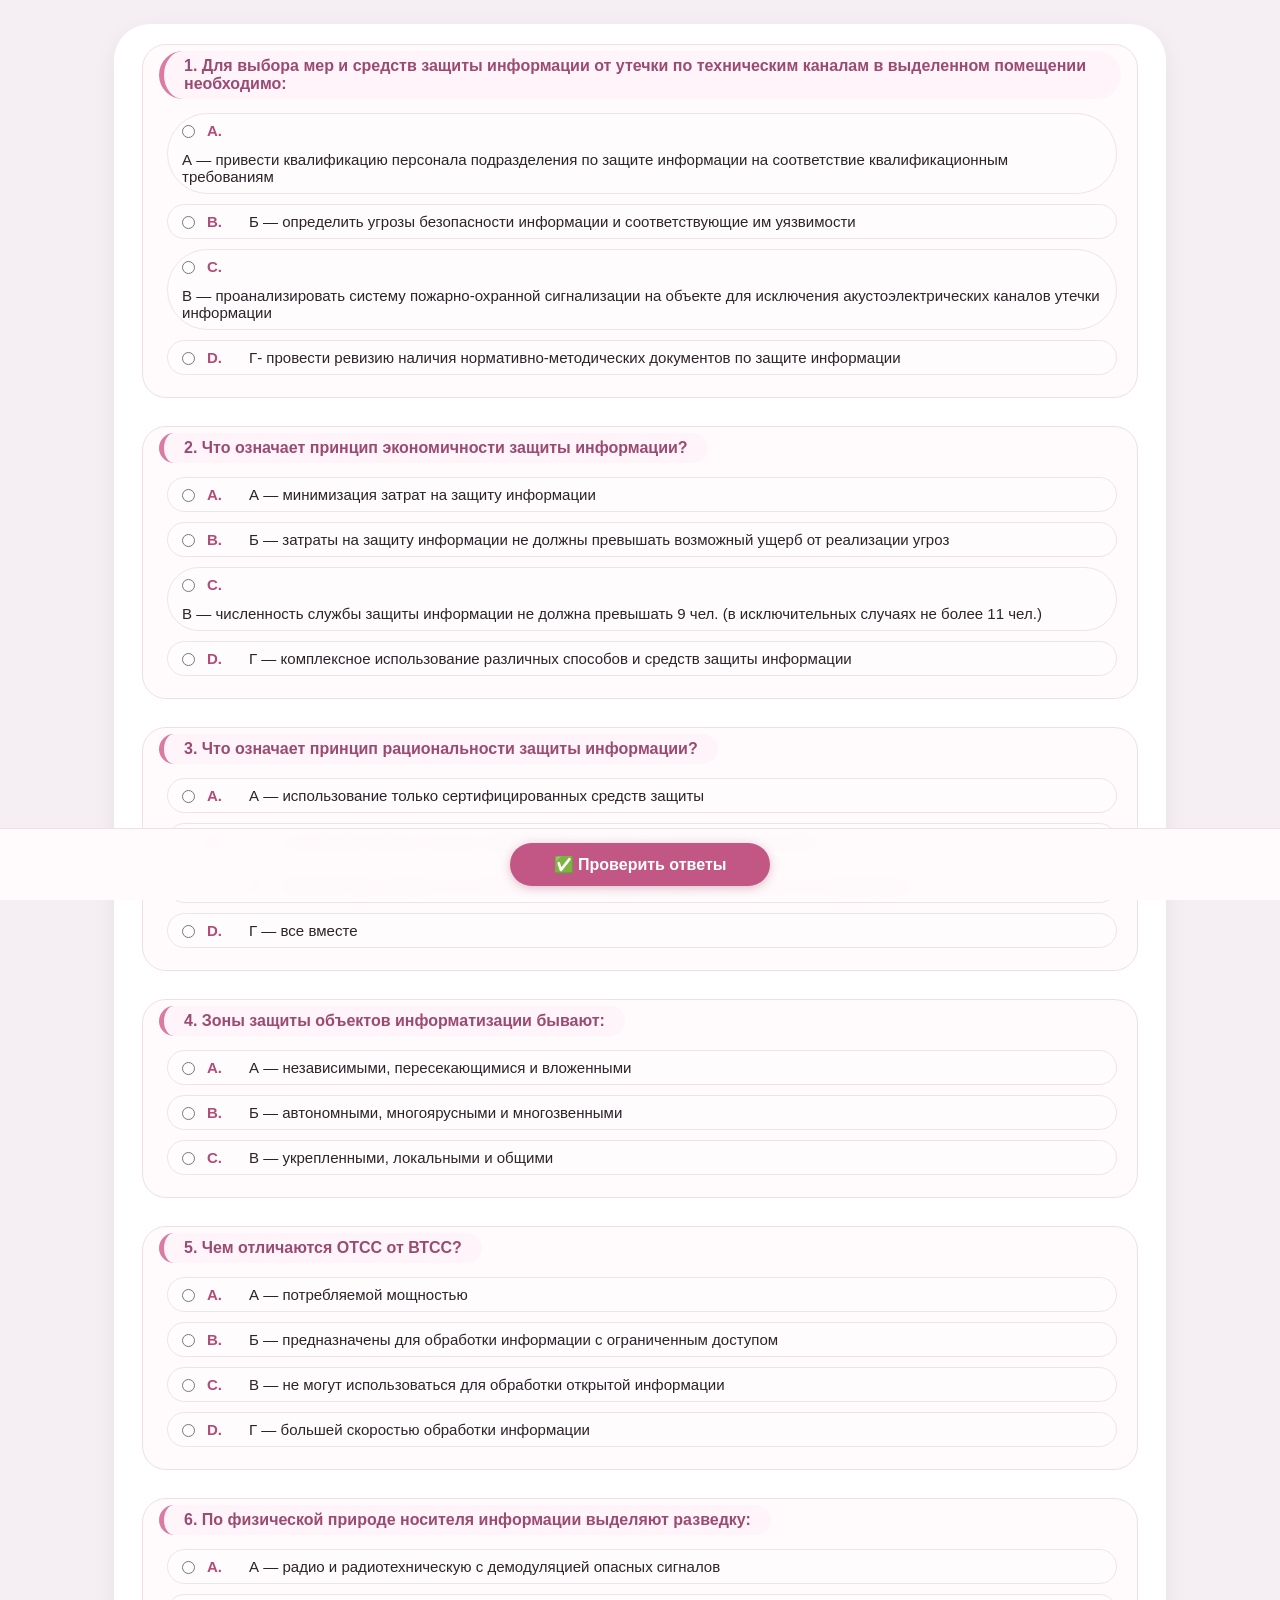
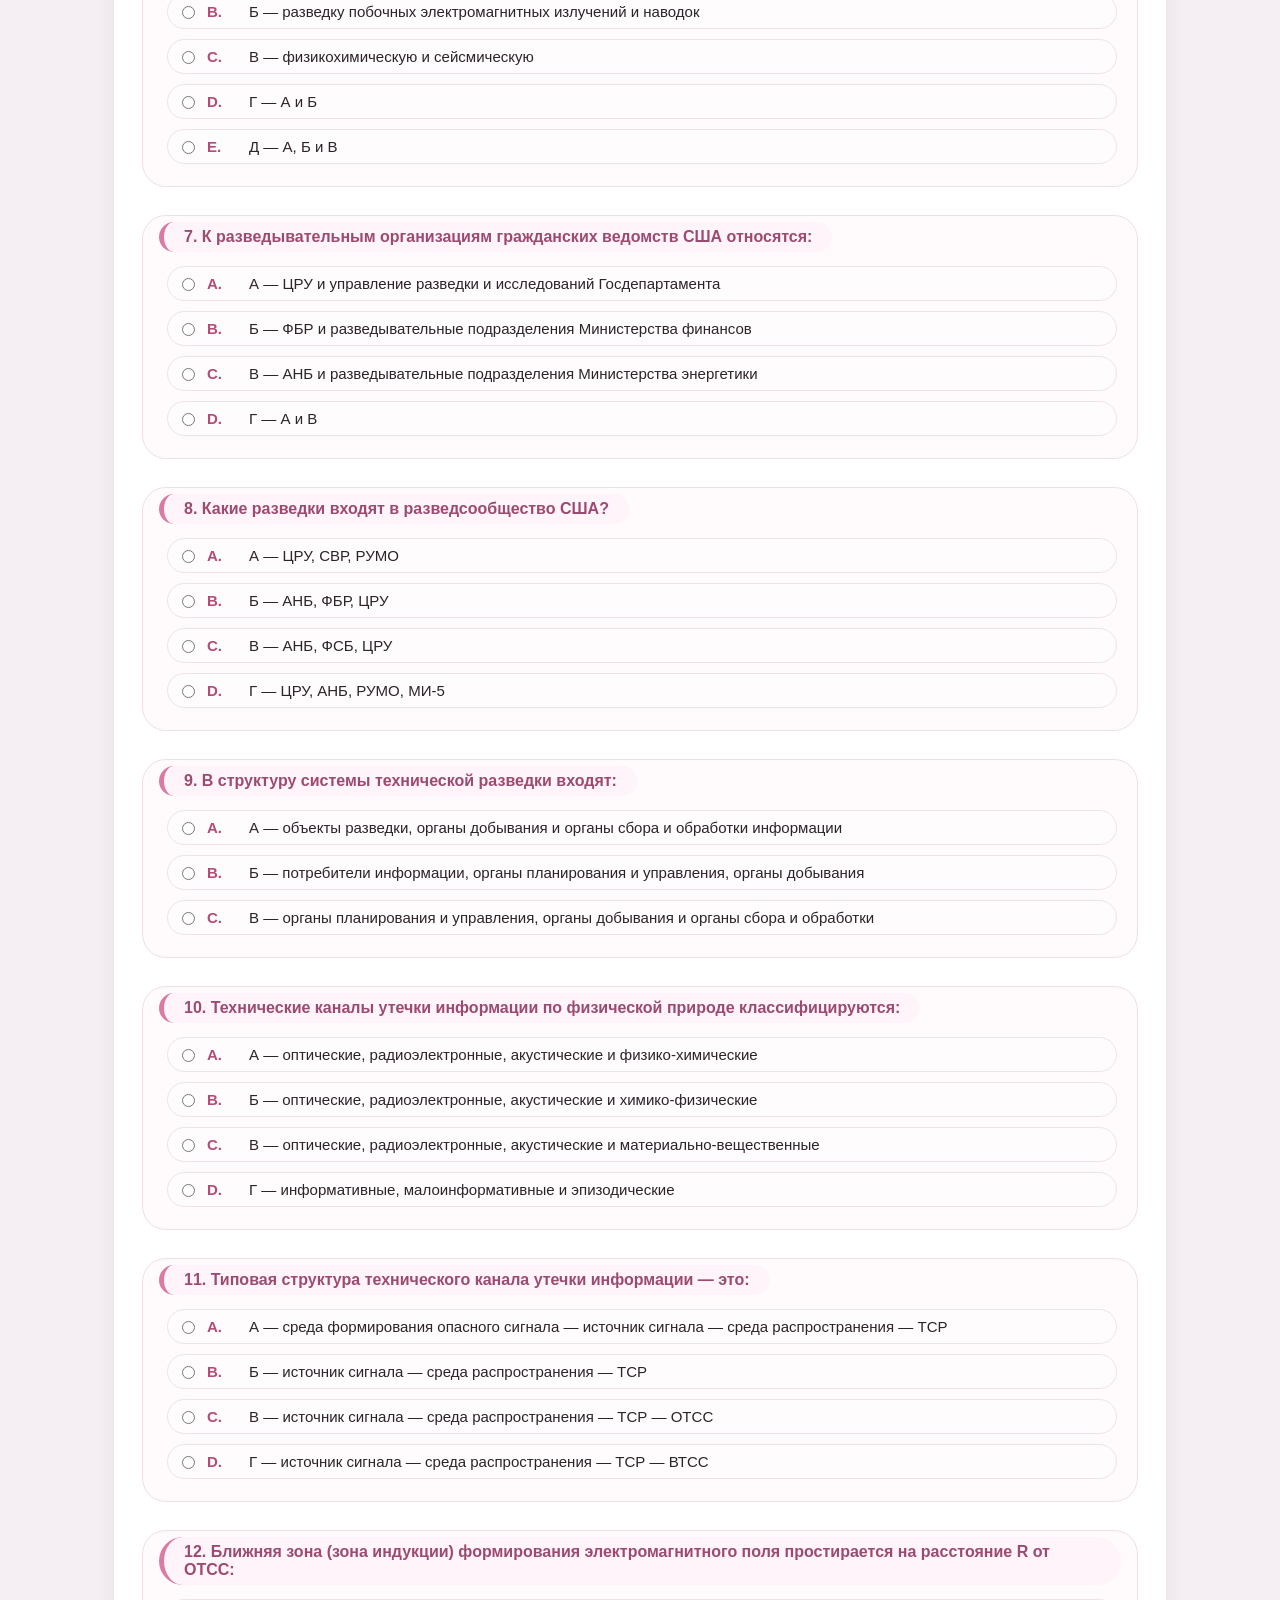
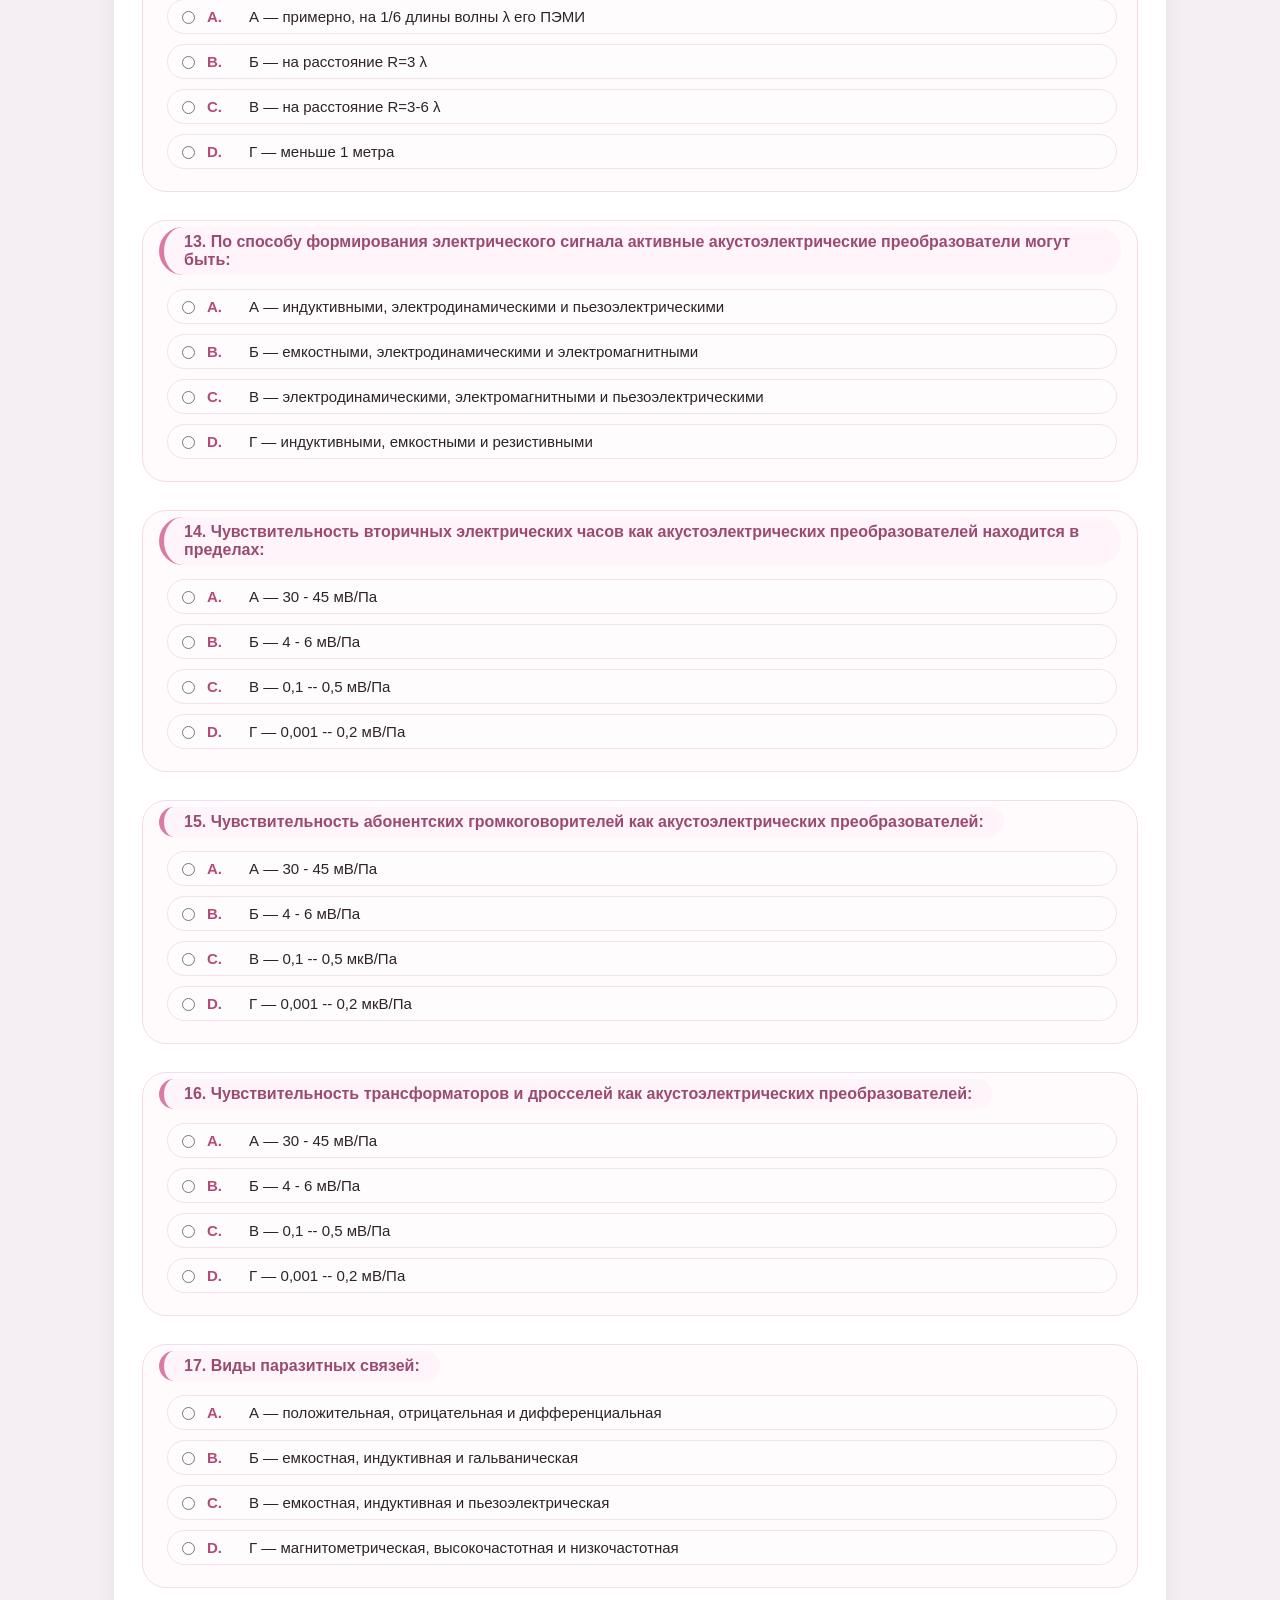
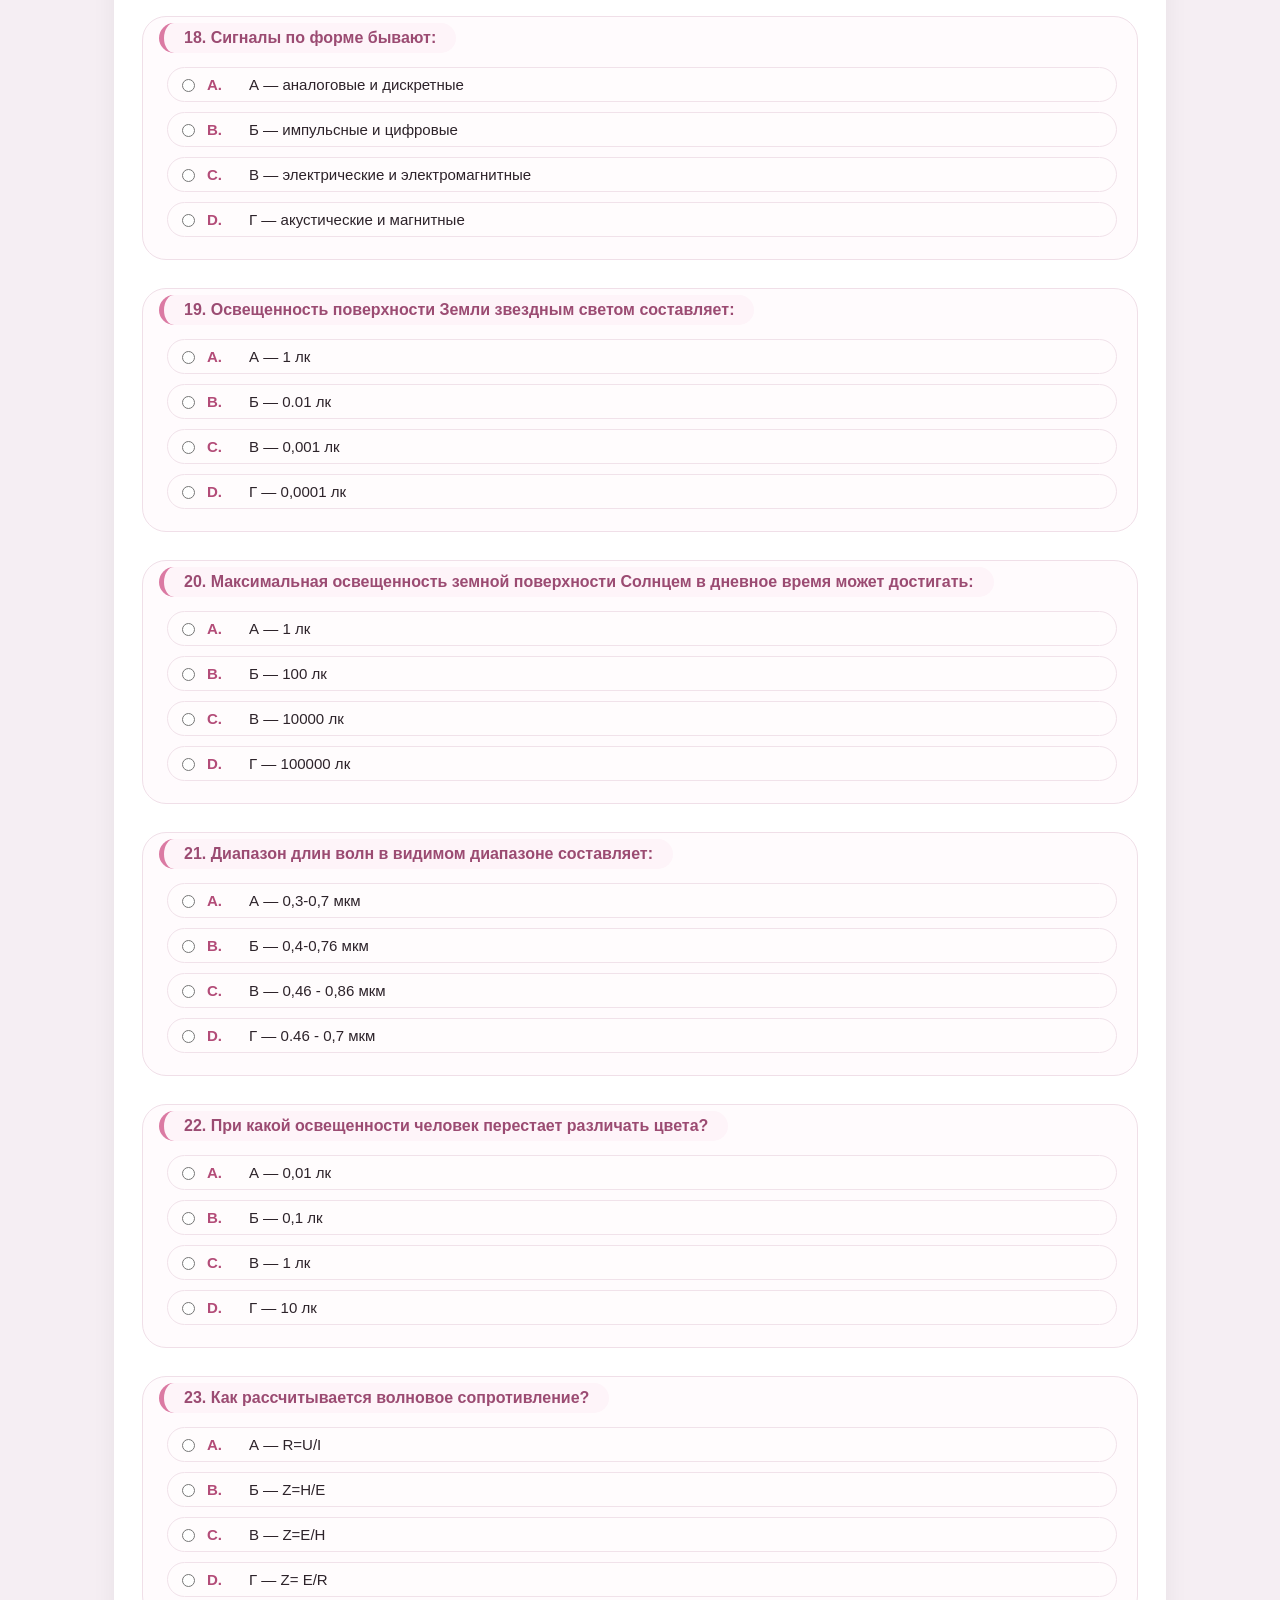
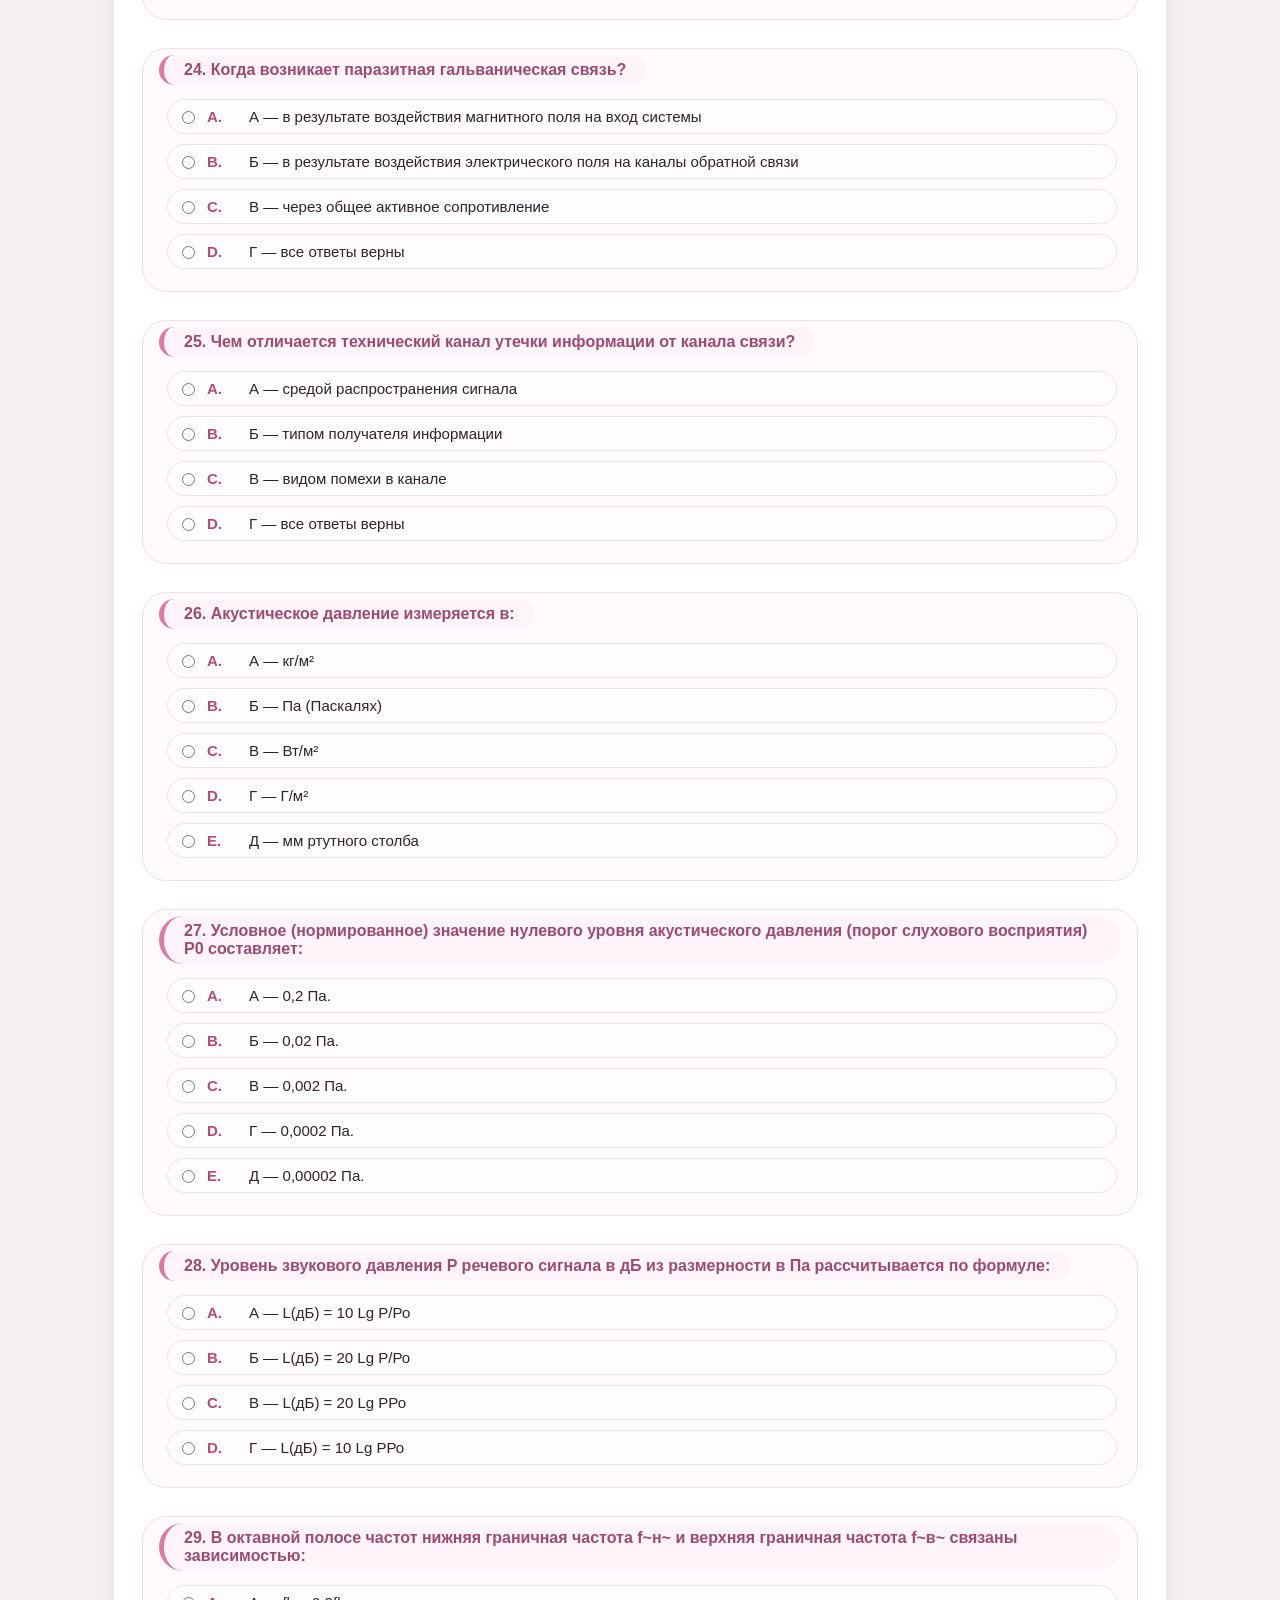
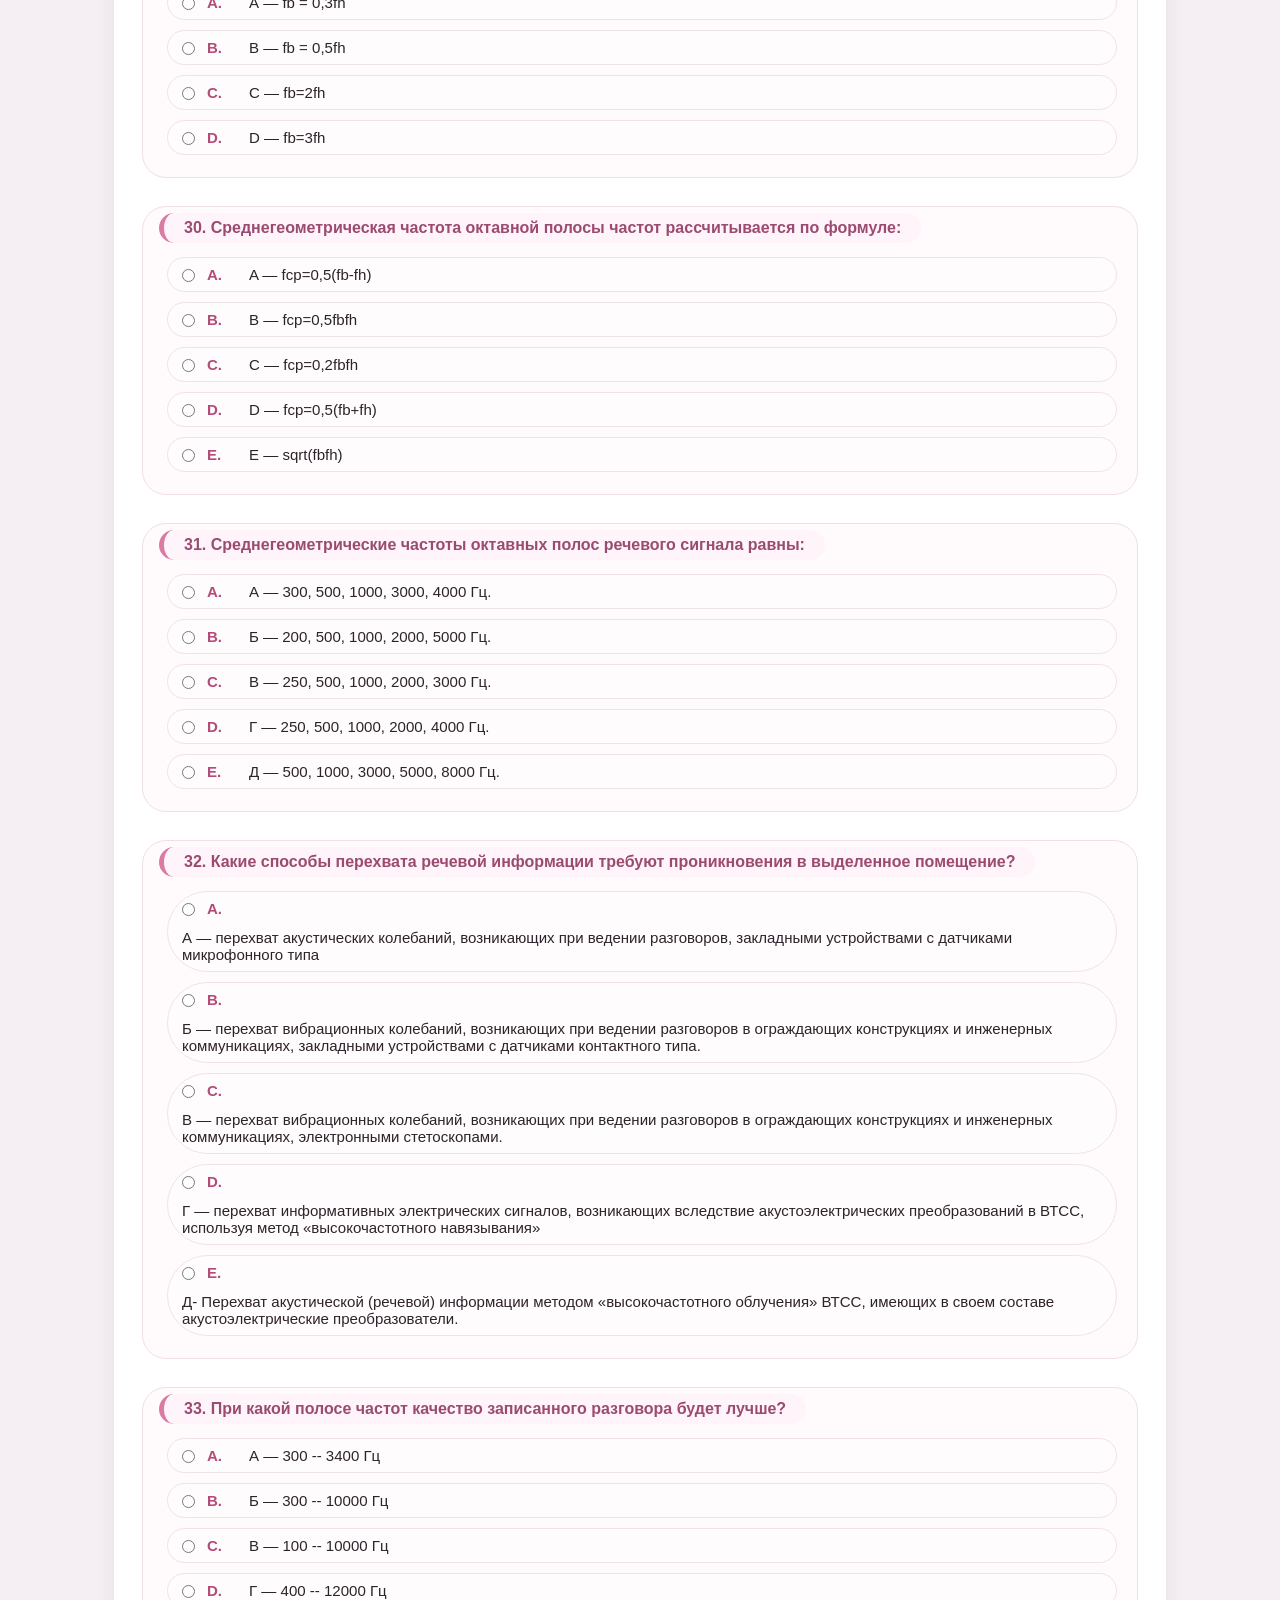
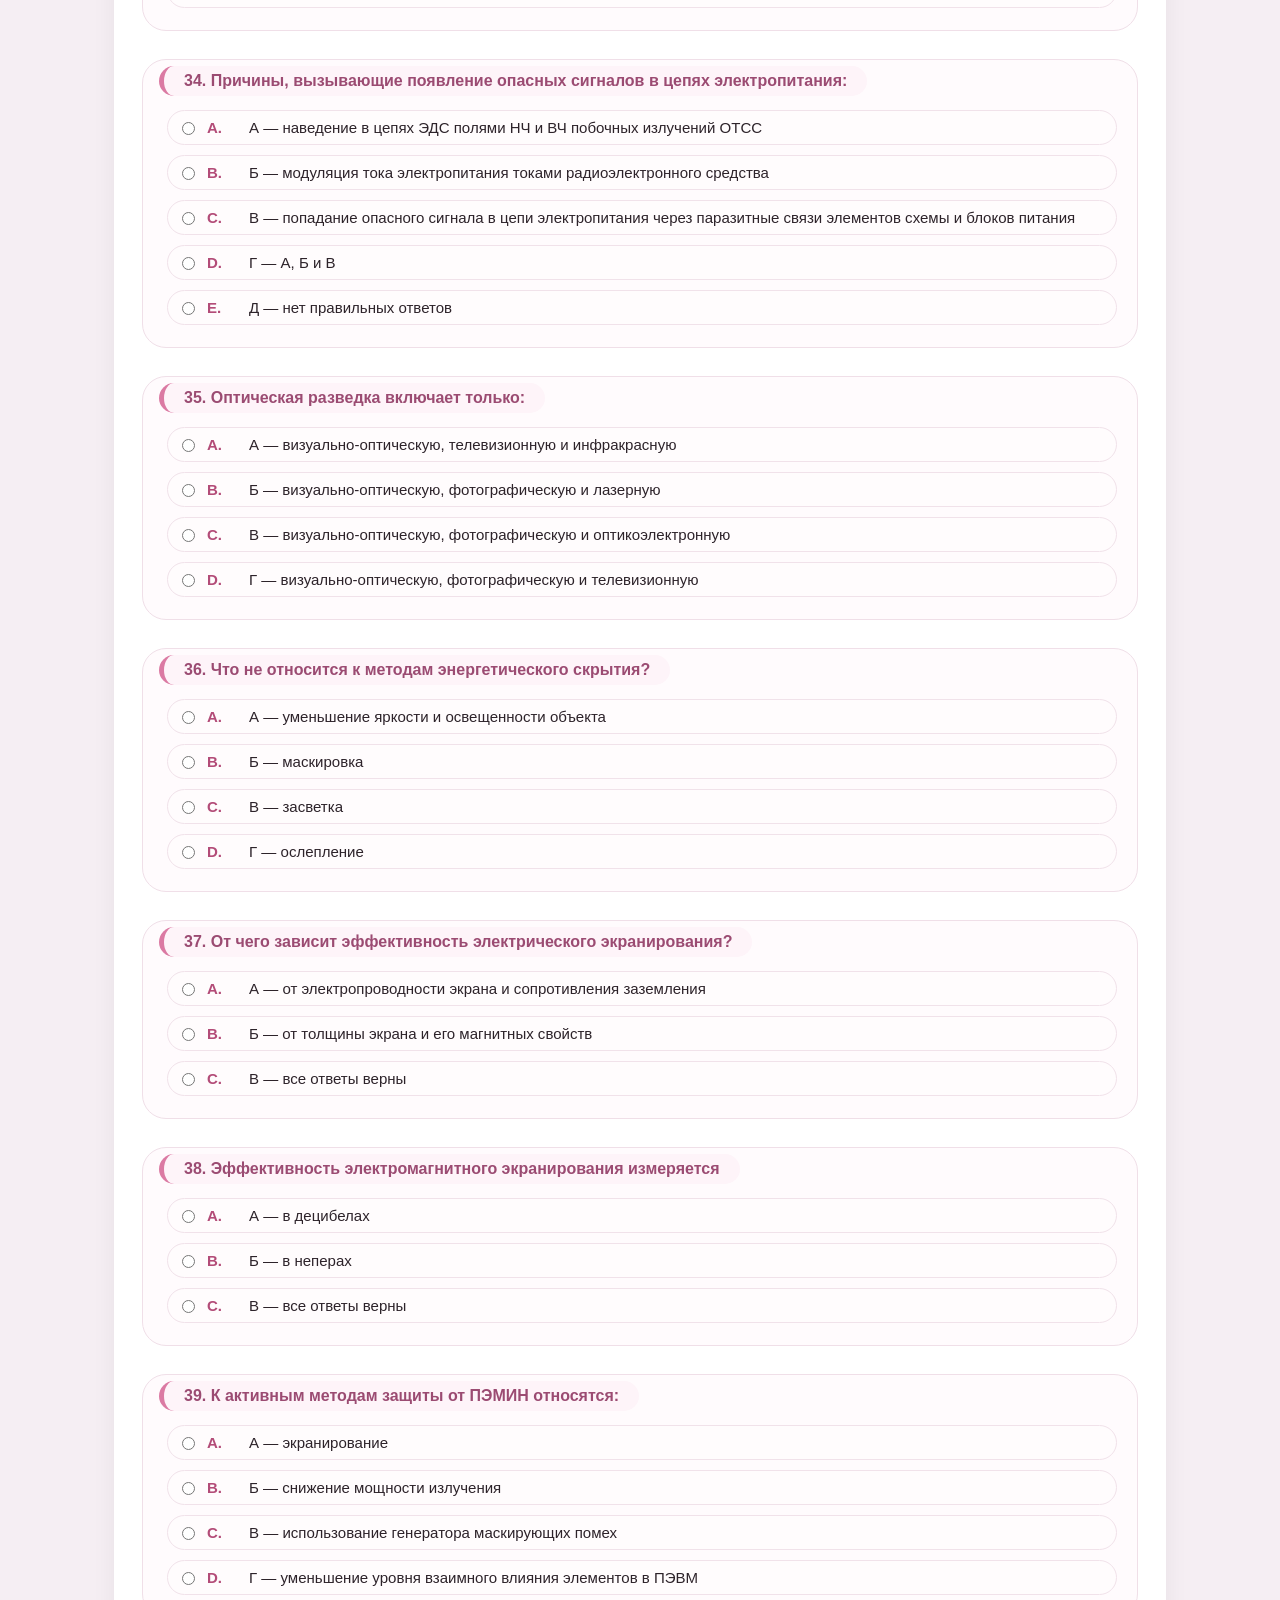
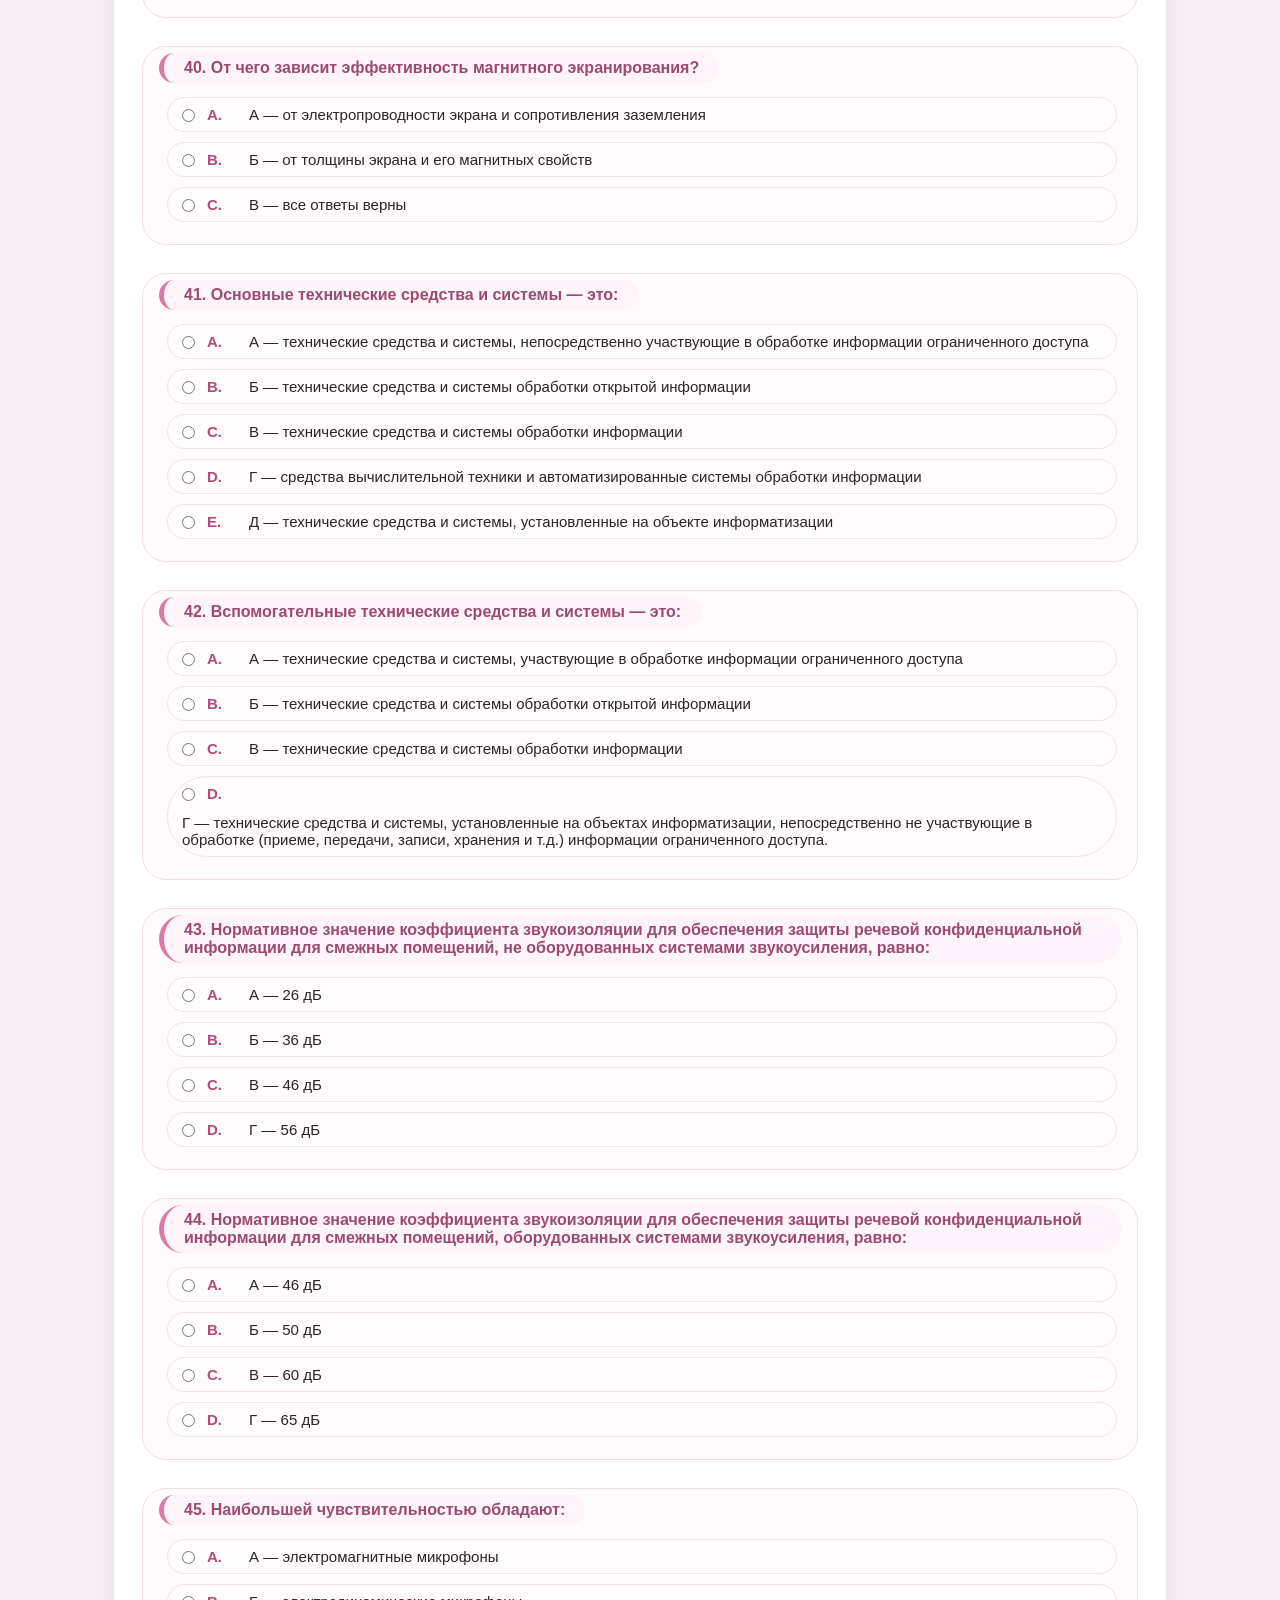
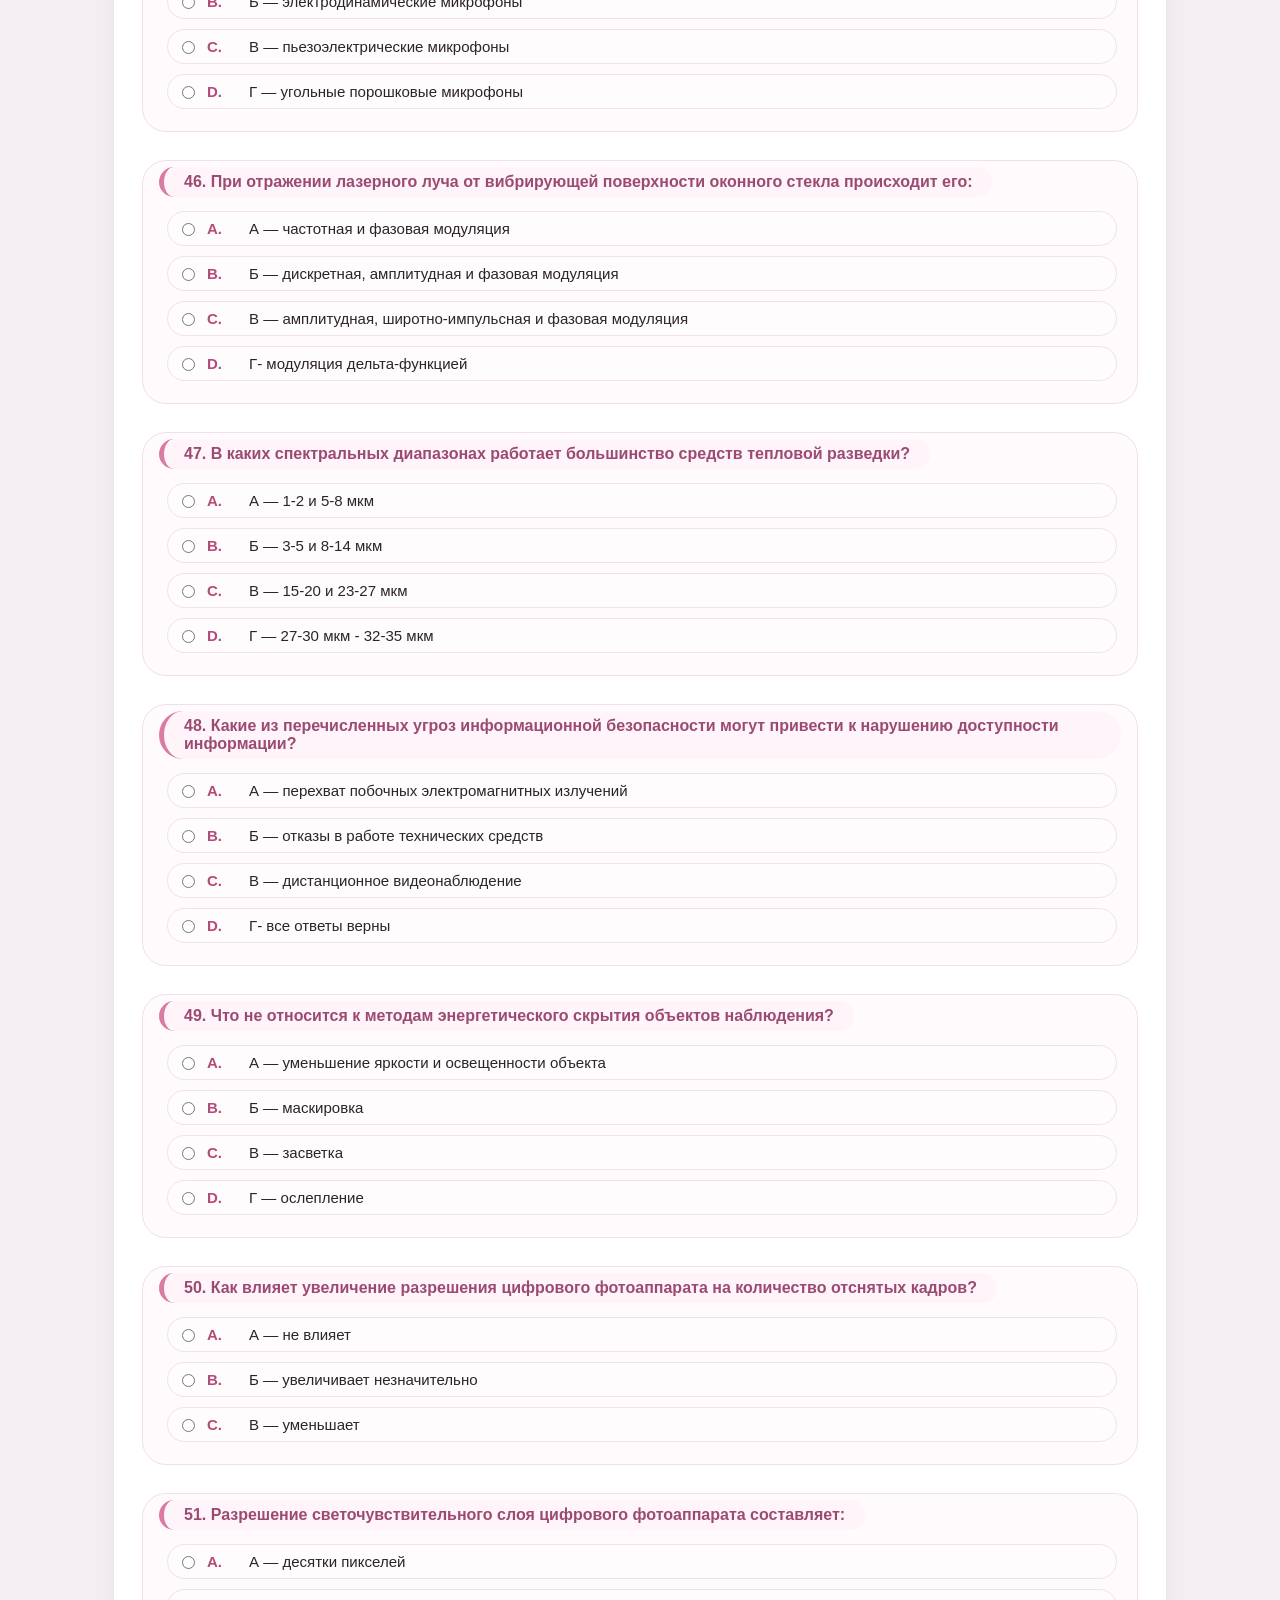
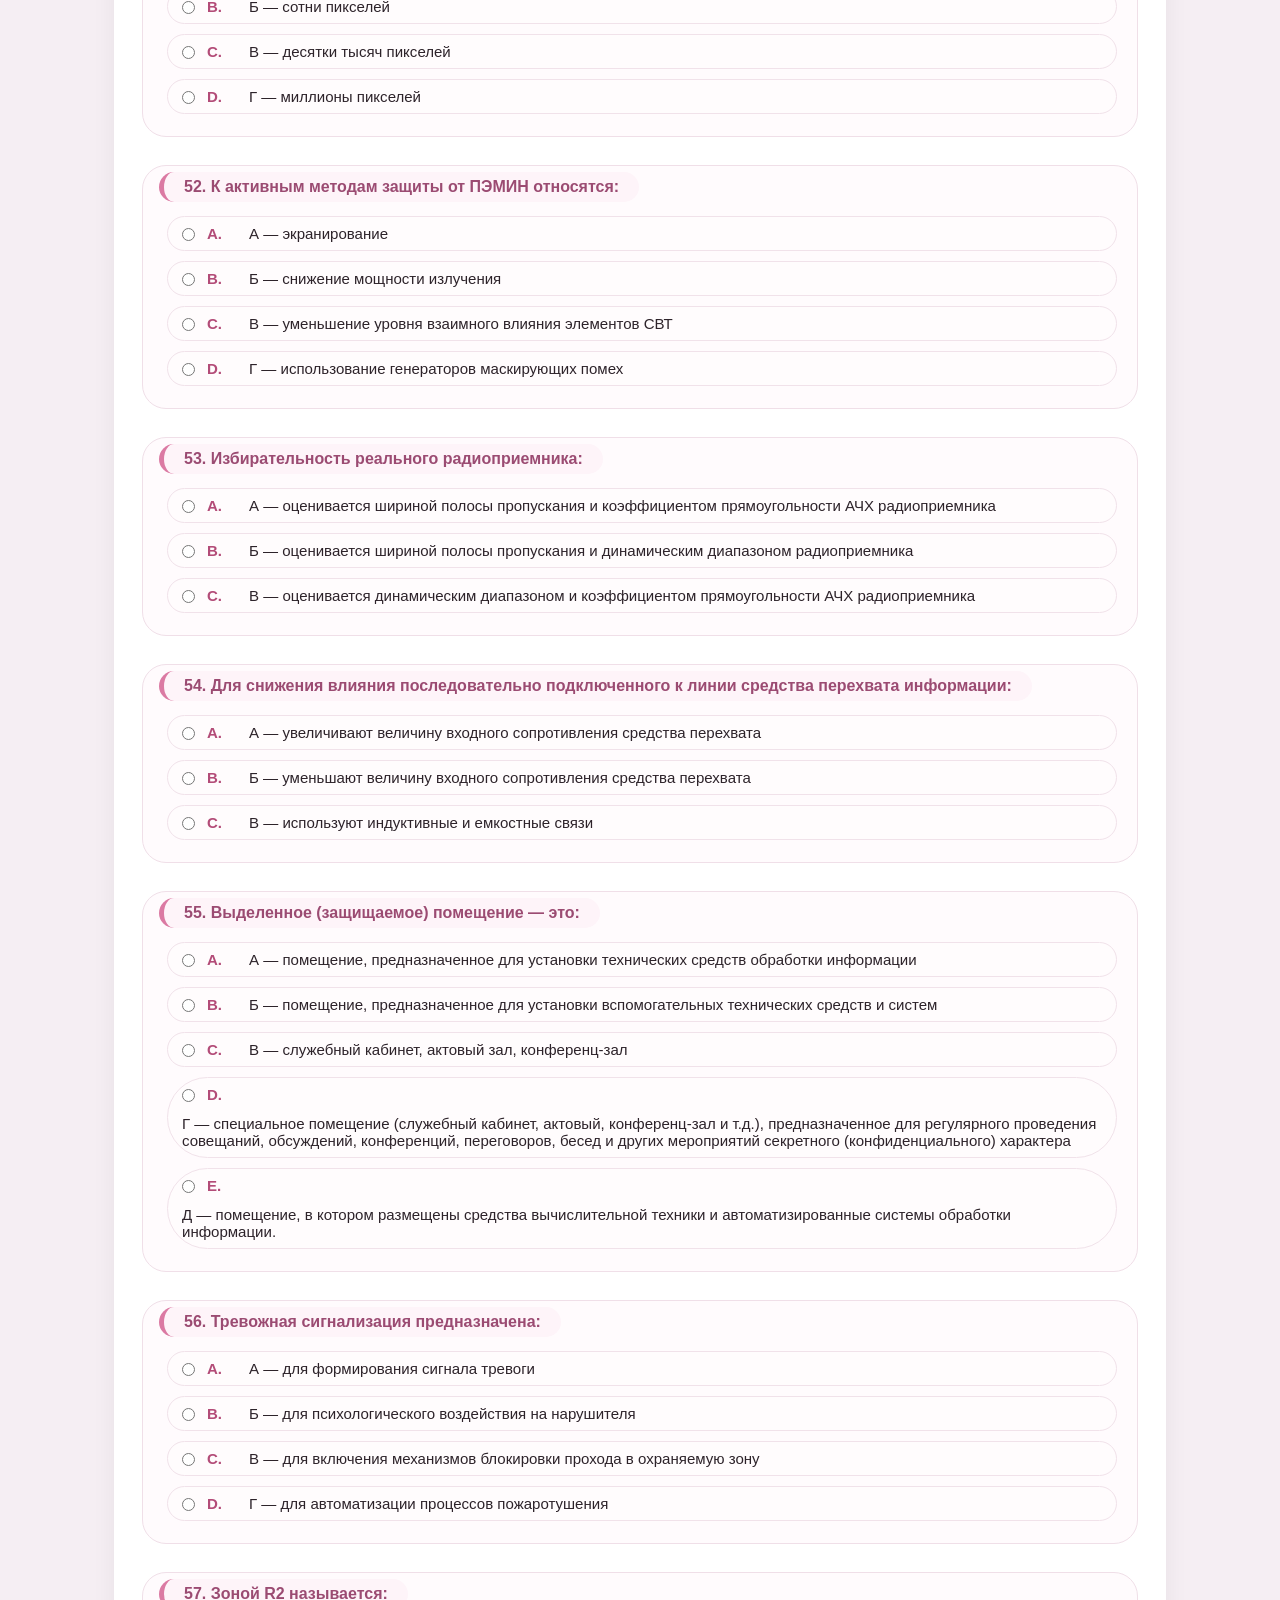
<file: index.html>
<!DOCTYPE html>
<html lang="ru">
<head>
    <meta charset="UTF-8">
    <meta name="viewport" content="width=device-width, initial-scale=1.0, user-scalable=yes">
    <title>Тест: Защита информации от утечки по техническим каналам</title>
    <style>
        * { margin: 0; padding: 0; box-sizing: border-box; }
        body {
            background: #f5eef3;
            font-family: 'Segoe UI', Roboto, sans-serif;
            color: #2d232a;
            padding-bottom: 90px;
        }
        .test-container { max-width: 1100px; margin: 0 auto; padding: 24px 24px 20px; }
        .questions-wrapper {
            background: #ffffff;
            border-radius: 36px;
            box-shadow: 0 8px 24px rgba(0,0,0,0.06);
            padding: 20px 28px;
        }
        .question-card {
            background: #fffbfd;
            border-radius: 24px;
            margin-bottom: 28px;
            padding: 6px 0 12px 0;
            border: 1px solid #f0dfe8;
        }
        .q-title {
            font-weight: 700;
            font-size: 1rem;
            color: #9b4b72;
            background: #fef4f9;
            padding: 6px 20px;
            border-radius: 32px;
            margin-bottom: 14px;
            margin-left: 16px;
            margin-right: 16px;
            display: inline-block;
            border-left: 5px solid #db7aa3;
        }
        .options-list { list-style: none; padding-left: 24px; padding-right: 20px; }
        .options-list li { margin-bottom: 10px; }
        .option-label {
            display: flex;
            align-items: flex-start;
            gap: 12px;
            cursor: pointer;
            padding: 8px 14px;
            border-radius: 48px;
            transition: background 0.15s;
            font-size: 0.94rem;
            background: #fffcfd;
            border: 1px solid #f1e2ea;
            flex-wrap: wrap;
        }
        .option-label:hover { background: #fceef5; }
        input[type="radio"] { margin-top: 3px; flex-shrink: 0; accent-color: #c25785; }
        .opt-letter { font-weight: 600; color: #b34c78; min-width: 30px; }
        .option-img {
            display: inline-block;
            margin-top: 8px;
            margin-left: 42px;
            border-radius: 12px;
            background: #fefafc;
            padding: 8px;
            border: 1px solid #eedbe5;
        }
        .option-img img { display: block; max-width: 50%; height: auto; border-radius: 8px; }
        .correct-opt { background: #d4efdf !important; border-left: 5px solid #2a7f5e !important; }
        .wrong-opt { background: #ffe3ea !important; border-left: 5px solid #d1456b !important; }
        .hint-message {
            font-size: 0.78rem;
            color: #2c6e4f;
            margin-top: 6px;
            margin-left: 48px;
            background: #eaf9f0;
            display: inline-block;
            padding: 4px 16px;
            border-radius: 30px;
        }
        .result-panel {
            background: #faf0f5;
            border-radius: 32px;
            padding: 16px 28px;
            margin-top: 20px;
            text-align: center;
            border-left: 6px solid #c25785;
        }
        .result-score { font-size: 1.8rem; font-weight: 800; color: #a13e66; }
        .bottom-bar {
            position: fixed;
            bottom: 0;
            left: 0;
            right: 0;
            background: rgba(255,250,252,0.96);
            backdrop-filter: blur(8px);
            border-top: 1px solid #f0dfe8;
            padding: 14px 20px;
            display: flex;
            justify-content: center;
            z-index: 100;
        }
        .check-btn {
            background: #c25785;
            border: none;
            padding: 12px 36px;
            font-size: 1rem;
            font-weight: 700;
            color: white;
            border-radius: 60px;
            cursor: pointer;
            width: 260px;
            transition: 0.2s;
            font-family: inherit;
            box-shadow: 0 2px 10px rgba(155,50,90,0.3);
        }
        .check-btn:hover { background: #a54470; transform: scale(1.02); }
    </style>
</head>
<body>
<div class="test-container">
    <div class="questions-wrapper" id="questionsRoot"></div>
    <div id="resultArea" class="result-panel" style="display: none;"></div>
</div>
<div class="bottom-bar">
    <button class="check-btn" id="checkBtn">✅ Проверить ответы</button>
</div>

<script>
// ==============================================================
// ВСЕ 130 ВОПРОСОВ ИЗ ВАШЕГО ФАЙЛА (ПОЛНОСТЬЮ, БЕЗ ПРОПУСКОВ)
// ==============================================================

const QUESTIONS = [
{text:"Для выбора мер и средств защиты информации от утечки по техническим каналам в выделенном помещении необходимо:",options:["А — привести квалификацию персонала подразделения по защите информации на соответствие квалификационным требованиям","Б — определить угрозы безопасности информации и соответствующие им уязвимости","В — проанализировать систему пожарно-охранной сигнализации на объекте для исключения акустоэлектрических каналов утечки информации","Г- провести ревизию наличия нормативно-методических документов по защите информации"],correct:1},
{text:"Что означает принцип экономичности защиты информации?",options:["А — минимизация затрат на защиту информации","Б — затраты на защиту информации не должны превышать возможный ущерб от реализации угроз","В — численность службы защиты информации не должна превышать 9 чел. (в исключительных случаях не более 11 чел.)","Г — комплексное использование различных способов и средств защиты информации"],correct:1},
{text:"Что означает принцип рациональности защиты информации?",options:["А — использование только сертифицированных средств защиты","Б — системный подход к защите информации от утечки по техническим каналам","В — минимизацию ресурсов на обеспечение необходимого уровня безопасности информации","Г — все вместе"],correct:2},
{text:"Зоны защиты объектов информатизации бывают:",options:["А — независимыми, пересекающимися и вложенными","Б — автономными, многоярусными и многозвенными","В — укрепленными, локальными и общими"],correct:0},
{text:"Чем отличаются ОТСС от ВТСС?",options:["А — потребляемой мощностью","Б — предназначены для обработки информации с ограниченным доступом","В — не могут использоваться для обработки открытой информации","Г — большей скоростью обработки информации"],correct:1},
{text:"По физической природе носителя информации выделяют разведку:",options:["А — радио и радиотехническую с демодуляцией опасных сигналов","Б — разведку побочных электромагнитных излучений и наводок","В — физикохимическую и сейсмическую","Г — А и Б","Д — А, Б и В"],correct:1},
{text:"К разведывательным организациям гражданских ведомств США относятся:",options:["А — ЦРУ и управление разведки и исследований Госдепартамента","Б — ФБР и разведывательные подразделения Министерства финансов","В — АНБ и разведывательные подразделения Министерства энергетики","Г — А и В"],correct:1},
{text:"Какие разведки входят в разведсообщество США?",options:["А — ЦРУ, СВР, РУМО","Б — АНБ, ФБР, ЦРУ","В — АНБ, ФСБ, ЦРУ","Г — ЦРУ, АНБ, РУМО, МИ-5"],correct:1},
{text:"В структуру системы технической разведки входят:",options:["А — объекты разведки, органы добывания и органы сбора и обработки информации","Б — потребители информации, органы планирования и управления, органы добывания","В — органы планирования и управления, органы добывания и органы сбора и обработки"],correct:2},
{text:"Технические каналы утечки информации по физической природе классифицируются:",options:["А — оптические, радиоэлектронные, акустические и физико-химические","Б — оптические, радиоэлектронные, акустические и химико-физические","В — оптические, радиоэлектронные, акустические и материально-вещественные","Г — информативные, малоинформативные и эпизодические"],correct:2},
{text:"Типовая структура технического канала утечки информации — это:",options:["А — среда формирования опасного сигнала — источник сигнала — среда распространения — ТСР","Б — источник сигнала — среда распространения — ТСР","В — источник сигнала — среда распространения — ТСР — ОТСС","Г — источник сигнала — среда распространения — ТСР — ВТСС"],correct:1},
{text:"Ближняя зона (зона индукции) формирования электромагнитного поля простирается на расстояние R от ОТСС:",options:["А — примерно, на 1/6 длины волны λ его ПЭМИ","Б — на расстояние R=3 λ","В — на расстояние R=3-6 λ","Г — меньше 1 метра"],correct:0},
{text:"По способу формирования электрического сигнала активные акустоэлектрические преобразователи могут быть:",options:["А — индуктивными, электродинамическими и пьезоэлектрическими","Б — емкостными, электродинамическими и электромагнитными","В — электродинамическими, электромагнитными и пьезоэлектрическими","Г — индуктивными, емкостными и резистивными"],correct:2},
{text:"Чувствительность вторичных электрических часов как акустоэлектрических преобразователей находится в пределах:",options:["А — 30 - 45 мВ/Па","Б — 4 - 6 мВ/Па","В — 0,1 -- 0,5 мВ/Па","Г — 0,001 -- 0,2 мВ/Па"],correct:2},
{text:"Чувствительность абонентских громкоговорителей как акустоэлектрических преобразователей:",options:["А — 30 - 45 мВ/Па","Б — 4 - 6 мВ/Па","В — 0,1 -- 0,5 мкВ/Па","Г — 0,001 -- 0,2 мкВ/Па"],correct:0},
{text:"Чувствительность трансформаторов и дросселей как акустоэлектрических преобразователей:",options:["А — 30 - 45 мВ/Па","Б — 4 - 6 мВ/Па","В — 0,1 -- 0,5 мВ/Па","Г — 0,001 -- 0,2 мВ/Па"],correct:3},
{text:"Виды паразитных связей:",options:["А — положительная, отрицательная и дифференциальная","Б — емкостная, индуктивная и гальваническая","В — емкостная, индуктивная и пьезоэлектрическая","Г — магнитометрическая, высокочастотная и низкочастотная"],correct:1},
{text:"Сигналы по форме бывают:",options:["А — аналоговые и дискретные","Б — импульсные и цифровые","В — электрические и электромагнитные","Г — акустические и магнитные"],correct:0},
{text:"Освещенность поверхности Земли звездным светом составляет:",options:["А — 1 лк","Б — 0.01 лк","В — 0,001 лк","Г — 0,0001 лк"],correct:2},
{text:"Максимальная освещенность земной поверхности Солнцем в дневное время может достигать:",options:["А — 1 лк","Б — 100 лк","В — 10000 лк","Г — 100000 лк"],correct:3},
{text:"Диапазон длин волн в видимом диапазоне составляет:",options:["А — 0,3-0,7 мкм","Б — 0,4-0,76 мкм","В — 0,46 - 0,86 мкм","Г — 0.46 - 0,7 мкм"],correct:1},
{text:"При какой освещенности человек перестает различать цвета?",options:["А — 0,01 лк","Б — 0,1 лк","В — 1 лк","Г — 10 лк"],correct:3},
{text:"Как рассчитывается волновое сопротивление?",options:["А — R=U/I","Б — Z=H/E","В — Z=E/H","Г — Z= E/R"],correct:2},
{text:"Когда возникает паразитная гальваническая связь?",options:["А — в результате воздействия магнитного поля на вход системы","Б — в результате воздействия электрического поля на каналы обратной связи","В — через общее активное сопротивление","Г — все ответы верны"],correct:2},
{text:"Чем отличается технический канал утечки информации от канала связи?",options:["А — средой распространения сигнала","Б — типом получателя информации","В — видом помехи в канале","Г — все ответы верны"],correct:1},
{text:"Акустическое давление измеряется в:",options:["А — кг/м²","Б — Па (Паскалях)","В — Вт/м²","Г — Г/м²","Д — мм ртутного столба"],correct:1},
{text:"Условное (нормированное) значение нулевого уровня акустического давления (порог слухового восприятия) P0 составляет:",options:["А — 0,2 Па.","Б — 0,02 Па.","В — 0,002 Па.","Г — 0,0002 Па.","Д — 0,00002 Па."],correct:4},
{text:"Уровень звукового давления P речевого сигнала в дБ из размерности в Па рассчитывается по формуле:",options:["А — L(дБ) = 10 Lg Р/Ро","Б — L(дБ) = 20 Lg Р/Ро","В — L(дБ) = 20 Lg РРо","Г — L(дБ) = 10 Lg РРо"],correct:1},
{text:"В октавной полосе частот нижняя граничная частота f~н~ и верхняя граничная частота f~в~ связаны зависимостью:",options:["А — fb = 0,3fh","B — fb = 0,5fh","C — fb=2fh","D — fb=3fh"],correct:2},
{text:"Среднегеометрическая частота октавной полосы частот рассчитывается по формуле:",options:["A — fcp=0,5(fb-fh)","B — fcp=0,5fbfh","C — fcp=0,2fbfh","D — fcp=0,5(fb+fh)","E — sqrt(fbfh)"],correct:4},
{text:"Среднегеометрические частоты октавных полос речевого сигнала равны:",options:["А — 300, 500, 1000, 3000, 4000 Гц.","Б — 200, 500, 1000, 2000, 5000 Гц.","В — 250, 500, 1000, 2000, 3000 Гц.","Г — 250, 500, 1000, 2000, 4000 Гц.","Д — 500, 1000, 3000, 5000, 8000 Гц."],correct:3},
{text:"Какие способы перехвата речевой информации требуют проникновения в выделенное помещение?",options:["А — перехват акустических колебаний, возникающих при ведении разговоров, закладными устройствами с датчиками микрофонного типа","Б — перехват вибрационных колебаний, возникающих при ведении разговоров в ограждающих конструкциях и инженерных коммуникациях, закладными устройствами с датчиками контактного типа.","В — перехват вибрационных колебаний, возникающих при ведении разговоров в ограждающих конструкциях и инженерных коммуникациях, электронными стетоскопами.","Г — перехват информативных электрических сигналов, возникающих вследствие акустоэлектрических преобразований в ВТСС, используя метод «высокочастотного навязывания»","Д- Перехват акустической (речевой) информации методом «высокочастотного облучения» ВТСС, имеющих в своем составе акустоэлектрические преобразователи."],correct:0},
{text:"При какой полосе частот качество записанного разговора будет лучше?",options:["А — 300 -- 3400 Гц","Б — 300 -- 10000 Гц","В — 100 -- 10000 Гц","Г — 400 -- 12000 Гц"],correct:2},
{text:"Причины, вызывающие появление опасных сигналов в цепях электропитания:",options:["А — наведение в цепях ЭДС полями НЧ и ВЧ побочных излучений ОТСС","Б — модуляция тока электропитания токами радиоэлектронного средства","В — попадание опасного сигнала в цепи электропитания через паразитные связи элементов схемы и блоков питания","Г — А, Б и В","Д — нет правильных ответов"],correct:3},
{text:"Оптическая разведка включает только:",options:["А — визуально-оптическую, телевизионную и инфракрасную","Б — визуально-оптическую, фотографическую и лазерную","В — визуально-оптическую, фотографическую и оптикоэлектронную","Г — визуально-оптическую, фотографическую и телевизионную"],correct:2},
{text:"Что не относится к методам энергетического скрытия?",options:["А — уменьшение яркости и освещенности объекта","Б — маскировка","В — засветка","Г — ослепление"],correct:1},
{text:"От чего зависит эффективность электрического экранирования?",options:["А — от электропроводности экрана и сопротивления заземления","Б — от толщины экрана и его магнитных свойств","В — все ответы верны"],correct:0},
{text:"Эффективность электромагнитного экранирования измеряется",options:["А — в децибелах","Б — в неперах","В — все ответы верны"],correct:2},
{text:"К активным методам защиты от ПЭМИН относятся:",options:["А — экранирование","Б — снижение мощности излучения","В — использование генератора маскирующих помех","Г — уменьшение уровня взаимного влияния элементов в ПЭВМ"],correct:2},
{text:"От чего зависит эффективность магнитного экранирования?",options:["А — от электропроводности экрана и сопротивления заземления","Б — от толщины экрана и его магнитных свойств","В — все ответы верны"],correct:1},
{text:"Основные технические средства и системы — это:",options:["А — технические средства и системы, непосредственно участвующие в обработке информации ограниченного доступа","Б — технические средства и системы обработки открытой информации","В — технические средства и системы обработки информации","Г — средства вычислительной техники и автоматизированные системы обработки информации","Д — технические средства и системы, установленные на объекте информатизации"],correct:0},
{text:"Вспомогательные технические средства и системы — это:",options:["А — технические средства и системы, участвующие в обработке информации ограниченного доступа","Б — технические средства и системы обработки открытой информации","В — технические средства и системы обработки информации","Г — технические средства и системы, установленные на объектах информатизации, непосредственно не участвующие в обработке (приеме, передачи, записи, хранения и т.д.) информации ограниченного доступа."],correct:3},
{text:"Нормативное значение коэффициента звукоизоляции для обеспечения защиты речевой конфиденциальной информации для смежных помещений, не оборудованных системами звукоусиления, равно:",options:["А — 26 дБ","Б — 36 дБ","В — 46 дБ","Г — 56 дБ"],correct:2},
{text:"Нормативное значение коэффициента звукоизоляции для обеспечения защиты речевой конфиденциальной информации для смежных помещений, оборудованных системами звукоусиления, равно:",options:["А — 46 дБ","Б — 50 дБ","В — 60 дБ","Г — 65 дБ"],correct:2},
{text:"Наибольшей чувствительностью обладают:",options:["А — электромагнитные микрофоны","Б — электродинамические микрофоны","В — пьезоэлектрические микрофоны","Г — угольные порошковые микрофоны"],correct:3},
{text:"При отражении лазерного луча от вибрирующей поверхности оконного стекла происходит его:",options:["А — частотная и фазовая модуляция","Б — дискретная, амплитудная и фазовая модуляция","В — амплитудная, широтно-импульсная и фазовая модуляция","Г- модуляция дельта-функцией"],correct:0},
{text:"В каких спектральных диапазонах работает большинство средств тепловой разведки?",options:["А — 1-2 и 5-8 мкм","Б — 3-5 и 8-14 мкм","В — 15-20 и 23-27 мкм","Г — 27-30 мкм - 32-35 мкм"],correct:1},
{text:"Какие из перечисленных угроз информационной безопасности могут привести к нарушению доступности информации?",options:["А — перехват побочных электромагнитных излучений","Б — отказы в работе технических средств","В — дистанционное видеонаблюдение","Г- все ответы верны"],correct:1},
{text:"Что не относится к методам энергетического скрытия объектов наблюдения?",options:["А — уменьшение яркости и освещенности объекта","Б — маскировка","В — засветка","Г — ослепление"],correct:1},
{text:"Как влияет увеличение разрешения цифрового фотоаппарата на количество отснятых кадров?",options:["А — не влияет","Б — увеличивает незначительно","В — уменьшает"],correct:2},
{text:"Разрешение светочувствительного слоя цифрового фотоаппарата составляет:",options:["А — десятки пикселей","Б — сотни пикселей","В — десятки тысяч пикселей","Г — миллионы пикселей"],correct:3},
{text:"К активным методам защиты от ПЭМИН относятся:",options:["А — экранирование","Б — снижение мощности излучения","В — уменьшение уровня взаимного влияния элементов СВТ","Г — использование генераторов маскирующих помех"],correct:3},
{text:"Избирательность реального радиоприемника:",options:["А — оценивается шириной полосы пропускания и коэффициентом прямоугольности АЧХ радиоприемника","Б — оценивается шириной полосы пропускания и динамическим диапазоном радиоприемника","В — оценивается динамическим диапазоном и коэффициентом прямоугольности АЧХ радиоприемника"],correct:0},
{text:"Для снижения влияния последовательно подключенного к линии средства перехвата информации:",options:["А — увеличивают величину входного сопротивления средства перехвата","Б — уменьшают величину входного сопротивления средства перехвата","В — используют индуктивные и емкостные связи"],correct:1},
{text:"Выделенное (защищаемое) помещение — это:",options:["А — помещение, предназначенное для установки технических средств обработки информации","Б — помещение, предназначенное для установки вспомогательных технических средств и систем","В — служебный кабинет, актовый зал, конференц-зал","Г — специальное помещение (служебный кабинет, актовый, конференц-зал и т.д.), предназначенное для регулярного проведения совещаний, обсуждений, конференций, переговоров, бесед и других мероприятий секретного (конфиденциального) характера","Д — помещение, в котором размещены средства вычислительной техники и автоматизированные системы обработки информации."],correct:3},
{text:"Тревожная сигнализация предназначена:",options:["А — для формирования сигнала тревоги","Б — для психологического воздействия на нарушителя","В — для включения механизмов блокировки прохода в охраняемую зону","Г — для автоматизации процессов пожаротушения"],correct:1},
{text:"Зоной R2 называется:",options:["А — минимальное расстояние от ОТСС до границы контролируемой зоны объекта защиты","Б — пространство вокруг ОТСС, на границе и за пределами которого напряженность электрической или магнитной составляющей электромагнитного поля информативного сигнала превышает допустимое (нормированное) значение","В — пространство вокруг ОТСС, на границе и за пределами которого уровень наведенного от ОТСС информативного сигнала в сосредоточенных антеннах, имеющих выход за пределы контролируемой зоны объекта, не превышает нормированного значения","Г — пространство вокруг ОТСС, на границе и за пределами которого напряженность электрической или магнитной составляющей электромагнитного поля информативного сигнала не превышает допустимого (нормированного) значения.","Д — пространство вокруг ОТСС, на границе и за пределами которого уровень наведенного от ОТСС информативного сигнала в распределенных антеннах, имеющих выход за пределы контролируемой зоны объекта, не превышает нормированного значения."],correct:3},
{text:"Зоной r1 называется:",options:["А — пространство вокруг ОТСС, на границе и за пределами которого напряженность электромагнитного поля не превышает допустимого (нормированного)значения","Б — пространство вокруг ОТСС, на границе и за пределами которого уровень наведенного от ОТСС информативного сигнала в сосредоточенных антеннах не превышает допустимого (нормированного) значения","В — пространство вокруг ОТСС, на границе и за пределами которого уровень наведенного от ОТСС информативного сигнала в распределенных антеннах не превышает допустимого (нормированного)значения","Г — пространство вокруг ОТСС, на границе и за пределами которого напряженность электрической или магнитной составляющей электромагнитного поля информативного сигнала не превышает допустимого (нормированного) значения."],correct:1},
{text:"Зоной r1* называется:",options:["А — пространство вокруг ОТСС, на границе и за пределами которого напряженность электромагнитного поля не превышает допустимого (нормированного)значения","Б — пространство вокруг ОТСС, на границе и за пределами которого уровень наведенного от ОТСС информативного сигнала в сосредоточенных антеннах не превышает допустимого (нормированного)значения","В — пространство вокруг ОТСС, на границе и за пределами которого уровень наведенного от ОТСС информативного сигнала в распределенных антеннах не превышает допустимого (нормированного) значения","Г — минимальное расстояние от ОТСС до случайной антенны"],correct:2},
{text:"Чувствительность контактных микрофонов (вибропреобразователей) составляет:",options:["А — 0,1 -- 1,0 мкВ/Па","Б — 5 -- 10 мкВ/Па","В -- 30 -- 50 мкВ/Па","Г -- 50 -- 100 мкВ/Па"],correct:3},
{text:"Чувствительность микрофонов акустической разведки составляет:",options:["А — 0,1 -- 1,0 мВ/Па","Б — 5 -- 10 мВ/Па","В -- 30 -- 60 мВ/Па","Г -- 50 -- 100 мкВ/Па"],correct:2},
{text:"Что входит в организационную составляющую технической защиты информации?",options:["А — подбор и расстановка персонала","Б — регламентация деятельности сотрудников и технических средств защиты","В — выявление технических каналов утечки информации"],correct:1},
{text:"Какое другое название у измерителя спектра вторичных полей?",options:["А — частотомер","Б — анализатор спектра","В — детектор нелинейных переходов","Г — вторичный спектроанализатор"],correct:2},
{text:"Назначение прибора ST-031 «Пиранья»:",options:["А — для уничтожения радиозакладок в цепях электропитания","Б — для создания акустических тест-сигналов","В — для проверки эффективности электромагнитного экранирования","Г — многофункциональный поисковый прибор"],correct:3},
{text:"Когда система защиты считается эффективной?",options:["А — функционирует непрерывно","Б — перекрывает заданный диапазон частот","В — обеспечивает выполнение требований и норм по защите","Г — имеет минимальную стоимость по критерию «эффективность-стоимость»"],correct:2},
{text:"Диапазон частот, излучаемых нелинейными локаторами:",options:["А — сотни кГц","Б — десятки МГц","В — от сотен МГц до единиц ГГц","Г — 860 - 2500 Гц"],correct:2},
{text:"Дальность обнаружения полупроводникового элемента детектором нелинейных переходов «NR-µ» составляет:",options:["А — не менее 20 см","Б — не менее 30 см","В — не менее 40 см","Г — не менее 50 см"],correct:2},
{text:"Точность локализации электронных устройств негласного съема информации нелинейным локатором составляет:",options:["А — 5-10 см","Б — 20 -30 см","В — 50 -- 60 см"],correct:0},
{text:"Мощность непрерывного излучения большинства детекторов нелинейных переходов не более:",options:["А — 0,1 -- 1 Вт","Б — 3 -- 5 Вт","В — 10 -- 15Вт","Г — 100 Вт"],correct:1},
{text:"Пиковая мощность нелинейного локатора в импульсном режиме может достигать:",options:["А — нескольких мВт","Б — нескольких Вт","В — нескольких десятков Вт","Г — до 400 Вт"],correct:3},
{text:"Нормированное значение отношения сигнал/помеха для информации с грифом «секретно» составляет:",options:["А — 0,1","Б — 0,2","В — 0,3","Г — 0,5"],correct:2},
{text:"Лицензирование деятельности в области технической защиты информации и сертификацию средств защиты осуществляет:",options:["А — ФСБ РФ","Б — СВР РФ","В — ФСТЭК России","Г — МО РФ"],correct:2},
{text:"Виды отражений в оптическом диапазоне:",options:["А — ортогональное, диффузное, зеркальное","Б — прямолинейное, зеркальное","В — дисперсное, зеркальное, смешанное","Г — зеркальное, диффузное, смешанное"],correct:3},
{text:"Пропускная способность канала связи:",options:["А — тем больше, чем меньше полоса пропускания частот и выше отношение сигнал/шум на входе приемника канала связи","Б — тем меньше, чем меньше полоса пропускания частот и выше отношение сигнал/шум на входе приемника канала связи","В — тем больше, чем больше полоса пропускания частот и выше отношение сигнал/шум на входе приемника канала связи","Г — тем больше, чем меньше полоса пропускания частот и меньше отношение сигнал/шум на входе приемника канала связи"],correct:2},
{text:"По соотношению спектра помех и полезных сигналов помехи подразделяются на:",options:["А — прицельные и пространственные","Б — заградительные и линейные","В — заградительные и прицельные","Г — заградительные и пространственные"],correct:2},
{text:"Укажите правильно составленную схему электромагнитного технического канала утечки информации:",options:["А","Б","В","Г"],correct:0, hasImages:true, imgFolder:"77", imgNames:["A","B","C","D"]},
{text:"Укажите правильно составленную схему электрического технического канала утечки информации, вызванного наводками информативных побочных и (или) паразитных электромагнитных излучений ОТСС (ТСПИ) в случайных антеннах",options:["А","Б","В"],correct:2, hasImages:true, imgFolder:"78", imgNames:["A","B","C"]},
{text:"Случайной антенной являются:",options:["А — вспомогательные технические средства и системы (ВТСС), соединительные линии которых выходят за пределы контролируемой зоны.","Б — соединительные линии ВТСС, посторонние проводники, линии электропитания и цепи заземления, выходящие за пределы контролируемой зоны.","В — соединительные линии ВТСС и посторонние проводники, не выходящие за пределы контролируемой зоны.","Г — цепи заземления, не выходящие за пределы контролируемой зоны."],correct:1},
{text:"К случайной антенне со сосредоточенными параметрами относятся:",options:["А — соединительные линии вспомогательных технических средств и систем (ВТСС), которые не выходят за пределы контролируемой зоны.","Б — компактные технические средства, соединительные линии которых выходят за пределы контролируемой зоны.","В — датчики охранной и пожарной сигнализации локальной системы охранно-пожарной сигнализации, все элементы которой, включая приборы приемно-контрольные, располагаются в пределах контролируемой зоны.","Д — инженерные коммуникации, выходящие за пределы контролируемой зоны."],correct:1},
{text:"Информативный сигнал:",options:["А — физические поля, возникающие при обработке информации техническими средствами.","Б — побочные электромагнитные колебания, возникающие при работе СВТ.","В — паразитные электромагнитные излучения технических средств обработки информации.","Г — информация, переданная или полученная пользователем информационно-телекоммуникационной сети.","Д — сигнал, по параметрам которого может быть определена защищаемая информация."],correct:4},
{text:"К естественным техническим каналам утечки информации, обрабатываемой основными техническими средствами (ОТСС), относятся:",options:["А — электромагнитные и электрические технические каналы утечки информации.","Б — технические каналы утечки информации, создаваемые путем «высокочастотного облучения» ОТСС.","В — технические каналы утечки информации, создаваемые путем «высокочастотного облучения» ВТСС.","Г — технические каналы утечки информации, создаваемые путем внедрения в ОТСС электронных устройств перехвата информации (закладных устройств)."],correct:0},
{text:"К специально создаваемым техническим каналам утечки информации, обрабатываемой техническими средствами (ТСПИ), относятся:",options:["А — электромагнитные технические каналы утечки информации.","Б — электрические технические каналы утечки информации.","В — акустоэлектрические технические каналы утечки информации.","Г — технические каналы утечки информации, создаваемые путем внедрения в ОТСС электронных устройств перехвата информации (закладных устройств)."],correct:3},
{text:"Укажите правильно составленную схему специально создаваемого технического канала утечки информации, обрабатываемой ОТСС (ТСПИ):",options:["А","Б","В","Г"],correct:1, hasImages:true, imgFolder:"84", imgNames:["A","B","C","D"]},
{text:"Как расшифровывается термин «ПЭМИН»?",options:["A. Переменное электромагнитное излучение и наводки","Б. Побочные электромагнитные излучения и наводки","В. Постоянное электромагнитное измерение наводок","Г. Побочная электромагнитная индукция"],correct:1},
{text:"От чего зависит радиус зоны перехвата информативных ПЭМИ?",options:["A. От чувствительности приемника TCP","Б. От отношения опасный сигнал/помеха в точке приема","В. От уровня наведенного электрического сигнала","Г. А и Б","Д. Все варианты неверны"],correct:3},
{text:"Что обычно понимается под аппаратной закладкой?",options:["A. Вредоносное ПО, внедряемое в систему обработки данных","Б. Скрытый алгоритм шифрования данных","В. Внедренное средство маскировки радиосигналов на объекте информатизации","Г. Устройство перехвата информации, скрытно внедряемое на объекте информатизации"],correct:3},
{text:"От чего зависит уровень наводимых опасных сигналов ОТСС в линиях ВТСС?",options:["A. От уровня излучаемых информативных сигналов","Б. От длины совместного пробега и расстояний между линиями ОТСС и линиями ВТСС","В. От величины сопротивления заземления ОТСС и ВТСС","Г. A и B","Д. Все варианты верны"],correct:4},
{text:"Что означает понятие зоны R2 в контексте защиты информации?",options:["А. Радиус возможного перехвата информации по каналу ПЭМИ","Б. Радиус возможного перехвата информации в антеннах с распределенными параметрами","В. Радиус возможного перехвата информации в антеннах со сосредоточенными параметрами","Г. Б и В","Д. А и В"],correct:0},
{text:"Что представляет собой зона r1?",options:["A. Радиус зоны, где информация не может быть перехвачена в случайных антеннах","Б. Радиус зоны, где информация может быть перехвачена в случайных антеннах со средоточенными параметрами","В. Радиус зоны, где информация может быть перехвачена в случайных антеннах с распределенными параметрами","Г. Нет правильного ответа"],correct:1},
{text:"От чего существенно зависит угроза утечки информации от акустоэлектрического преобразователя?",options:["A. От его чувствительности","Б. От его полосы пропускания","В. От питающего напряжения ВТСС","Г. От А и Б","Д. Все варианты верны"],correct:3},
{text:"Как иначе называются акустоэлектромагнитные технические каналы утечки речевой информации?",options:["A. Акустические с преобразованием магнитного поля","Б. Акустопьезоэлектрические","В. Широтно-Импульсные","Г. Параметрические"],correct:3},
{text:"Какой диапазон частот является наиболее информативным для речевого сигнала?",options:["A. 100--500 Гц","Б. 300--3000 Гц","В. 5000--10000 Гц","Г. 20--20000 Гц"],correct:1},
{text:"Какой основной недостаток листовых металлических экранов?",options:["A. Невысокая эффективность экранирования","Б. Недостаточная прочность и долговечность","В. Высокая стоимость и сложность монтажа","Г. Подверженность коррозии"],correct:2},
{text:"Что используется в качестве токопроводящих пигментов в красках?",options:["A. Коллоидное серебро, графит, сажа","Б. Железные и алюминиевые стружки","В. Обогащенный кварцевый песок, сажа","Г. Размолотая металлическая фольга и полимерные волокна"],correct:0},
{text:"Какие параметры важны для металлических сеток?",options:["A. Толщина и габариты сетки","Б. Размеры ячейки (расстояние между проволоками, радиус проволоки, ее удельная проводимость)","В. Прозрачность сетки, её форма и материал изоляции сетки","Г. А и В"],correct:1},
{text:"Какой недостаток имеют токопроводящие краски?",options:["A. Высокая стоимость","Б. Сложность применения","В. Устойчивость к климатическим условиям","Г. Высокий износ по сравнению с металлическими экранами"],correct:3},
{text:"Какой метод экранирования является наиболее эффективным для защиты от низкочастотных магнитных полей?",options:["A. Электростатическое экранирование","Б. Электромагнитное экранирование","В. Использование многослойных экранов","D. Окрашивание поверхности токопроводящей краской"],correct:2},
{text:"Какое вещество не используется в составе токопроводящих красок?",options:["A. Графит","Б. Сажа","В. Целлюлоза","Г. Оксиды металлов"],correct:2},
{text:"Какой материал обладает наибольшей магнитной проницаемостью?",options:["A. Медь","Б. Железо","В. Алюминий"],correct:1},
{text:"Какими показателями оценивается эффективность защиты речевой информации?",options:["A. Коэффициентом звукоизоляции ограждающих конструкций и показателем словесной разборчивости речи","Б. Количеством октавных полос речевого сигнала и расстоянием до источника звука","В. А и Б","Г. Нет правильного ответа"],correct:0},
{text:"Когда достигается наилучший эффект противодействия подслушиванию?",options:["A. При использовании белого шума","Б. При использовании «розового шума»","В. При использовании низкочастотного шума","Г. При использовании ультразвукового излучения"],correct:1},
{text:"Что является одним из основных методов противодействия подслушиванию?",options:["A. Использование высокочастотной модуляции","Б. Использование низкочастотных колебаний","В. А и Б","Г. Нет правильного ответа"],correct:3},
{text:"Какие каналы утечки речевой информации существуют?",options:["A. Прямые воздушные и акустовибрационные","Б. Акустоэлектрические и акустоэлектромагнитные","В. Акустооптические и оптико-электронные","Г. А, Б и В","Д. В соответствии с ГОСТ принята другая классификация каналов утечки"],correct:3},
{text:"Что такое словесная разборчивость?",options:["A. Качество воспроизведения речи","Б. Количество слов в предложении","В. Частотный диапазон колебаний воспроизводимой речи","Г. Нет правильного ответа"],correct:0},
{text:"Какие методы применяются для акустической защиты помещений?",options:["A. Пассивные и активные","Б. Рациональные и эмпирические","В. Расчетные и практические","Г. Нет правильного ответа"],correct:0},
{text:"Что называется опасной зоной R2 в контексте защиты информации?",options:["A. Зона, где расположены технические средства разведки","Б. Зона с максимальной напряженностью электромагнитного поля","В. Пространство, на границе и за пределами которого напряженность электромагнитного поля не превышает нормированного значения","Г. Пространство, на границе и за пределами которого уровень звукового давления не превышает нормированного значения","Д. В и Г."],correct:2},
{text:"Что подразумевается под контролируемой зоной объекта?",options:["А. Территория внутри охраняемого периметра предприятия","Б. Участок, на границе которого напряженность э/м поля снижается до безопасного уровня","В. Территория, контролируемая по возможности размещения в ней ТСР","Г. Контроль использования зоны действия Wi-Fi сети"],correct:2},
{text:"К чему может привести самовозбуждение усилителей звука на частотах 100-500 кГц?",options:["A. К паразитной генерации УНЧ","Б. К перегреву канала усиления","B. К модуляции высокочастотного сигнала речью","Г. А и Б","Д. А и В"],correct:4},
{text:"Что представляет собой спектр сигнала?",options:["А. Множество амплитуд и начальных фаз гармонических колебаний кратных частот, сумма которых равна сигналу S(t).","Б. Пространственное распределение электромагнитного поля вокруг источника сигнала.","В. Временную последовательность э/м импульсов, передаваемых устройством.","Г. График зависимости мощности сигнала от времени передачи."],correct:0},
{text:"Как определяется опасная зона R2 перехвата информационного ПЭМИ?",options:["A. Расстояние, на котором сигнал полностью исчезает.","Б. Пространство, где напряженность электромагнитного поля превышает допустимое нормированное значение.","B. Зона, где приемник TCP блокируется помехами.","Г. Область, в которой невозможно размещение ТСР."],correct:1},
{text:"Как рассчитывается ближняя зона (зона индукции) формирования электромагнитного поля?",options:["A. Область, где сигнал усиливается в 10 раз.","Б. Зона, в которой электромагнитное поле ослабевает в 10 раз.","B. Пространство, примерно равное 6 λ длины волны его ПЭМИ.","Г. Расстояние от ОТСС, примерно равное 1/6 длины волны λ его ПЭМИ."],correct:3},
{text:"Какой из следующих методов защиты информации является активным?",options:["А. Электромагнитное экранирование","Б. Использование высокочастотных электрических фильтров","В. Вибро-акустическое зашумление","Г. Активное повышение звукоизоляции","Д. В и Г."],correct:2},
{text:"В каком диапазоне частот в основном циркулирует речевая информация?",options:["А. 20 Гц -- 20 кГц","Б. 150 Гц -- 8 кГц","Г. 500 Гц -- 1000 Гц","Д. 1 кГц -- 10 кГц"],correct:1},
{text:"Какие факторы влияют на качество оптического канала утечки информации?",options:["А. Уровень фоновых акустических шумов","Б. Параметры атмосферы","В. Интенсивность электромагнитного поля","Г. Применение светофильтров","Д. А и Б","Е. Б и Г"],correct:5},
{text:"Какой из методов защиты речевой информации является активным?",options:["А. Звукопоглощение","Б. Активное использование звукоизолирующих материалов","В. Звукоотражение","Г. Использование генераторов акустического шума","Д. Б и Г"],correct:3},
{text:"Какой показатель используется для оценки эффективности защиты речевой информации?",options:["А. Уровень шума в точке расположения ТСР","Б. Словесная разборчивость речи","В. Слоговая разборчивость речи","Г. Коэффициент звукоизоляции","Д. Б и Г"],correct:4},
{text:"Какой канал передачи данных используется при установке аппаратных кейлоггеров?",options:["А. Wi-Fi","Б. Bluetooth","В. Проводное соединение Ethernet","Г. Радиоканал","Д. Ближний диапазон ИК- канала"],correct:3},
{text:"Какой тип контроллера телефонной линии используется для несанкционированного подключения без физического разрыва проводов?",options:["А. Параллельный контроллер","Б. Последовательный контроллер","В. Индукционный контроллер","Г. Лазерный контроллер"],correct:2},
{text:"Структура сотовой сети GSM характеризуется разделением каналов по:",options:["А. Только по времени","Б. По времени и по частоте","В. По коду и по мощности сигнала","Г. По географическому расположению базовых станций"],correct:1},
{text:"Что является основным классификационным признаком ТКУИ?",options:["А. Время функционирования","Б. Физическая природа носителя информации","В. Информативность","Г. Структура канала"],correct:1},
{text:"Что такое ОТСС?",options:["А. Основные технические средства и системы","Б. Основные технологические системы и связи","В. Открытые телекоммуникационные сети связи","Г. Оборудование тестовых систем связи"],correct:0},
{text:"Что такое аппаратная закладка?",options:["А. Программа для шифрования данных","Б. Скрытно установленное устройство перехвата информации","В. Миниатюрное аппаратное средство для шифрования и передачи информации","Г. Аппаратный Модуль для усиления ВЧ -сигналов"],correct:1},
{text:"Что такое «паразитная генерация» в усилителях ОТСС и ВТСС?",options:["А. Случайное самовозбуждение усилителей от перепада температуры","Б. Случайное самовозбуждение усилителей за счет отрицательной обратной связи.","В. Случайное самовозбуждение усилителей из-за положительной обратной связи на высоких частотах","Г. Случайное самовозбуждение усилителей из-за положительной обратной связи на низких частотах"],correct:2},
{text:"Что характеризует «время реверберации»?",options:["А. Время распространения звука в твердой среде","Б. Время снижения уровня звука на 60 дБ","В. Время снижения уровня звука на 20 дБ","Г. Ничего не характеризует"],correct:1},
{text:"Какой параметр измеряется в милливольтах на паскаль?",options:["А. Чувствительность акустоэлектрических преобразователей","Б. Чувствительность акустооптических преобразователей","В. Уровень шума","Г. Чувствительность акустовибрационных преобразователей","Д. А и Г"],correct:4},
{text:"Что характеризует «формантная область» речевого сигнала?",options:["А. Частотный диапазон максимальной энергии речи","Б. Уровень шумов в помещении в результате реверберации","В. Область звука, которая не фиксируется средствами акустической разведки","Г. Частотную модуляцию речевого сигнала"],correct:0},
{text:"Что такое «магнитострикция»?",options:["А. Изменение размеров тела при изменении состояния его намагниченности","Б. Преобразование звука в магнитном вакууме","В. Модуляция звука магнитным полем","Г. Потеря намагниченности под воздействием температуры"],correct:0},
{text:"Какой канал утечки использует модуляцию ВЧ-сигнала речью?",options:["А. Параметрический","Б. Прямой воздушный","В. Акусто-вибрационный","D. Акустооптический"],correct:0},
{text:"Что такое магнитостатическое экранирование?",options:["А. Ослабление высокочастотных полей","Б. Шунтирование низкочастотных магнитных полей","В. Фильтрация магнитных сигналов в цепях питания","Г. Блокирование магнитных помех в проводах"],correct:1},
{text:"Какой размер ячейки экранирующей сетки необходим для эффективного экранирования?",options:["А. 0,7 длины волны излучения","Б. 0,5 длины волны излучения","В. 0,3 длины волны излучения","Г. 0,1 длины волны излучения"],correct:3}
];

// Рендер
const container = document.getElementById('questionsRoot');
function renderAll() {
    let html = '';
    for (let i = 0; i < QUESTIONS.length; i++) {
        const q = QUESTIONS[i];
        const num = i+1;
        html += `<div class="question-card" id="card${i}">
                    <div class="q-title">${num}. ${q.text}</div>
                    <ul class="options-list" id="opts${i}">`;
        for (let o = 0; o < q.options.length; o++) {
            const letter = String.fromCharCode(65+o);
            html += `<li><label class="option-label">
                        <input type="radio" name="q${i}" value="${o}">
                        <span class="opt-letter">${letter}.</span>
                        <span>${q.options[o]}</span>`;
            if (q.hasImages && q.imgNames && q.imgNames[o]) {
                html += `<div class="option-img"><img src="image/${q.imgFolder}${q.imgNames[o]}.png" alt="схема ${q.imgNames[o]}"></div>`;
            }
            html += `</label></li>`;
        }
        html += `</ul><div id="hint${i}" style="display:none;"></div></div>`;
    }
    container.innerHTML = html;
}

function checkAnswers() {
    let correctCount = 0;
    for (let i = 0; i < QUESTIONS.length; i++) {
        const selected = document.querySelector(`input[name="q${i}"]:checked`);
        const val = selected ? parseInt(selected.value) : -1;
        const isOk = (val === QUESTIONS[i].correct);
        if (isOk && val !== -1) correctCount++;
        const labels = document.querySelectorAll(`#opts${i} .option-label`);
        labels.forEach((label, idx) => {
            label.classList.remove('correct-opt', 'wrong-opt');
            if (idx === QUESTIONS[i].correct) label.classList.add('correct-opt');
            if (val === idx && idx !== QUESTIONS[i].correct) label.classList.add('wrong-opt');
        });
        const hint = document.getElementById(`hint${i}`);
        if (val !== QUESTIONS[i].correct && val !== -1) {
            const letter = String.fromCharCode(65 + QUESTIONS[i].correct);
            hint.style.display = 'block';
            hint.innerHTML = `<div class="hint-message">✓ Верный ответ: ${letter}. ${QUESTIONS[i].options[QUESTIONS[i].correct]}</div>`;
        } else hint.style.display = 'none';
    }
    return correctCount;
}

document.getElementById('checkBtn').addEventListener('click', () => {
    const total = QUESTIONS.length;
    const right = checkAnswers();
    const percent = Math.round(right/total*100);
    const resultDiv = document.getElementById('resultArea');
    resultDiv.style.display = 'block';
    let msg = percent >= 80 ? 'Отлично!' : (percent >= 60 ? 'Хорошо, но повторите.' : 'Рекомендуется изучить материал заново.');
    resultDiv.innerHTML = `<div class="result-score">${right} / ${total} (${percent}%)</div><div>${msg}</div>`;
    window.scrollTo({ top: document.body.scrollHeight, behavior: 'smooth' });
});

renderAll();
</script>
</body>
</html>
</file>
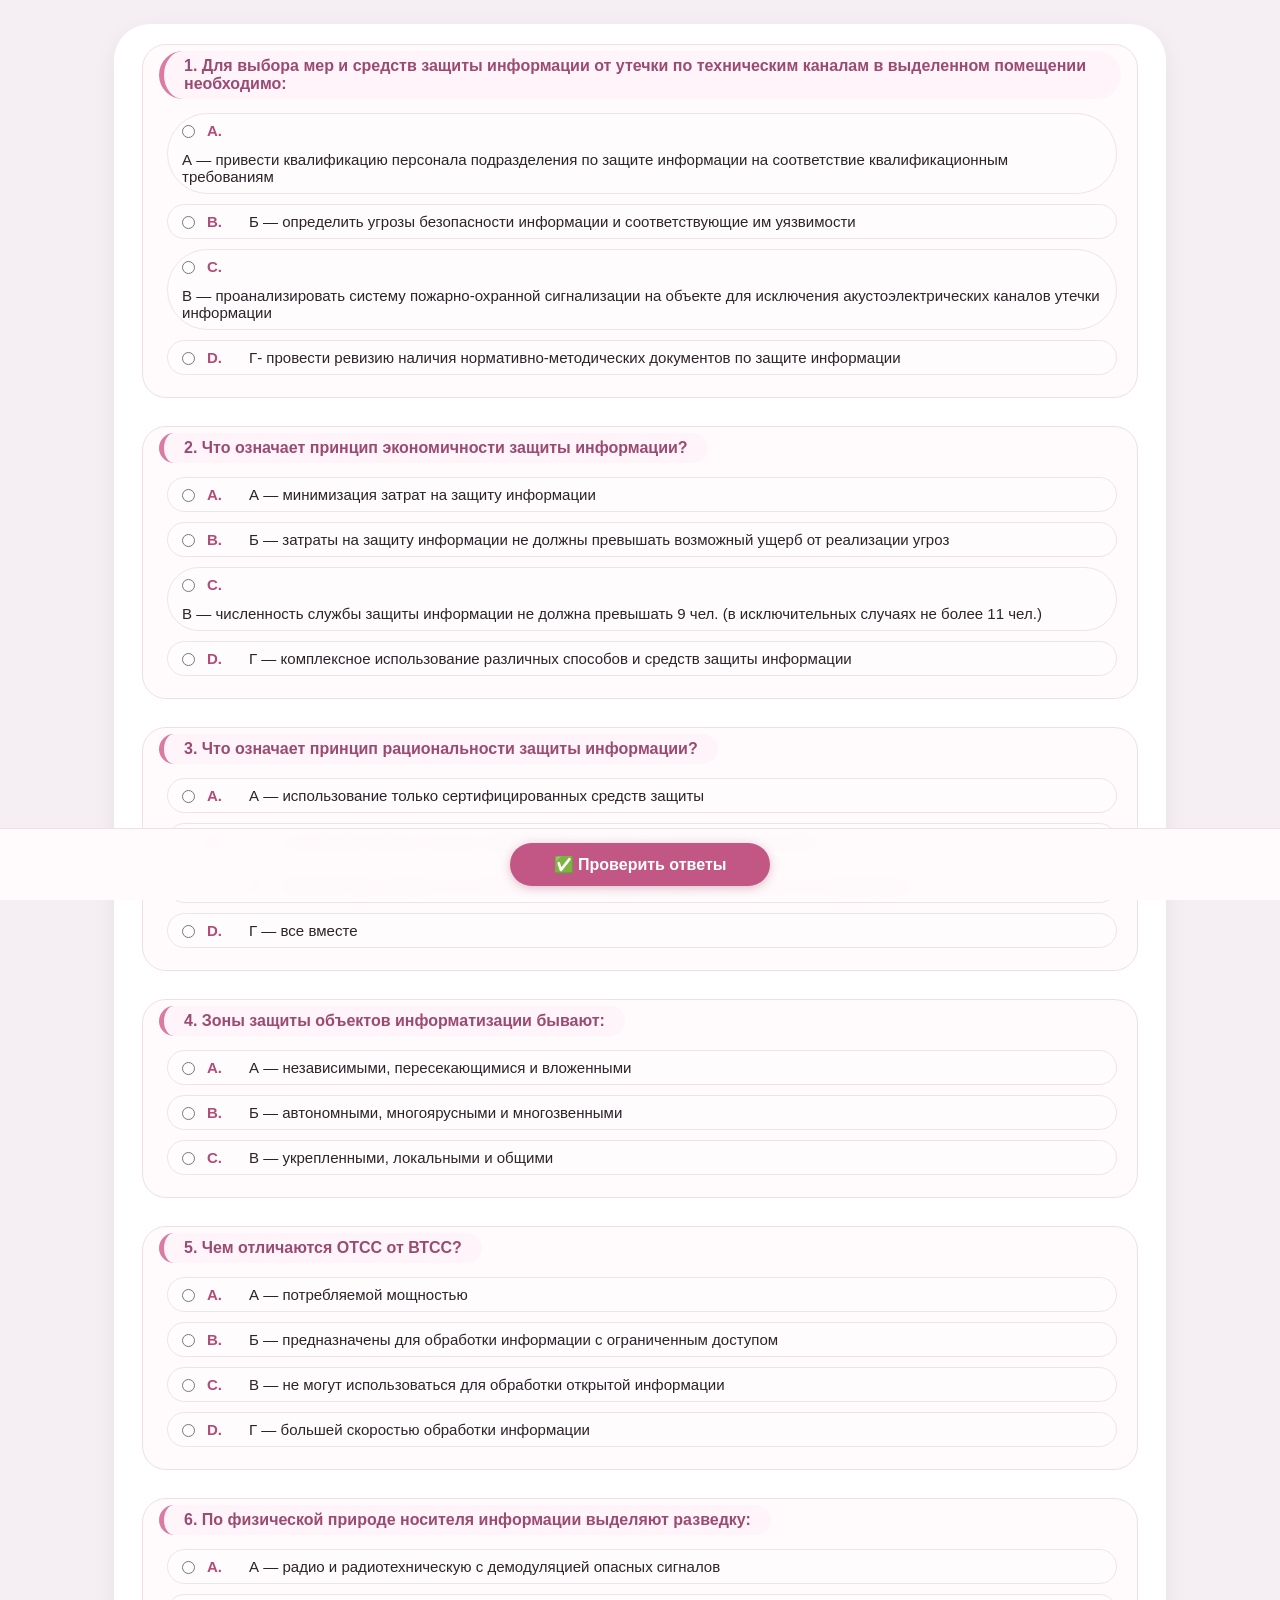
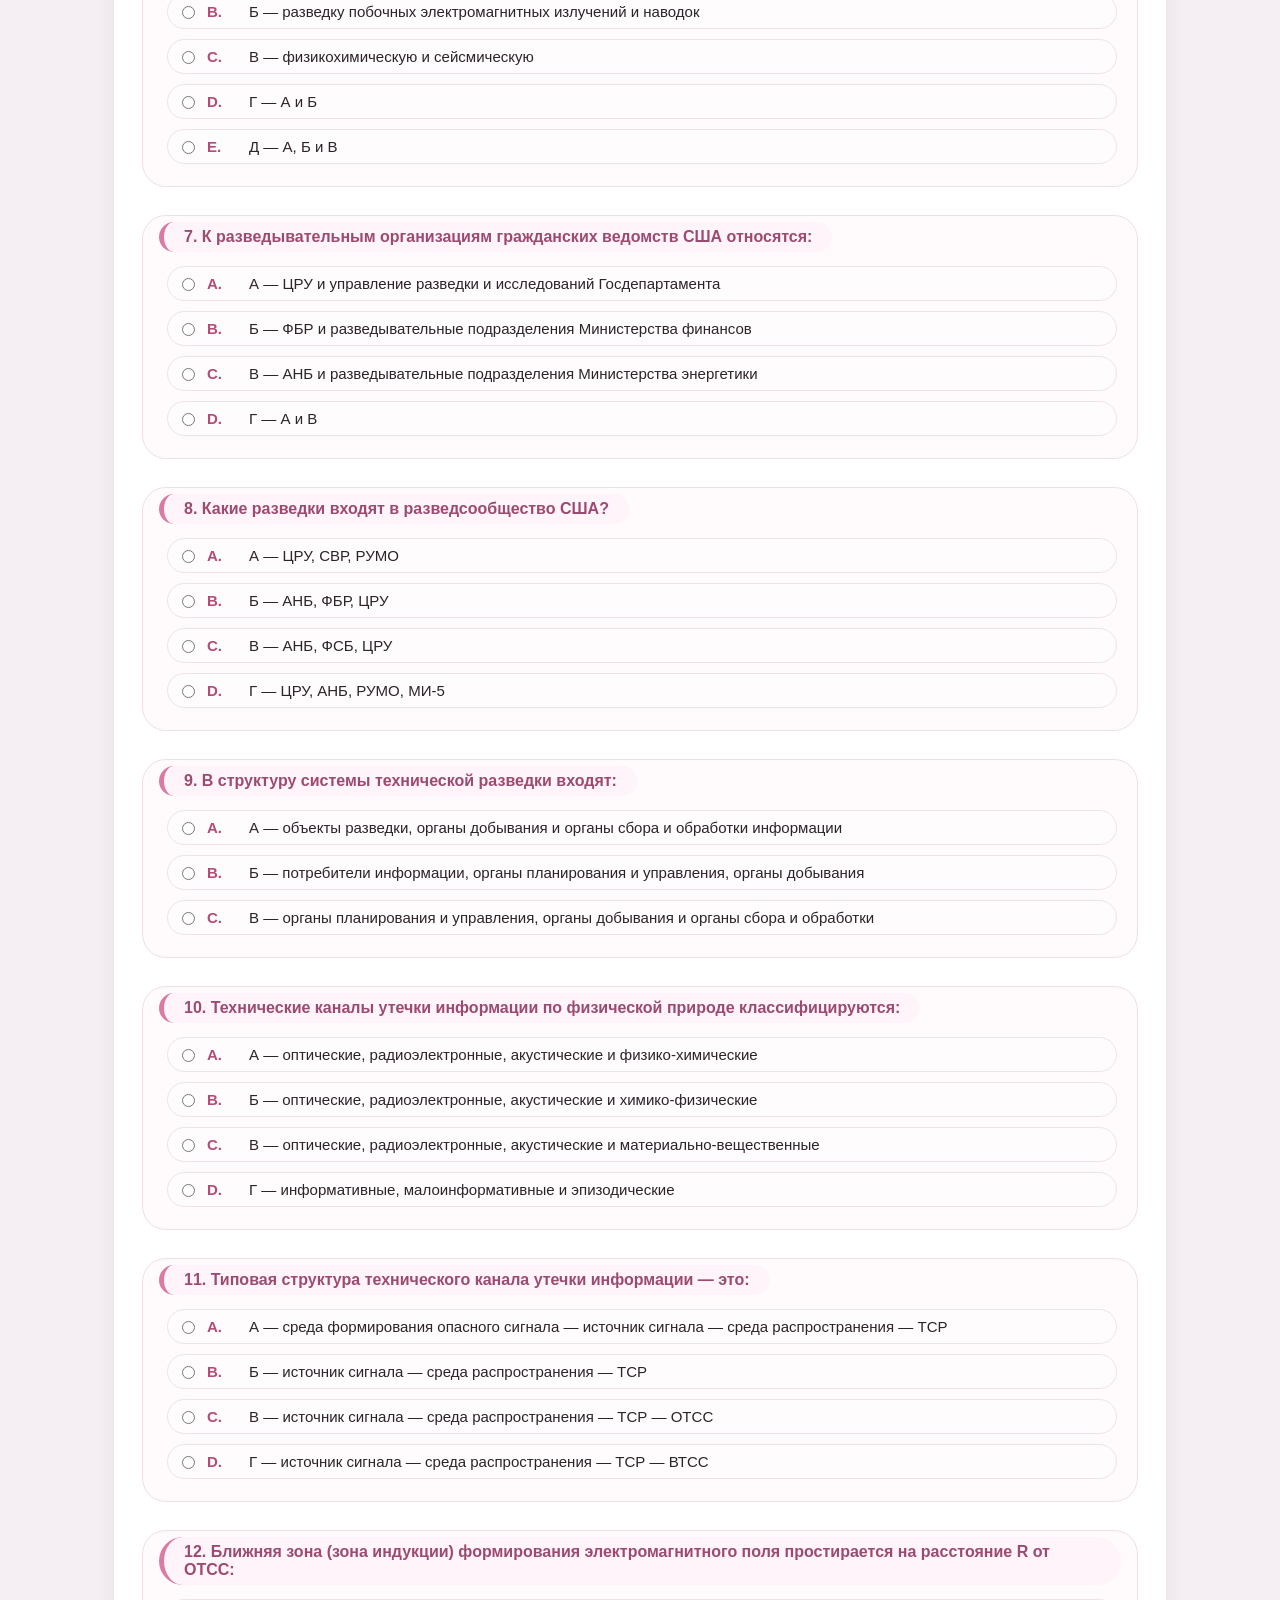
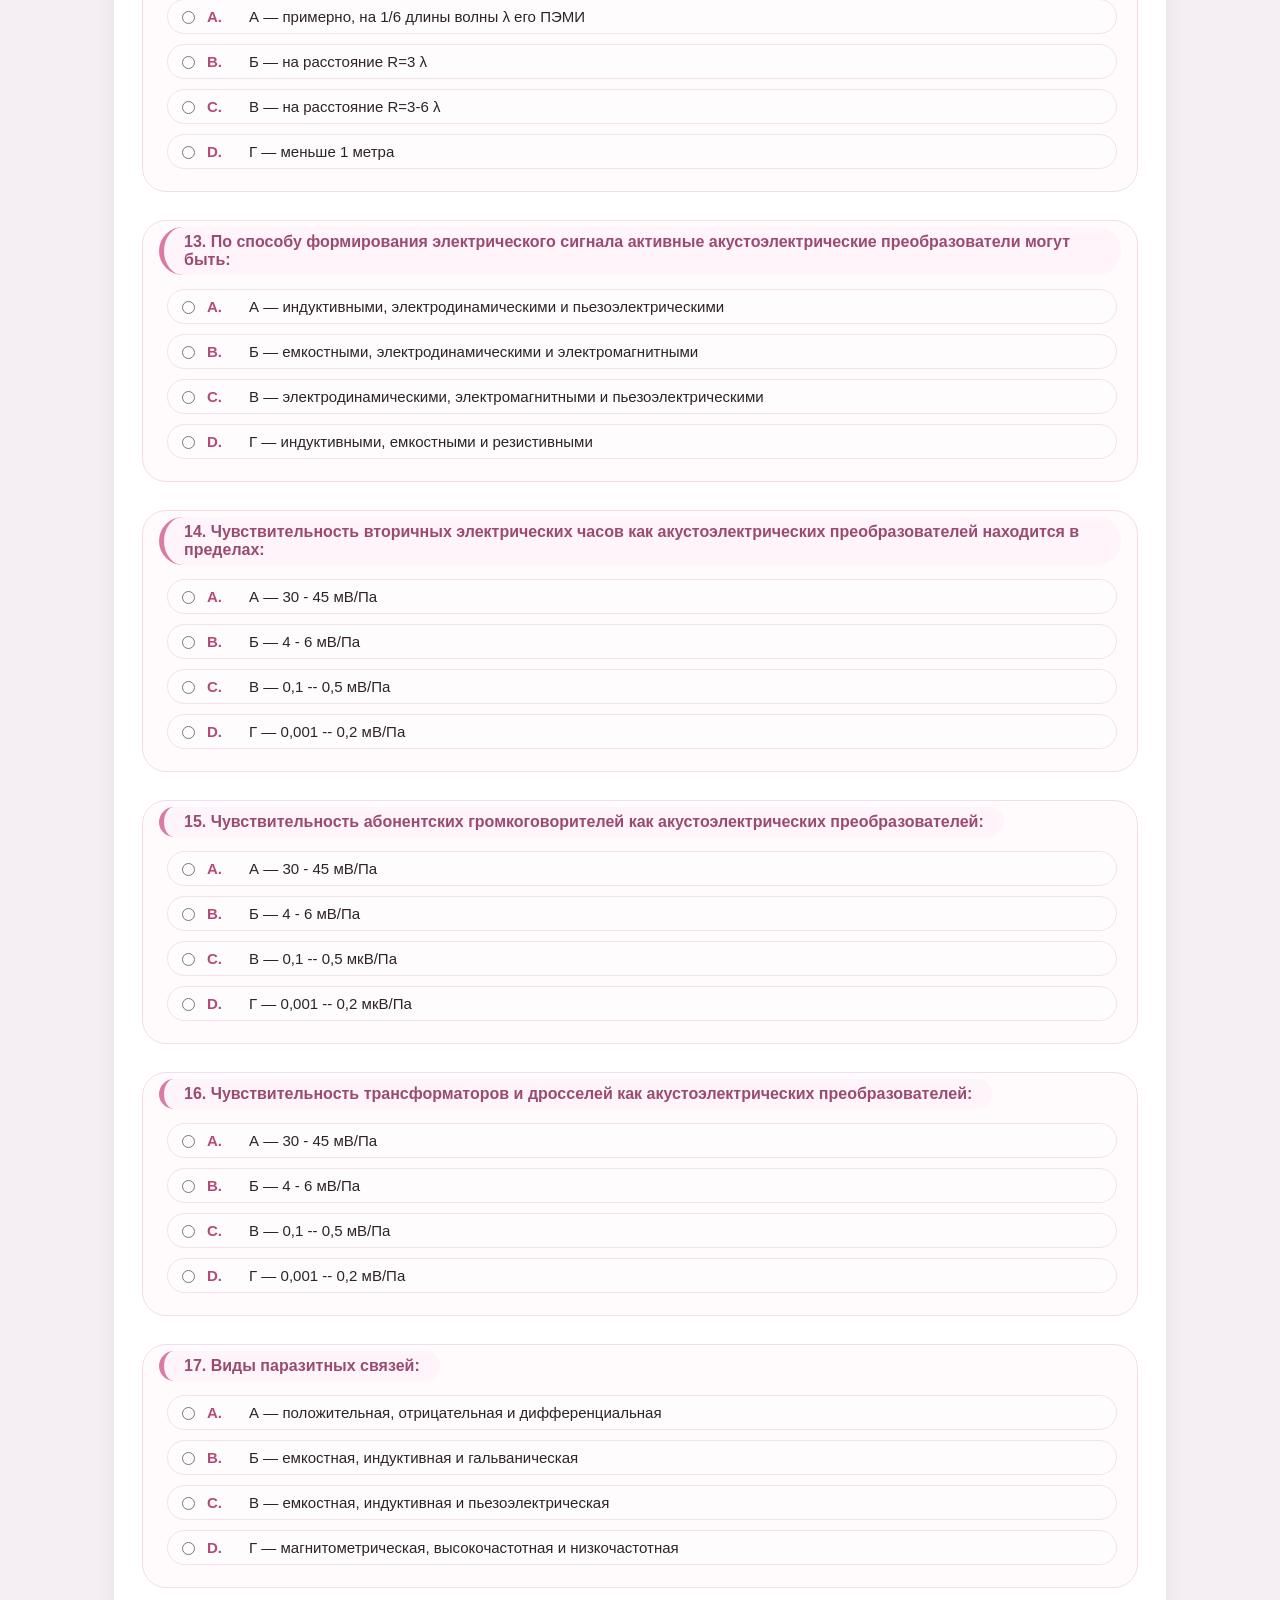
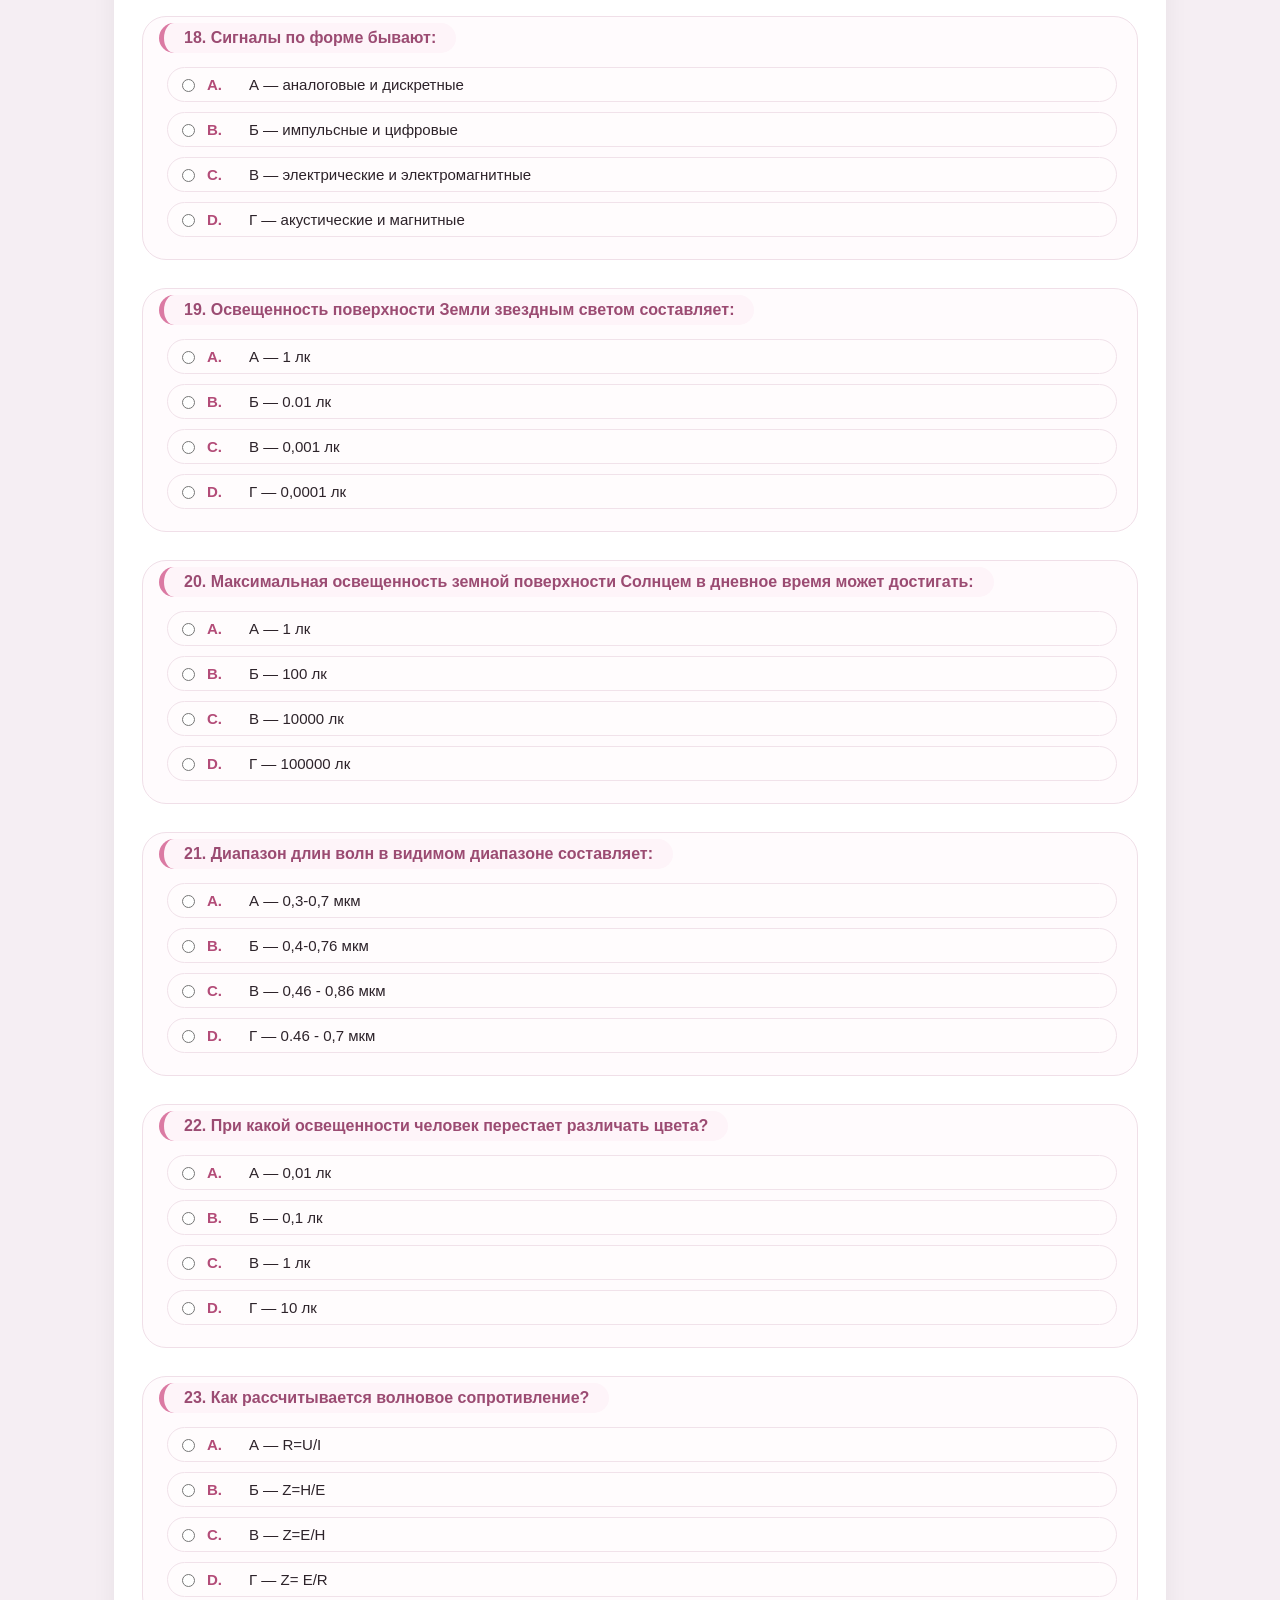
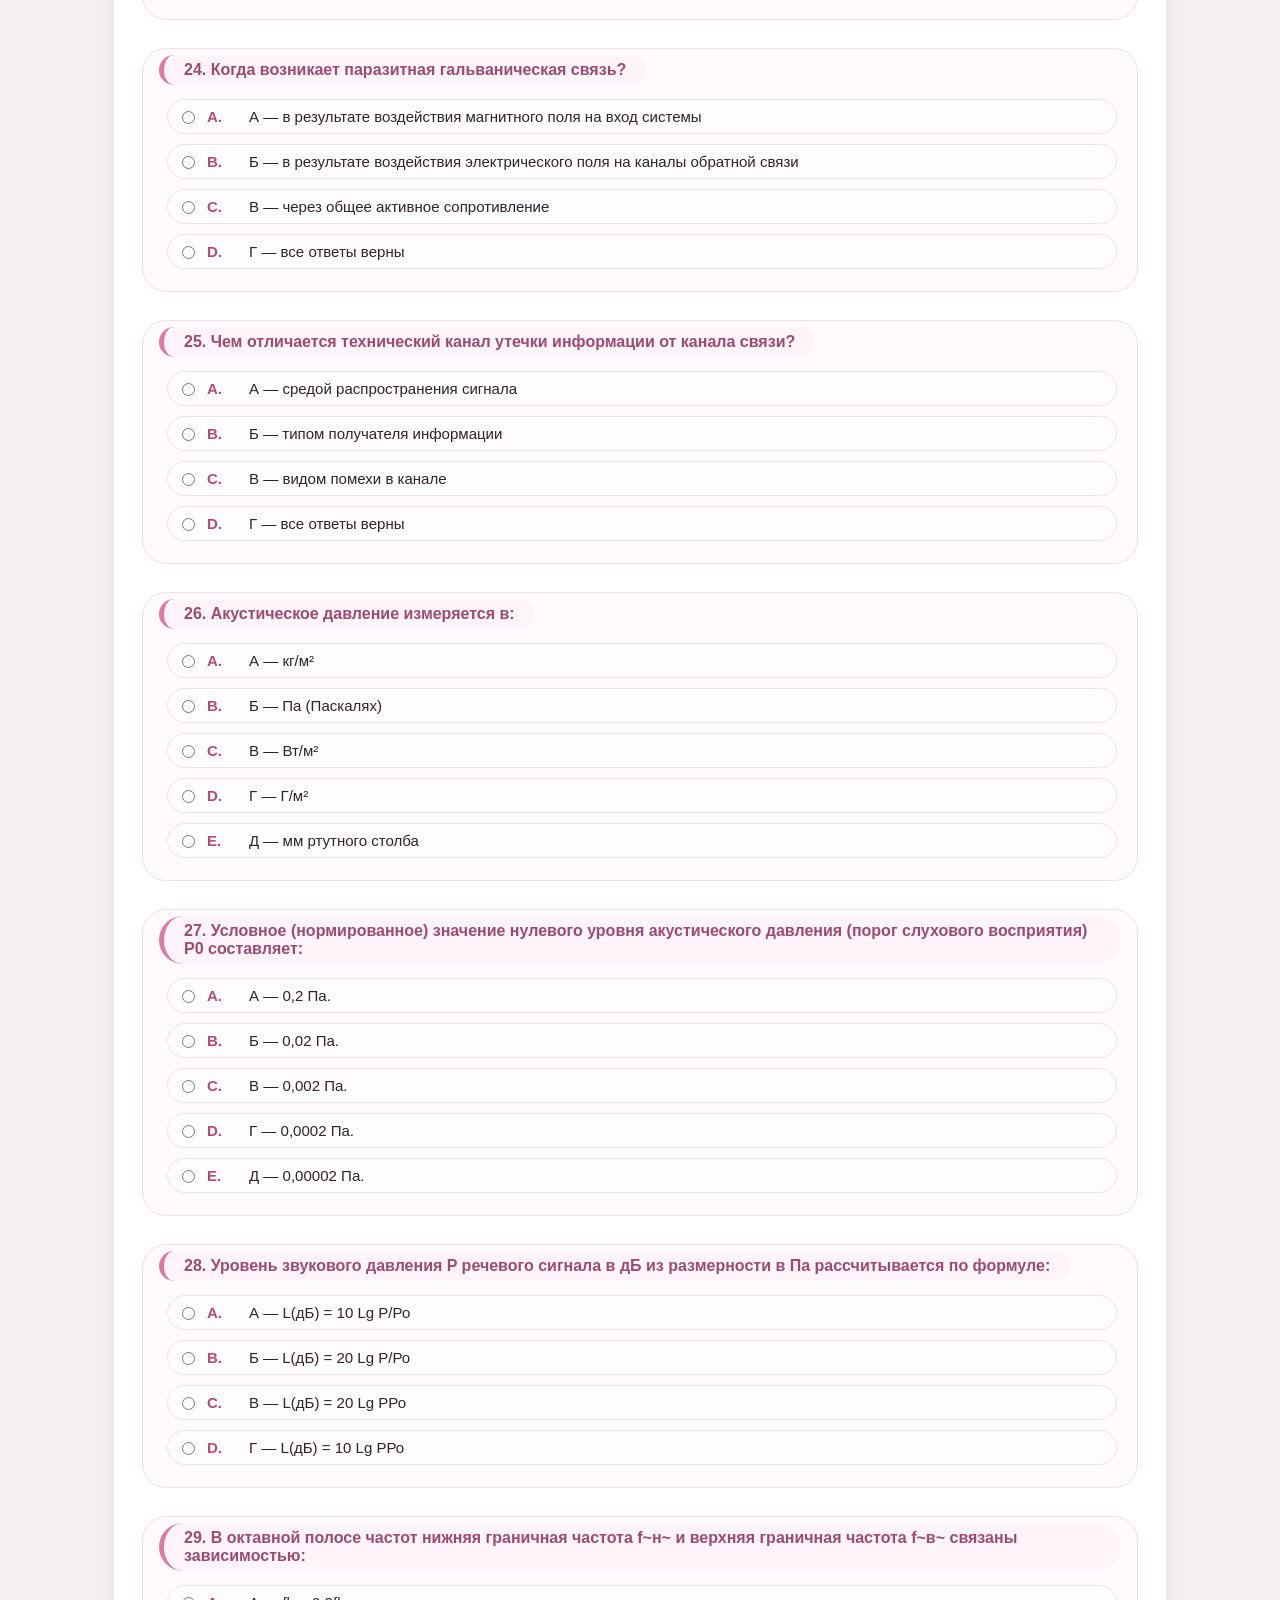
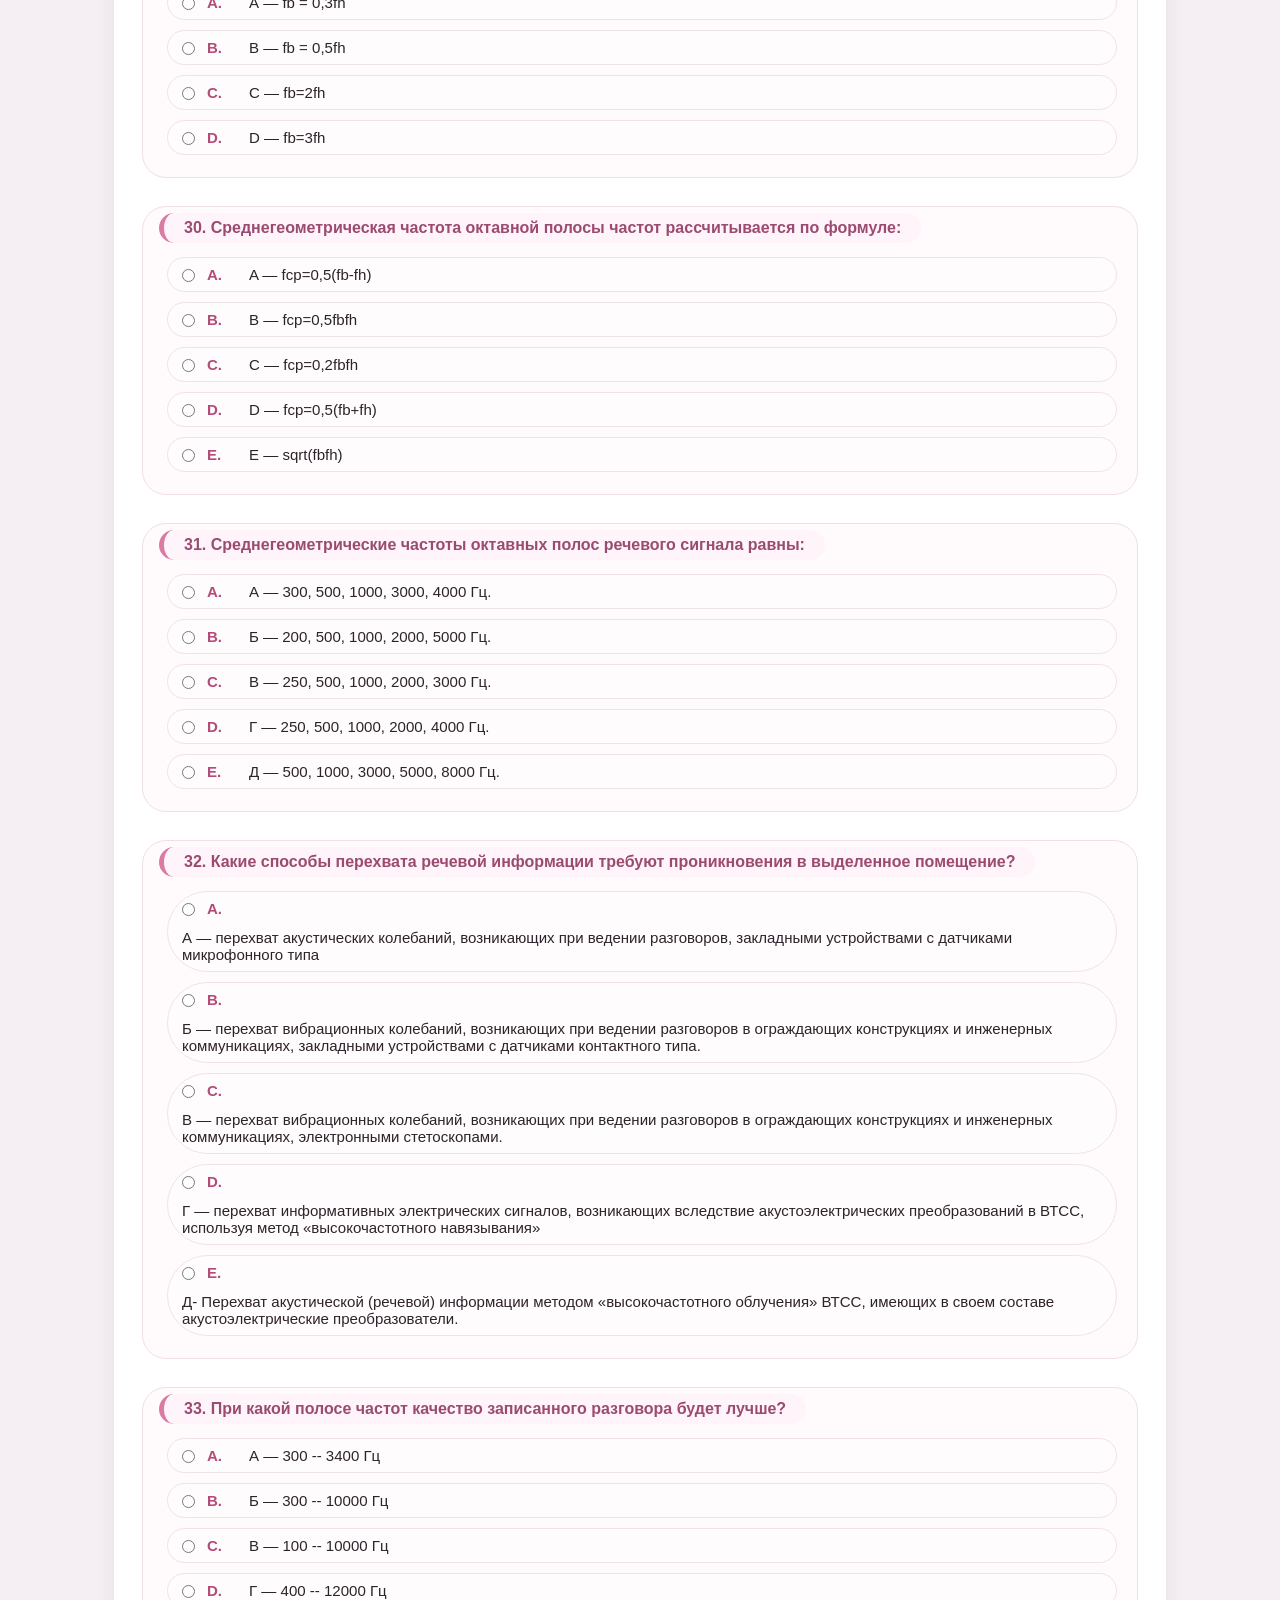
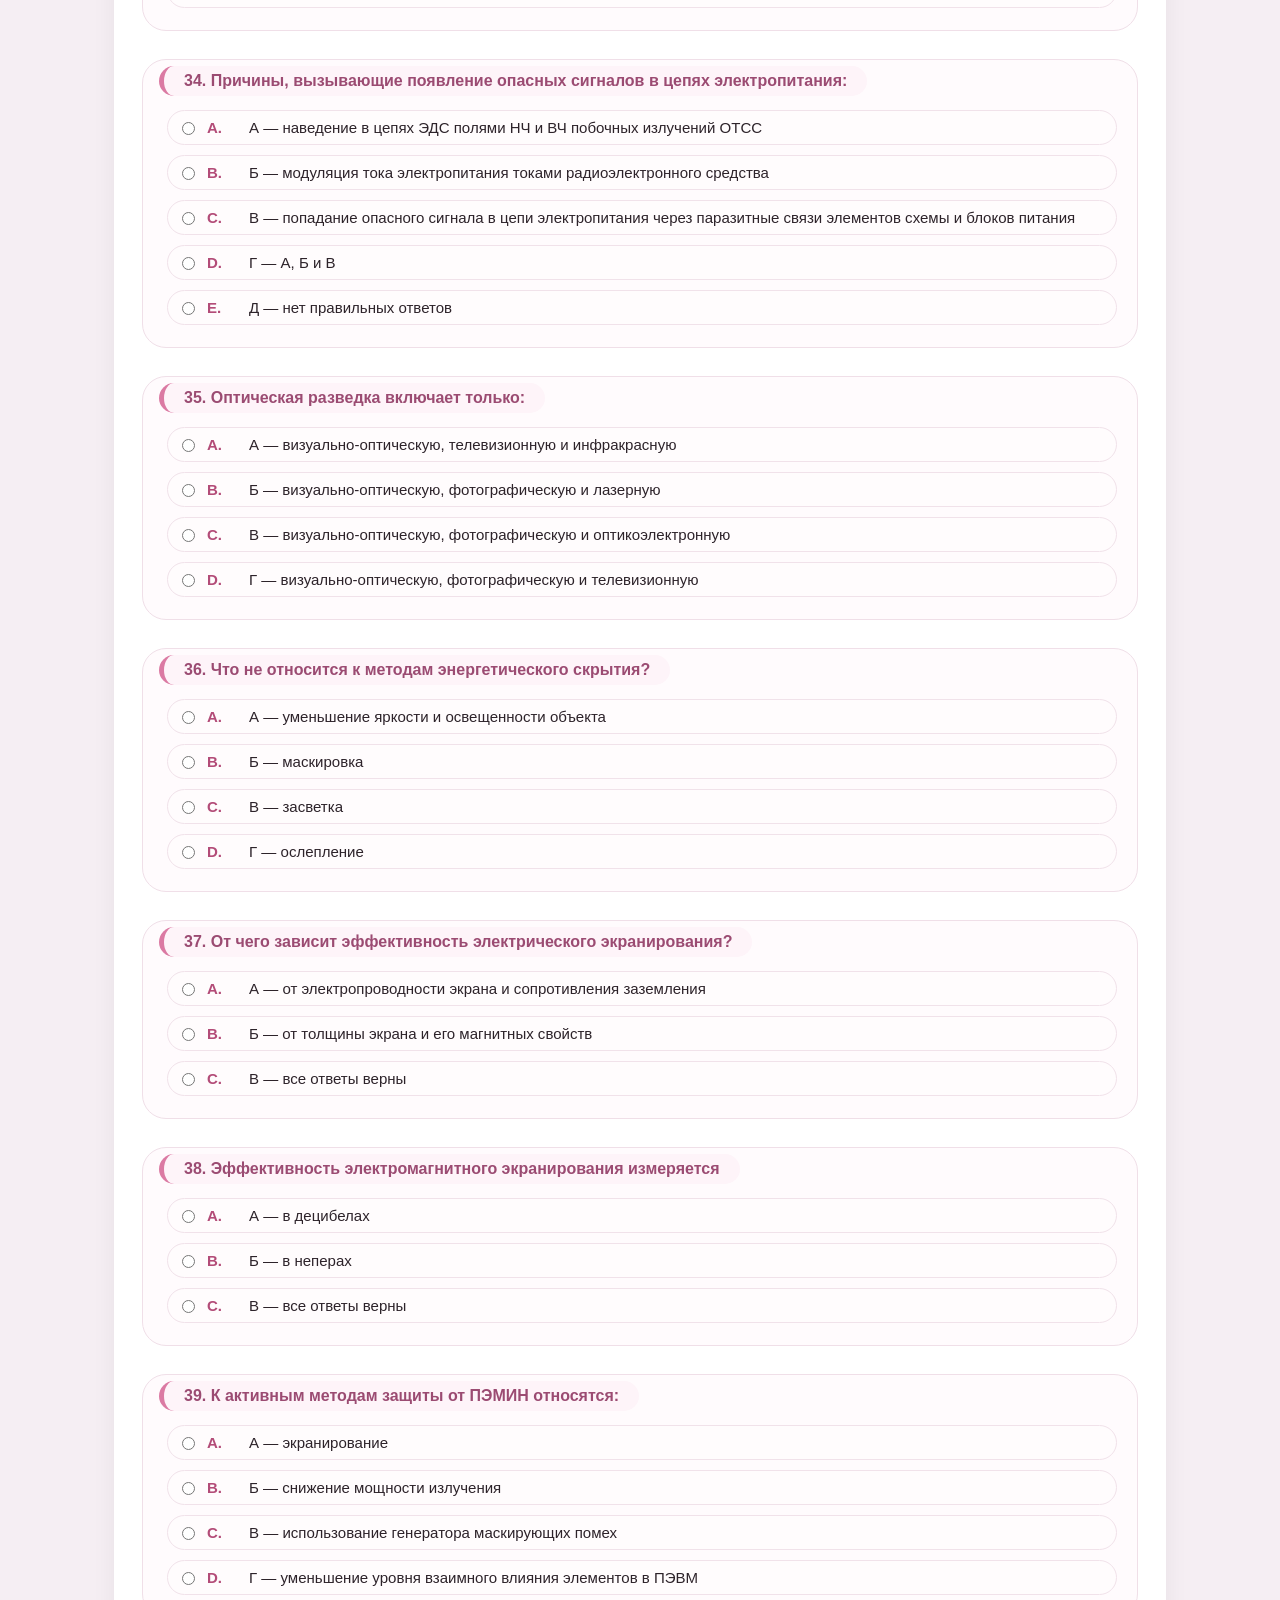
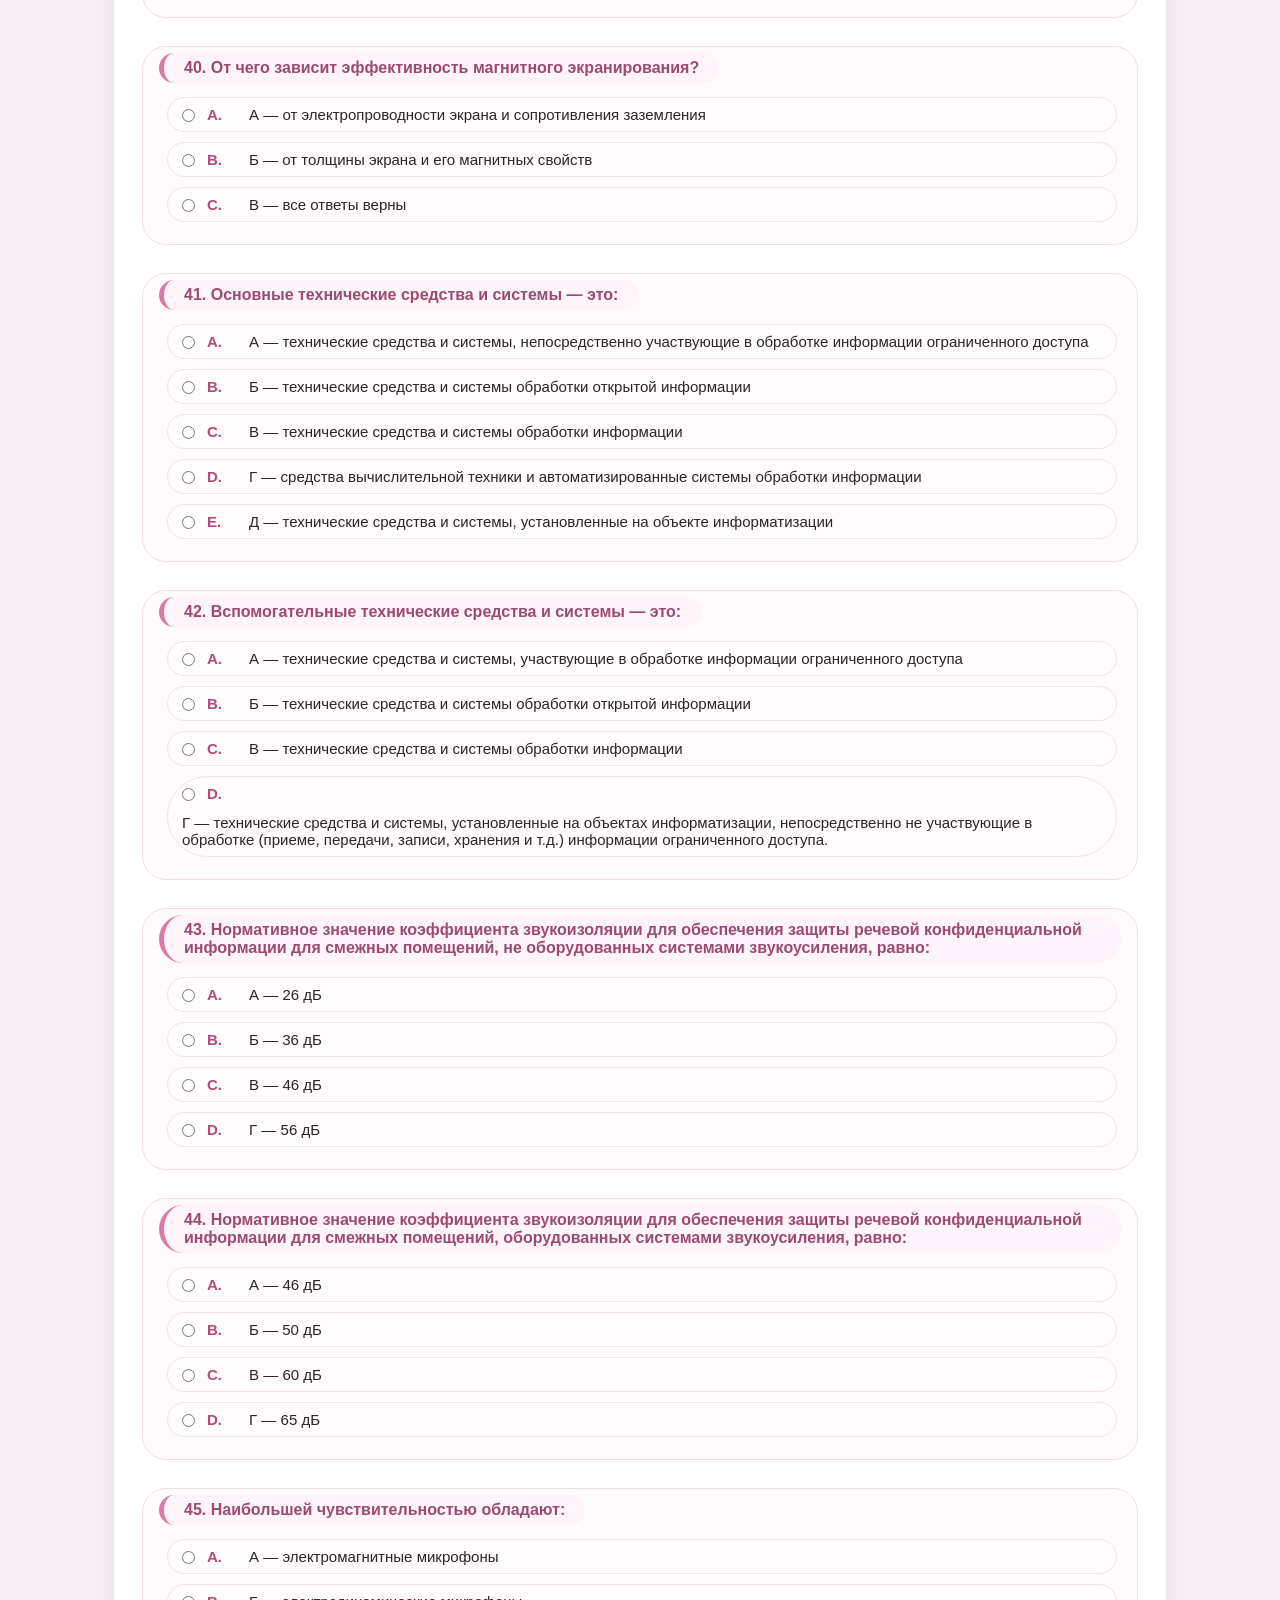
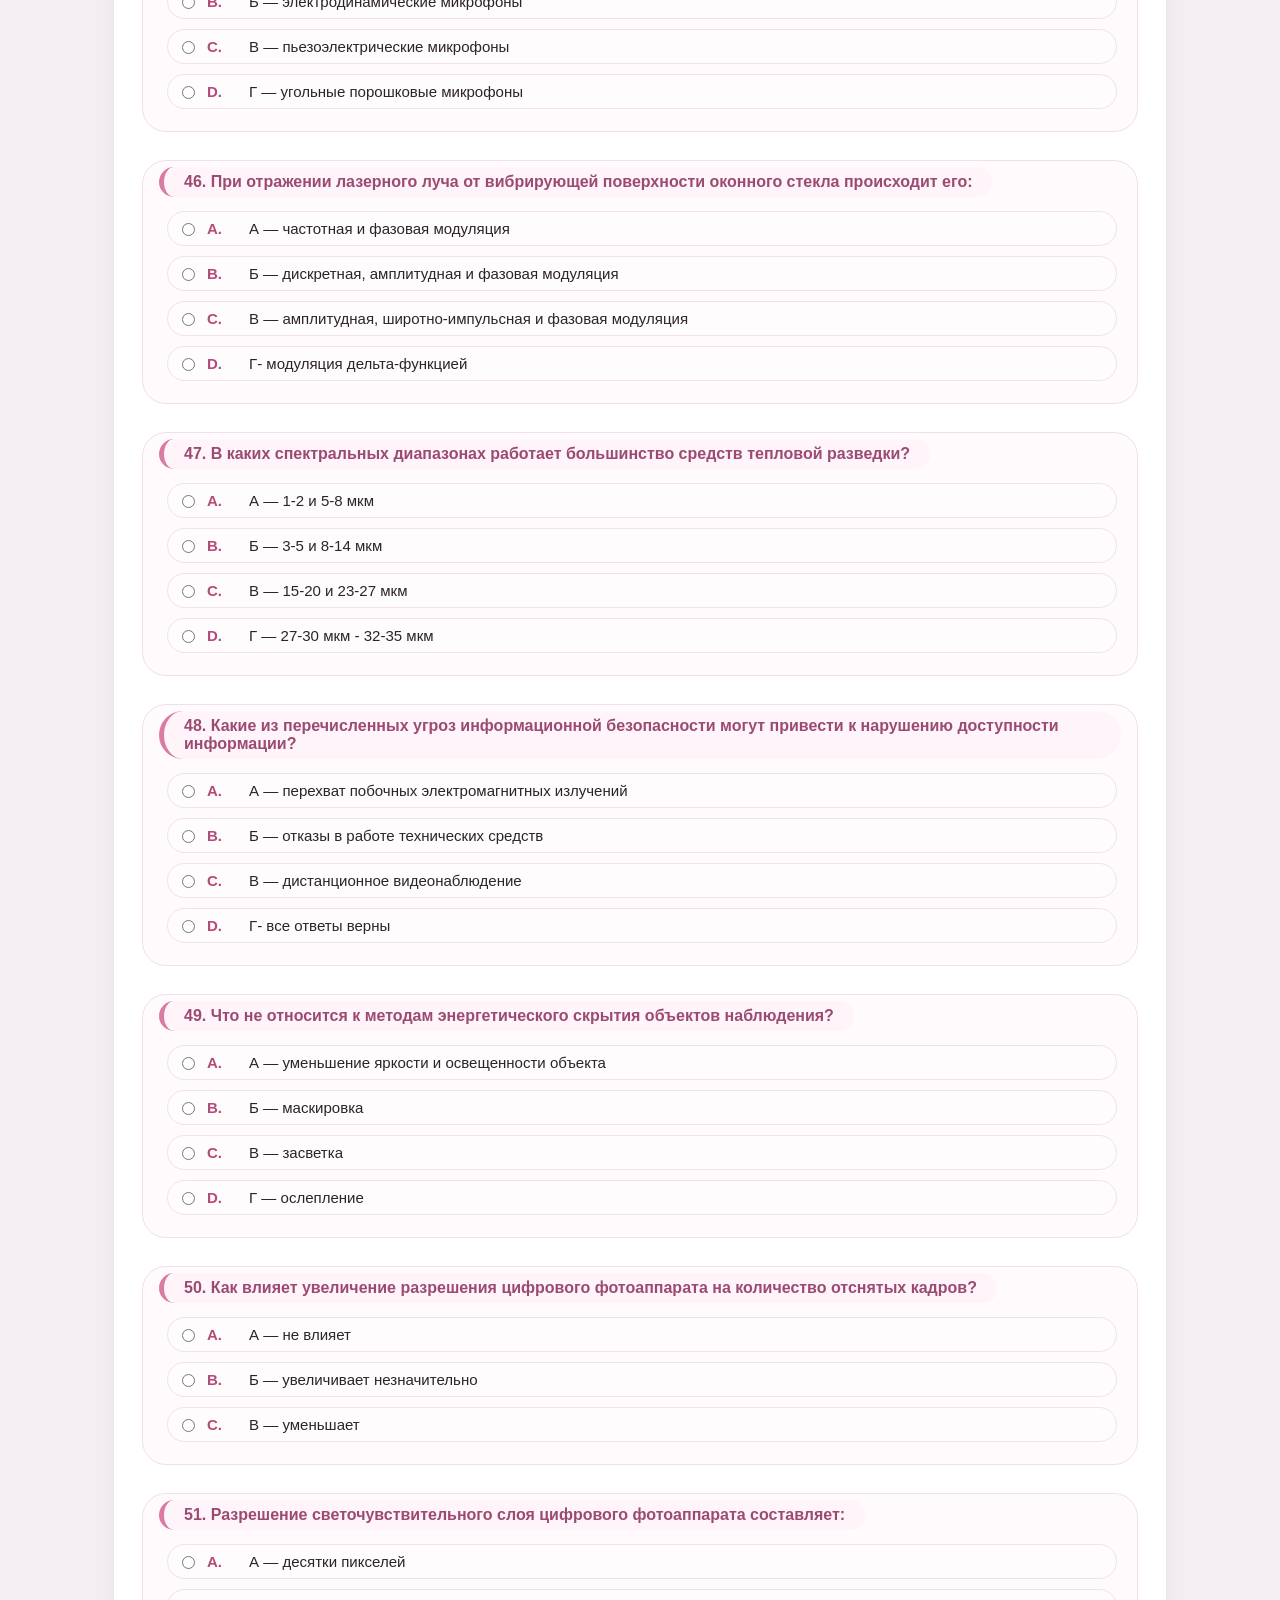
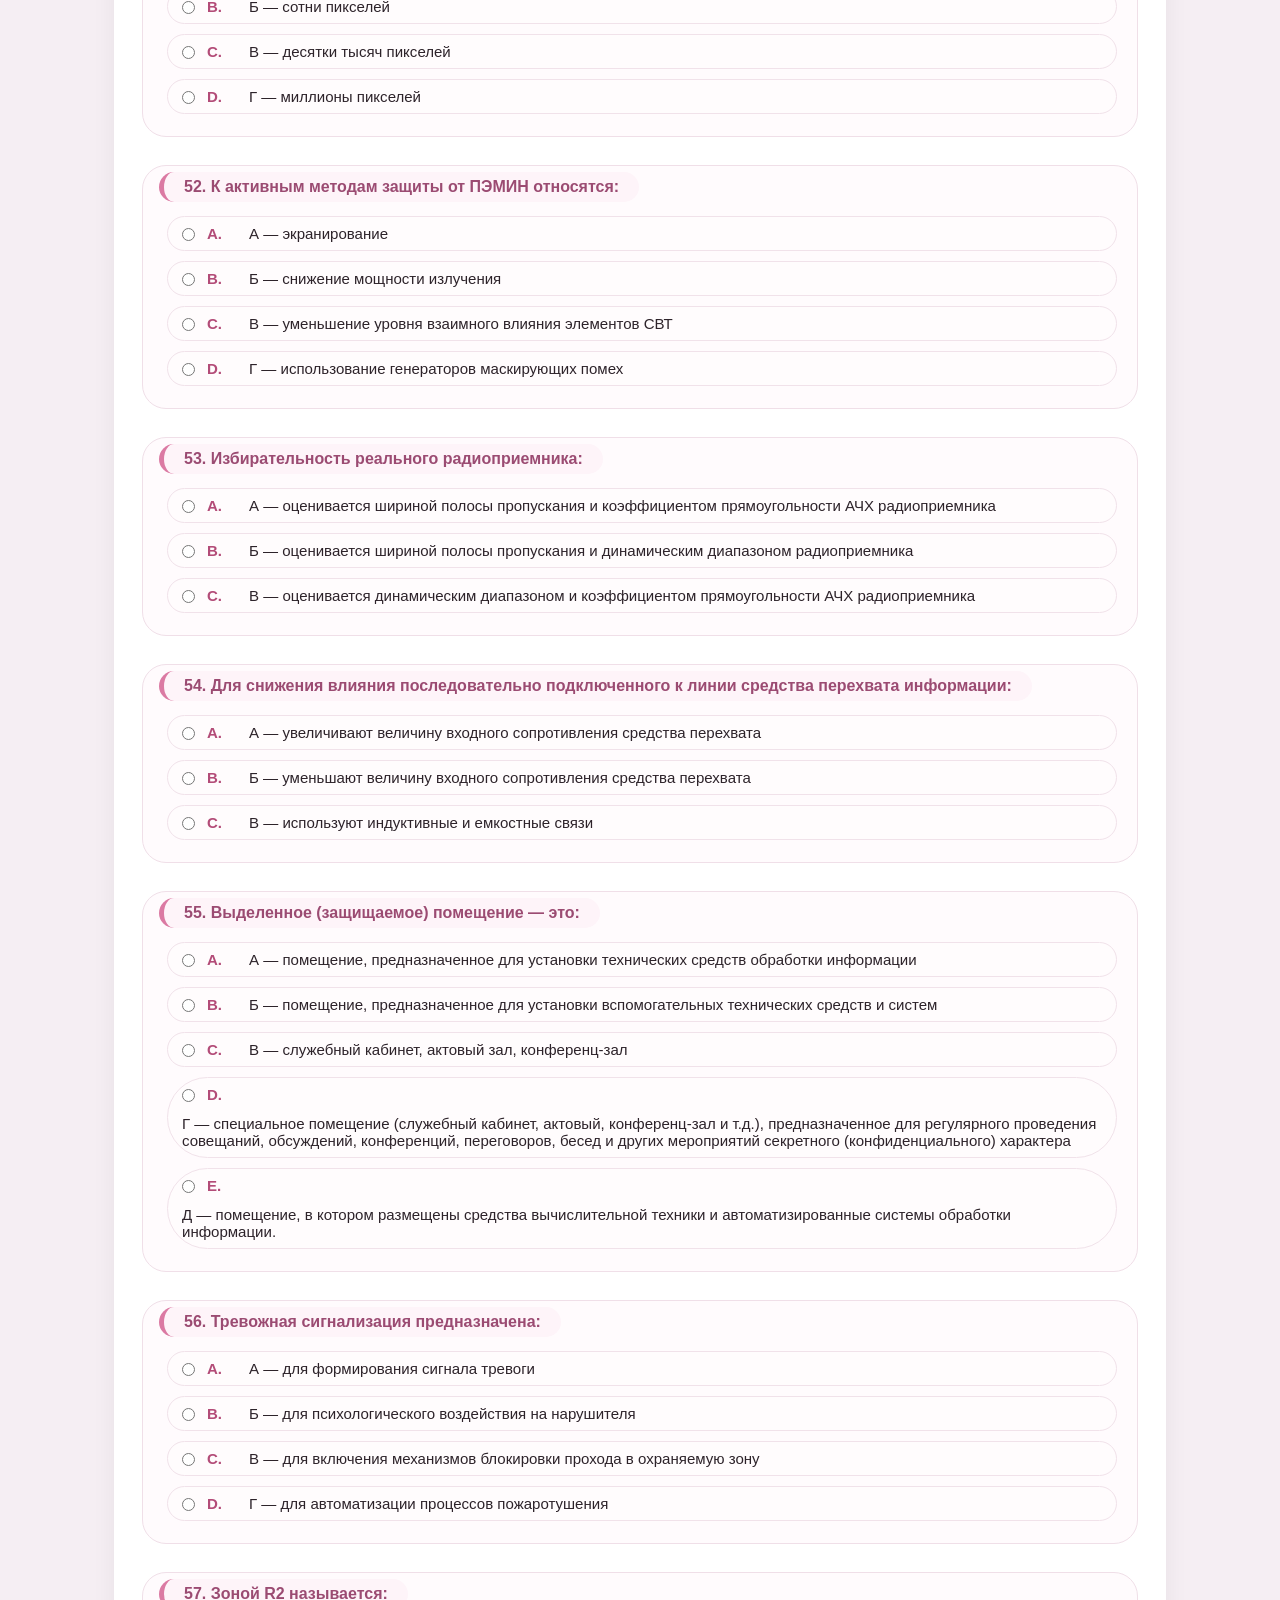
<file: f.html>
<!DOCTYPE html>
<html lang="ru">
<head>
    <meta charset="UTF-8">
    <meta name="viewport" content="width=device-width, initial-scale=1.0, user-scalable=yes">
    <title>Тест: Защита информации от утечки по техническим каналам</title>
    <style>
        * { margin: 0; padding: 0; box-sizing: border-box; }
        body {
            background: #f5eef3;
            font-family: 'Segoe UI', Roboto, sans-serif;
            color: #2d232a;
            padding-bottom: 90px;
        }
        .test-container { max-width: 1100px; margin: 0 auto; padding: 24px 24px 20px; }
        .questions-wrapper {
            background: #ffffff;
            border-radius: 36px;
            box-shadow: 0 8px 24px rgba(0,0,0,0.06);
            padding: 20px 28px;
        }
        .question-card {
            background: #fffbfd;
            border-radius: 24px;
            margin-bottom: 28px;
            padding: 6px 0 12px 0;
            border: 1px solid #f0dfe8;
        }
        .q-title {
            font-weight: 700;
            font-size: 1rem;
            color: #9b4b72;
            background: #fef4f9;
            padding: 6px 20px;
            border-radius: 32px;
            margin-bottom: 14px;
            margin-left: 16px;
            margin-right: 16px;
            display: inline-block;
            border-left: 5px solid #db7aa3;
        }
        .options-list { list-style: none; padding-left: 24px; padding-right: 20px; }
        .options-list li { margin-bottom: 10px; }
        .option-label {
            display: flex;
            align-items: flex-start;
            gap: 12px;
            cursor: pointer;
            padding: 8px 14px;
            border-radius: 48px;
            transition: background 0.15s;
            font-size: 0.94rem;
            background: #fffcfd;
            border: 1px solid #f1e2ea;
            flex-wrap: wrap;
        }
        .option-label:hover { background: #fceef5; }
        input[type="radio"] { margin-top: 3px; flex-shrink: 0; accent-color: #c25785; }
        .opt-letter { font-weight: 600; color: #b34c78; min-width: 30px; }
        .option-img {
            display: inline-block;
            margin-top: 8px;
            margin-left: 42px;
            border-radius: 12px;
            background: #fefafc;
            padding: 8px;
            border: 1px solid #eedbe5;
        }
        .option-img img { display: block; max-width: 50%; height: auto; border-radius: 8px; }
        .correct-opt { background: #d4efdf !important; border-left: 5px solid #2a7f5e !important; }
        .wrong-opt { background: #ffe3ea !important; border-left: 5px solid #d1456b !important; }
        .hint-message {
            font-size: 0.78rem;
            color: #2c6e4f;
            margin-top: 6px;
            margin-left: 48px;
            background: #eaf9f0;
            display: inline-block;
            padding: 4px 16px;
            border-radius: 30px;
        }
        .result-panel {
            background: #faf0f5;
            border-radius: 32px;
            padding: 16px 28px;
            margin-top: 20px;
            text-align: center;
            border-left: 6px solid #c25785;
        }
        .result-score { font-size: 1.8rem; font-weight: 800; color: #a13e66; }
        .bottom-bar {
            position: fixed;
            bottom: 0;
            left: 0;
            right: 0;
            background: rgba(255,250,252,0.96);
            backdrop-filter: blur(8px);
            border-top: 1px solid #f0dfe8;
            padding: 14px 20px;
            display: flex;
            justify-content: center;
            z-index: 100;
        }
        .check-btn {
            background: #c25785;
            border: none;
            padding: 12px 36px;
            font-size: 1rem;
            font-weight: 700;
            color: white;
            border-radius: 60px;
            cursor: pointer;
            width: 260px;
            transition: 0.2s;
            font-family: inherit;
            box-shadow: 0 2px 10px rgba(155,50,90,0.3);
        }
        .check-btn:hover { background: #a54470; transform: scale(1.02); }
    </style>
</head>
<body>
<div class="test-container">
    <div class="questions-wrapper" id="questionsRoot"></div>
    <div id="resultArea" class="result-panel" style="display: none;"></div>
</div>
<div class="bottom-bar">
    <button class="check-btn" id="checkBtn">✅ Проверить ответы</button>
</div>

<script>
// ==============================================================
// ВСЕ 130 ВОПРОСОВ ИЗ ВАШЕГО ФАЙЛА (ПОЛНОСТЬЮ, БЕЗ ПРОПУСКОВ)
// ==============================================================

const QUESTIONS = [
{text:"Для выбора мер и средств защиты информации от утечки по техническим каналам в выделенном помещении необходимо:",options:["А — привести квалификацию персонала подразделения по защите информации на соответствие квалификационным требованиям","Б — определить угрозы безопасности информации и соответствующие им уязвимости","В — проанализировать систему пожарно-охранной сигнализации на объекте для исключения акустоэлектрических каналов утечки информации","Г- провести ревизию наличия нормативно-методических документов по защите информации"],correct:1},
{text:"Что означает принцип экономичности защиты информации?",options:["А — минимизация затрат на защиту информации","Б — затраты на защиту информации не должны превышать возможный ущерб от реализации угроз","В — численность службы защиты информации не должна превышать 9 чел. (в исключительных случаях не более 11 чел.)","Г — комплексное использование различных способов и средств защиты информации"],correct:1},
{text:"Что означает принцип рациональности защиты информации?",options:["А — использование только сертифицированных средств защиты","Б — системный подход к защите информации от утечки по техническим каналам","В — минимизацию ресурсов на обеспечение необходимого уровня безопасности информации","Г — все вместе"],correct:2},
{text:"Зоны защиты объектов информатизации бывают:",options:["А — независимыми, пересекающимися и вложенными","Б — автономными, многоярусными и многозвенными","В — укрепленными, локальными и общими"],correct:0},
{text:"Чем отличаются ОТСС от ВТСС?",options:["А — потребляемой мощностью","Б — предназначены для обработки информации с ограниченным доступом","В — не могут использоваться для обработки открытой информации","Г — большей скоростью обработки информации"],correct:1},
{text:"По физической природе носителя информации выделяют разведку:",options:["А — радио и радиотехническую с демодуляцией опасных сигналов","Б — разведку побочных электромагнитных излучений и наводок","В — физикохимическую и сейсмическую","Г — А и Б","Д — А, Б и В"],correct:1},
{text:"К разведывательным организациям гражданских ведомств США относятся:",options:["А — ЦРУ и управление разведки и исследований Госдепартамента","Б — ФБР и разведывательные подразделения Министерства финансов","В — АНБ и разведывательные подразделения Министерства энергетики","Г — А и В"],correct:1},
{text:"Какие разведки входят в разведсообщество США?",options:["А — ЦРУ, СВР, РУМО","Б — АНБ, ФБР, ЦРУ","В — АНБ, ФСБ, ЦРУ","Г — ЦРУ, АНБ, РУМО, МИ-5"],correct:1},
{text:"В структуру системы технической разведки входят:",options:["А — объекты разведки, органы добывания и органы сбора и обработки информации","Б — потребители информации, органы планирования и управления, органы добывания","В — органы планирования и управления, органы добывания и органы сбора и обработки"],correct:2},
{text:"Технические каналы утечки информации по физической природе классифицируются:",options:["А — оптические, радиоэлектронные, акустические и физико-химические","Б — оптические, радиоэлектронные, акустические и химико-физические","В — оптические, радиоэлектронные, акустические и материально-вещественные","Г — информативные, малоинформативные и эпизодические"],correct:2},
{text:"Типовая структура технического канала утечки информации — это:",options:["А — среда формирования опасного сигнала — источник сигнала — среда распространения — ТСР","Б — источник сигнала — среда распространения — ТСР","В — источник сигнала — среда распространения — ТСР — ОТСС","Г — источник сигнала — среда распространения — ТСР — ВТСС"],correct:1},
{text:"Ближняя зона (зона индукции) формирования электромагнитного поля простирается на расстояние R от ОТСС:",options:["А — примерно, на 1/6 длины волны λ его ПЭМИ","Б — на расстояние R=3 λ","В — на расстояние R=3-6 λ","Г — меньше 1 метра"],correct:0},
{text:"По способу формирования электрического сигнала активные акустоэлектрические преобразователи могут быть:",options:["А — индуктивными, электродинамическими и пьезоэлектрическими","Б — емкостными, электродинамическими и электромагнитными","В — электродинамическими, электромагнитными и пьезоэлектрическими","Г — индуктивными, емкостными и резистивными"],correct:2},
{text:"Чувствительность вторичных электрических часов как акустоэлектрических преобразователей находится в пределах:",options:["А — 30 - 45 мВ/Па","Б — 4 - 6 мВ/Па","В — 0,1 -- 0,5 мВ/Па","Г — 0,001 -- 0,2 мВ/Па"],correct:2},
{text:"Чувствительность абонентских громкоговорителей как акустоэлектрических преобразователей:",options:["А — 30 - 45 мВ/Па","Б — 4 - 6 мВ/Па","В — 0,1 -- 0,5 мкВ/Па","Г — 0,001 -- 0,2 мкВ/Па"],correct:0},
{text:"Чувствительность трансформаторов и дросселей как акустоэлектрических преобразователей:",options:["А — 30 - 45 мВ/Па","Б — 4 - 6 мВ/Па","В — 0,1 -- 0,5 мВ/Па","Г — 0,001 -- 0,2 мВ/Па"],correct:3},
{text:"Виды паразитных связей:",options:["А — положительная, отрицательная и дифференциальная","Б — емкостная, индуктивная и гальваническая","В — емкостная, индуктивная и пьезоэлектрическая","Г — магнитометрическая, высокочастотная и низкочастотная"],correct:1},
{text:"Сигналы по форме бывают:",options:["А — аналоговые и дискретные","Б — импульсные и цифровые","В — электрические и электромагнитные","Г — акустические и магнитные"],correct:0},
{text:"Освещенность поверхности Земли звездным светом составляет:",options:["А — 1 лк","Б — 0.01 лк","В — 0,001 лк","Г — 0,0001 лк"],correct:2},
{text:"Максимальная освещенность земной поверхности Солнцем в дневное время может достигать:",options:["А — 1 лк","Б — 100 лк","В — 10000 лк","Г — 100000 лк"],correct:3},
{text:"Диапазон длин волн в видимом диапазоне составляет:",options:["А — 0,3-0,7 мкм","Б — 0,4-0,76 мкм","В — 0,46 - 0,86 мкм","Г — 0.46 - 0,7 мкм"],correct:1},
{text:"При какой освещенности человек перестает различать цвета?",options:["А — 0,01 лк","Б — 0,1 лк","В — 1 лк","Г — 10 лк"],correct:3},
{text:"Как рассчитывается волновое сопротивление?",options:["А — R=U/I","Б — Z=H/E","В — Z=E/H","Г — Z= E/R"],correct:2},
{text:"Когда возникает паразитная гальваническая связь?",options:["А — в результате воздействия магнитного поля на вход системы","Б — в результате воздействия электрического поля на каналы обратной связи","В — через общее активное сопротивление","Г — все ответы верны"],correct:2},
{text:"Чем отличается технический канал утечки информации от канала связи?",options:["А — средой распространения сигнала","Б — типом получателя информации","В — видом помехи в канале","Г — все ответы верны"],correct:1},
{text:"Акустическое давление измеряется в:",options:["А — кг/м²","Б — Па (Паскалях)","В — Вт/м²","Г — Г/м²","Д — мм ртутного столба"],correct:1},
{text:"Условное (нормированное) значение нулевого уровня акустического давления (порог слухового восприятия) P0 составляет:",options:["А — 0,2 Па.","Б — 0,02 Па.","В — 0,002 Па.","Г — 0,0002 Па.","Д — 0,00002 Па."],correct:4},
{text:"Уровень звукового давления P речевого сигнала в дБ из размерности в Па рассчитывается по формуле:",options:["А — L(дБ) = 10 Lg Р/Ро","Б — L(дБ) = 20 Lg Р/Ро","В — L(дБ) = 20 Lg РРо","Г — L(дБ) = 10 Lg РРо"],correct:1},
{text:"В октавной полосе частот нижняя граничная частота f~н~ и верхняя граничная частота f~в~ связаны зависимостью:",options:["А — fb = 0,3fh","B — fb = 0,5fh","C — fb=2fh","D — fb=3fh"],correct:2},
{text:"Среднегеометрическая частота октавной полосы частот рассчитывается по формуле:",options:["A — fcp=0,5(fb-fh)","B — fcp=0,5fbfh","C — fcp=0,2fbfh","D — fcp=0,5(fb+fh)","E — sqrt(fbfh)"],correct:4},
{text:"Среднегеометрические частоты октавных полос речевого сигнала равны:",options:["А — 300, 500, 1000, 3000, 4000 Гц.","Б — 200, 500, 1000, 2000, 5000 Гц.","В — 250, 500, 1000, 2000, 3000 Гц.","Г — 250, 500, 1000, 2000, 4000 Гц.","Д — 500, 1000, 3000, 5000, 8000 Гц."],correct:3},
{text:"Какие способы перехвата речевой информации требуют проникновения в выделенное помещение?",options:["А — перехват акустических колебаний, возникающих при ведении разговоров, закладными устройствами с датчиками микрофонного типа","Б — перехват вибрационных колебаний, возникающих при ведении разговоров в ограждающих конструкциях и инженерных коммуникациях, закладными устройствами с датчиками контактного типа.","В — перехват вибрационных колебаний, возникающих при ведении разговоров в ограждающих конструкциях и инженерных коммуникациях, электронными стетоскопами.","Г — перехват информативных электрических сигналов, возникающих вследствие акустоэлектрических преобразований в ВТСС, используя метод «высокочастотного навязывания»","Д- Перехват акустической (речевой) информации методом «высокочастотного облучения» ВТСС, имеющих в своем составе акустоэлектрические преобразователи."],correct:0},
{text:"При какой полосе частот качество записанного разговора будет лучше?",options:["А — 300 -- 3400 Гц","Б — 300 -- 10000 Гц","В — 100 -- 10000 Гц","Г — 400 -- 12000 Гц"],correct:2},
{text:"Причины, вызывающие появление опасных сигналов в цепях электропитания:",options:["А — наведение в цепях ЭДС полями НЧ и ВЧ побочных излучений ОТСС","Б — модуляция тока электропитания токами радиоэлектронного средства","В — попадание опасного сигнала в цепи электропитания через паразитные связи элементов схемы и блоков питания","Г — А, Б и В","Д — нет правильных ответов"],correct:3},
{text:"Оптическая разведка включает только:",options:["А — визуально-оптическую, телевизионную и инфракрасную","Б — визуально-оптическую, фотографическую и лазерную","В — визуально-оптическую, фотографическую и оптикоэлектронную","Г — визуально-оптическую, фотографическую и телевизионную"],correct:2},
{text:"Что не относится к методам энергетического скрытия?",options:["А — уменьшение яркости и освещенности объекта","Б — маскировка","В — засветка","Г — ослепление"],correct:1},
{text:"От чего зависит эффективность электрического экранирования?",options:["А — от электропроводности экрана и сопротивления заземления","Б — от толщины экрана и его магнитных свойств","В — все ответы верны"],correct:0},
{text:"Эффективность электромагнитного экранирования измеряется",options:["А — в децибелах","Б — в неперах","В — все ответы верны"],correct:2},
{text:"К активным методам защиты от ПЭМИН относятся:",options:["А — экранирование","Б — снижение мощности излучения","В — использование генератора маскирующих помех","Г — уменьшение уровня взаимного влияния элементов в ПЭВМ"],correct:2},
{text:"От чего зависит эффективность магнитного экранирования?",options:["А — от электропроводности экрана и сопротивления заземления","Б — от толщины экрана и его магнитных свойств","В — все ответы верны"],correct:1},
{text:"Основные технические средства и системы — это:",options:["А — технические средства и системы, непосредственно участвующие в обработке информации ограниченного доступа","Б — технические средства и системы обработки открытой информации","В — технические средства и системы обработки информации","Г — средства вычислительной техники и автоматизированные системы обработки информации","Д — технические средства и системы, установленные на объекте информатизации"],correct:0},
{text:"Вспомогательные технические средства и системы — это:",options:["А — технические средства и системы, участвующие в обработке информации ограниченного доступа","Б — технические средства и системы обработки открытой информации","В — технические средства и системы обработки информации","Г — технические средства и системы, установленные на объектах информатизации, непосредственно не участвующие в обработке (приеме, передачи, записи, хранения и т.д.) информации ограниченного доступа."],correct:3},
{text:"Нормативное значение коэффициента звукоизоляции для обеспечения защиты речевой конфиденциальной информации для смежных помещений, не оборудованных системами звукоусиления, равно:",options:["А — 26 дБ","Б — 36 дБ","В — 46 дБ","Г — 56 дБ"],correct:2},
{text:"Нормативное значение коэффициента звукоизоляции для обеспечения защиты речевой конфиденциальной информации для смежных помещений, оборудованных системами звукоусиления, равно:",options:["А — 46 дБ","Б — 50 дБ","В — 60 дБ","Г — 65 дБ"],correct:2},
{text:"Наибольшей чувствительностью обладают:",options:["А — электромагнитные микрофоны","Б — электродинамические микрофоны","В — пьезоэлектрические микрофоны","Г — угольные порошковые микрофоны"],correct:3},
{text:"При отражении лазерного луча от вибрирующей поверхности оконного стекла происходит его:",options:["А — частотная и фазовая модуляция","Б — дискретная, амплитудная и фазовая модуляция","В — амплитудная, широтно-импульсная и фазовая модуляция","Г- модуляция дельта-функцией"],correct:0},
{text:"В каких спектральных диапазонах работает большинство средств тепловой разведки?",options:["А — 1-2 и 5-8 мкм","Б — 3-5 и 8-14 мкм","В — 15-20 и 23-27 мкм","Г — 27-30 мкм - 32-35 мкм"],correct:1},
{text:"Какие из перечисленных угроз информационной безопасности могут привести к нарушению доступности информации?",options:["А — перехват побочных электромагнитных излучений","Б — отказы в работе технических средств","В — дистанционное видеонаблюдение","Г- все ответы верны"],correct:1},
{text:"Что не относится к методам энергетического скрытия объектов наблюдения?",options:["А — уменьшение яркости и освещенности объекта","Б — маскировка","В — засветка","Г — ослепление"],correct:1},
{text:"Как влияет увеличение разрешения цифрового фотоаппарата на количество отснятых кадров?",options:["А — не влияет","Б — увеличивает незначительно","В — уменьшает"],correct:2},
{text:"Разрешение светочувствительного слоя цифрового фотоаппарата составляет:",options:["А — десятки пикселей","Б — сотни пикселей","В — десятки тысяч пикселей","Г — миллионы пикселей"],correct:3},
{text:"К активным методам защиты от ПЭМИН относятся:",options:["А — экранирование","Б — снижение мощности излучения","В — уменьшение уровня взаимного влияния элементов СВТ","Г — использование генераторов маскирующих помех"],correct:3},
{text:"Избирательность реального радиоприемника:",options:["А — оценивается шириной полосы пропускания и коэффициентом прямоугольности АЧХ радиоприемника","Б — оценивается шириной полосы пропускания и динамическим диапазоном радиоприемника","В — оценивается динамическим диапазоном и коэффициентом прямоугольности АЧХ радиоприемника"],correct:0},
{text:"Для снижения влияния последовательно подключенного к линии средства перехвата информации:",options:["А — увеличивают величину входного сопротивления средства перехвата","Б — уменьшают величину входного сопротивления средства перехвата","В — используют индуктивные и емкостные связи"],correct:1},
{text:"Выделенное (защищаемое) помещение — это:",options:["А — помещение, предназначенное для установки технических средств обработки информации","Б — помещение, предназначенное для установки вспомогательных технических средств и систем","В — служебный кабинет, актовый зал, конференц-зал","Г — специальное помещение (служебный кабинет, актовый, конференц-зал и т.д.), предназначенное для регулярного проведения совещаний, обсуждений, конференций, переговоров, бесед и других мероприятий секретного (конфиденциального) характера","Д — помещение, в котором размещены средства вычислительной техники и автоматизированные системы обработки информации."],correct:3},
{text:"Тревожная сигнализация предназначена:",options:["А — для формирования сигнала тревоги","Б — для психологического воздействия на нарушителя","В — для включения механизмов блокировки прохода в охраняемую зону","Г — для автоматизации процессов пожаротушения"],correct:1},
{text:"Зоной R2 называется:",options:["А — минимальное расстояние от ОТСС до границы контролируемой зоны объекта защиты","Б — пространство вокруг ОТСС, на границе и за пределами которого напряженность электрической или магнитной составляющей электромагнитного поля информативного сигнала превышает допустимое (нормированное) значение","В — пространство вокруг ОТСС, на границе и за пределами которого уровень наведенного от ОТСС информативного сигнала в сосредоточенных антеннах, имеющих выход за пределы контролируемой зоны объекта, не превышает нормированного значения","Г — пространство вокруг ОТСС, на границе и за пределами которого напряженность электрической или магнитной составляющей электромагнитного поля информативного сигнала не превышает допустимого (нормированного) значения.","Д — пространство вокруг ОТСС, на границе и за пределами которого уровень наведенного от ОТСС информативного сигнала в распределенных антеннах, имеющих выход за пределы контролируемой зоны объекта, не превышает нормированного значения."],correct:3},
{text:"Зоной r1 называется:",options:["А — пространство вокруг ОТСС, на границе и за пределами которого напряженность электромагнитного поля не превышает допустимого (нормированного)значения","Б — пространство вокруг ОТСС, на границе и за пределами которого уровень наведенного от ОТСС информативного сигнала в сосредоточенных антеннах не превышает допустимого (нормированного) значения","В — пространство вокруг ОТСС, на границе и за пределами которого уровень наведенного от ОТСС информативного сигнала в распределенных антеннах не превышает допустимого (нормированного)значения","Г — пространство вокруг ОТСС, на границе и за пределами которого напряженность электрической или магнитной составляющей электромагнитного поля информативного сигнала не превышает допустимого (нормированного) значения."],correct:1},
{text:"Зоной r1* называется:",options:["А — пространство вокруг ОТСС, на границе и за пределами которого напряженность электромагнитного поля не превышает допустимого (нормированного)значения","Б — пространство вокруг ОТСС, на границе и за пределами которого уровень наведенного от ОТСС информативного сигнала в сосредоточенных антеннах не превышает допустимого (нормированного)значения","В — пространство вокруг ОТСС, на границе и за пределами которого уровень наведенного от ОТСС информативного сигнала в распределенных антеннах не превышает допустимого (нормированного) значения","Г — минимальное расстояние от ОТСС до случайной антенны"],correct:2},
{text:"Чувствительность контактных микрофонов (вибропреобразователей) составляет:",options:["А — 0,1 -- 1,0 мкВ/Па","Б — 5 -- 10 мкВ/Па","В -- 30 -- 50 мкВ/Па","Г -- 50 -- 100 мкВ/Па"],correct:3},
{text:"Чувствительность микрофонов акустической разведки составляет:",options:["А — 0,1 -- 1,0 мВ/Па","Б — 5 -- 10 мВ/Па","В -- 30 -- 60 мВ/Па","Г -- 50 -- 100 мкВ/Па"],correct:2},
{text:"Что входит в организационную составляющую технической защиты информации?",options:["А — подбор и расстановка персонала","Б — регламентация деятельности сотрудников и технических средств защиты","В — выявление технических каналов утечки информации"],correct:1},
{text:"Какое другое название у измерителя спектра вторичных полей?",options:["А — частотомер","Б — анализатор спектра","В — детектор нелинейных переходов","Г — вторичный спектроанализатор"],correct:2},
{text:"Назначение прибора ST-031 «Пиранья»:",options:["А — для уничтожения радиозакладок в цепях электропитания","Б — для создания акустических тест-сигналов","В — для проверки эффективности электромагнитного экранирования","Г — многофункциональный поисковый прибор"],correct:3},
{text:"Когда система защиты считается эффективной?",options:["А — функционирует непрерывно","Б — перекрывает заданный диапазон частот","В — обеспечивает выполнение требований и норм по защите","Г — имеет минимальную стоимость по критерию «эффективность-стоимость»"],correct:2},
{text:"Диапазон частот, излучаемых нелинейными локаторами:",options:["А — сотни кГц","Б — десятки МГц","В — от сотен МГц до единиц ГГц","Г — 860 - 2500 Гц"],correct:2},
{text:"Дальность обнаружения полупроводникового элемента детектором нелинейных переходов «NR-µ» составляет:",options:["А — не менее 20 см","Б — не менее 30 см","В — не менее 40 см","Г — не менее 50 см"],correct:2},
{text:"Точность локализации электронных устройств негласного съема информации нелинейным локатором составляет:",options:["А — 5-10 см","Б — 20 -30 см","В — 50 -- 60 см"],correct:0},
{text:"Мощность непрерывного излучения большинства детекторов нелинейных переходов не более:",options:["А — 0,1 -- 1 Вт","Б — 3 -- 5 Вт","В — 10 -- 15Вт","Г — 100 Вт"],correct:1},
{text:"Пиковая мощность нелинейного локатора в импульсном режиме может достигать:",options:["А — нескольких мВт","Б — нескольких Вт","В — нескольких десятков Вт","Г — до 400 Вт"],correct:3},
{text:"Нормированное значение отношения сигнал/помеха для информации с грифом «секретно» составляет:",options:["А — 0,1","Б — 0,2","В — 0,3","Г — 0,5"],correct:2},
{text:"Лицензирование деятельности в области технической защиты информации и сертификацию средств защиты осуществляет:",options:["А — ФСБ РФ","Б — СВР РФ","В — ФСТЭК России","Г — МО РФ"],correct:2},
{text:"Виды отражений в оптическом диапазоне:",options:["А — ортогональное, диффузное, зеркальное","Б — прямолинейное, зеркальное","В — дисперсное, зеркальное, смешанное","Г — зеркальное, диффузное, смешанное"],correct:3},
{text:"Пропускная способность канала связи:",options:["А — тем больше, чем меньше полоса пропускания частот и выше отношение сигнал/шум на входе приемника канала связи","Б — тем меньше, чем меньше полоса пропускания частот и выше отношение сигнал/шум на входе приемника канала связи","В — тем больше, чем больше полоса пропускания частот и выше отношение сигнал/шум на входе приемника канала связи","Г — тем больше, чем меньше полоса пропускания частот и меньше отношение сигнал/шум на входе приемника канала связи"],correct:2},
{text:"По соотношению спектра помех и полезных сигналов помехи подразделяются на:",options:["А — прицельные и пространственные","Б — заградительные и линейные","В — заградительные и прицельные","Г — заградительные и пространственные"],correct:2},
{text:"Укажите правильно составленную схему электромагнитного технического канала утечки информации:",options:["А","Б","В","Г"],correct:0, hasImages:true, imgFolder:"77", imgNames:["А","Б","В","Г"]},
{text:"Укажите правильно составленную схему электрического технического канала утечки информации, вызванного наводками информативных побочных и (или) паразитных электромагнитных излучений ОТСС (ТСПИ) в случайных антеннах",options:["А","Б","В"],correct:2, hasImages:true, imgFolder:"78", imgNames:["А","Б","В"]},
{text:"Случайной антенной являются:",options:["А — вспомогательные технические средства и системы (ВТСС), соединительные линии которых выходят за пределы контролируемой зоны.","Б — соединительные линии ВТСС, посторонние проводники, линии электропитания и цепи заземления, выходящие за пределы контролируемой зоны.","В — соединительные линии ВТСС и посторонние проводники, не выходящие за пределы контролируемой зоны.","Г — цепи заземления, не выходящие за пределы контролируемой зоны."],correct:1},
{text:"К случайной антенне со сосредоточенными параметрами относятся:",options:["А — соединительные линии вспомогательных технических средств и систем (ВТСС), которые не выходят за пределы контролируемой зоны.","Б — компактные технические средства, соединительные линии которых выходят за пределы контролируемой зоны.","В — датчики охранной и пожарной сигнализации локальной системы охранно-пожарной сигнализации, все элементы которой, включая приборы приемно-контрольные, располагаются в пределах контролируемой зоны.","Д — инженерные коммуникации, выходящие за пределы контролируемой зоны."],correct:1},
{text:"Информативный сигнал:",options:["А — физические поля, возникающие при обработке информации техническими средствами.","Б — побочные электромагнитные колебания, возникающие при работе СВТ.","В — паразитные электромагнитные излучения технических средств обработки информации.","Г — информация, переданная или полученная пользователем информационно-телекоммуникационной сети.","Д — сигнал, по параметрам которого может быть определена защищаемая информация."],correct:4},
{text:"К естественным техническим каналам утечки информации, обрабатываемой основными техническими средствами (ОТСС), относятся:",options:["А — электромагнитные и электрические технические каналы утечки информации.","Б — технические каналы утечки информации, создаваемые путем «высокочастотного облучения» ОТСС.","В — технические каналы утечки информации, создаваемые путем «высокочастотного облучения» ВТСС.","Г — технические каналы утечки информации, создаваемые путем внедрения в ОТСС электронных устройств перехвата информации (закладных устройств)."],correct:0},
{text:"К специально создаваемым техническим каналам утечки информации, обрабатываемой техническими средствами (ТСПИ), относятся:",options:["А — электромагнитные технические каналы утечки информации.","Б — электрические технические каналы утечки информации.","В — акустоэлектрические технические каналы утечки информации.","Г — технические каналы утечки информации, создаваемые путем внедрения в ОТСС электронных устройств перехвата информации (закладных устройств)."],correct:3},
{text:"Укажите правильно составленную схему специально создаваемого технического канала утечки информации, обрабатываемой ОТСС (ТСПИ):",options:["А","Б","В","Г"],correct:1, hasImages:true, imgFolder:"84", imgNames:["А","Б","В","Г"]},
{text:"Как расшифровывается термин «ПЭМИН»?",options:["A. Переменное электромагнитное излучение и наводки","Б. Побочные электромагнитные излучения и наводки","В. Постоянное электромагнитное измерение наводок","Г. Побочная электромагнитная индукция"],correct:1},
{text:"От чего зависит радиус зоны перехвата информативных ПЭМИ?",options:["A. От чувствительности приемника TCP","Б. От отношения опасный сигнал/помеха в точке приема","В. От уровня наведенного электрического сигнала","Г. А и Б","Д. Все варианты неверны"],correct:3},
{text:"Что обычно понимается под аппаратной закладкой?",options:["A. Вредоносное ПО, внедряемое в систему обработки данных","Б. Скрытый алгоритм шифрования данных","В. Внедренное средство маскировки радиосигналов на объекте информатизации","Г. Устройство перехвата информации, скрытно внедряемое на объекте информатизации"],correct:3},
{text:"От чего зависит уровень наводимых опасных сигналов ОТСС в линиях ВТСС?",options:["A. От уровня излучаемых информативных сигналов","Б. От длины совместного пробега и расстояний между линиями ОТСС и линиями ВТСС","В. От величины сопротивления заземления ОТСС и ВТСС","Г. A и B","Д. Все варианты верны"],correct:4},
{text:"Что означает понятие зоны R2 в контексте защиты информации?",options:["А. Радиус возможного перехвата информации по каналу ПЭМИ","Б. Радиус возможного перехвата информации в антеннах с распределенными параметрами","В. Радиус возможного перехвата информации в антеннах со сосредоточенными параметрами","Г. Б и В","Д. А и В"],correct:0},
{text:"Что представляет собой зона r1?",options:["A. Радиус зоны, где информация не может быть перехвачена в случайных антеннах","Б. Радиус зоны, где информация может быть перехвачена в случайных антеннах со средоточенными параметрами","В. Радиус зоны, где информация может быть перехвачена в случайных антеннах с распределенными параметрами","Г. Нет правильного ответа"],correct:1},
{text:"От чего существенно зависит угроза утечки информации от акустоэлектрического преобразователя?",options:["A. От его чувствительности","Б. От его полосы пропускания","В. От питающего напряжения ВТСС","Г. От А и Б","Д. Все варианты верны"],correct:3},
{text:"Как иначе называются акустоэлектромагнитные технические каналы утечки речевой информации?",options:["A. Акустические с преобразованием магнитного поля","Б. Акустопьезоэлектрические","В. Широтно-Импульсные","Г. Параметрические"],correct:3},
{text:"Какой диапазон частот является наиболее информативным для речевого сигнала?",options:["A. 100--500 Гц","Б. 300--3000 Гц","В. 5000--10000 Гц","Г. 20--20000 Гц"],correct:1},
{text:"Какой основной недостаток листовых металлических экранов?",options:["A. Невысокая эффективность экранирования","Б. Недостаточная прочность и долговечность","В. Высокая стоимость и сложность монтажа","Г. Подверженность коррозии"],correct:2},
{text:"Что используется в качестве токопроводящих пигментов в красках?",options:["A. Коллоидное серебро, графит, сажа","Б. Железные и алюминиевые стружки","В. Обогащенный кварцевый песок, сажа","Г. Размолотая металлическая фольга и полимерные волокна"],correct:0},
{text:"Какие параметры важны для металлических сеток?",options:["A. Толщина и габариты сетки","Б. Размеры ячейки (расстояние между проволоками, радиус проволоки, ее удельная проводимость)","В. Прозрачность сетки, её форма и материал изоляции сетки","Г. А и В"],correct:1},
{text:"Какой недостаток имеют токопроводящие краски?",options:["A. Высокая стоимость","Б. Сложность применения","В. Устойчивость к климатическим условиям","Г. Высокий износ по сравнению с металлическими экранами"],correct:3},
{text:"Какой метод экранирования является наиболее эффективным для защиты от низкочастотных магнитных полей?",options:["A. Электростатическое экранирование","Б. Электромагнитное экранирование","В. Использование многослойных экранов","D. Окрашивание поверхности токопроводящей краской"],correct:2},
{text:"Какое вещество не используется в составе токопроводящих красок?",options:["A. Графит","Б. Сажа","В. Целлюлоза","Г. Оксиды металлов"],correct:2},
{text:"Какой материал обладает наибольшей магнитной проницаемостью?",options:["A. Медь","Б. Железо","В. Алюминий"],correct:1},
{text:"Какими показателями оценивается эффективность защиты речевой информации?",options:["A. Коэффициентом звукоизоляции ограждающих конструкций и показателем словесной разборчивости речи","Б. Количеством октавных полос речевого сигнала и расстоянием до источника звука","В. А и Б","Г. Нет правильного ответа"],correct:0},
{text:"Когда достигается наилучший эффект противодействия подслушиванию?",options:["A. При использовании белого шума","Б. При использовании «розового шума»","В. При использовании низкочастотного шума","Г. При использовании ультразвукового излучения"],correct:1},
{text:"Что является одним из основных методов противодействия подслушиванию?",options:["A. Использование высокочастотной модуляции","Б. Использование низкочастотных колебаний","В. А и Б","Г. Нет правильного ответа"],correct:3},
{text:"Какие каналы утечки речевой информации существуют?",options:["A. Прямые воздушные и акустовибрационные","Б. Акустоэлектрические и акустоэлектромагнитные","В. Акустооптические и оптико-электронные","Г. А, Б и В","Д. В соответствии с ГОСТ принята другая классификация каналов утечки"],correct:3},
{text:"Что такое словесная разборчивость?",options:["A. Качество воспроизведения речи","Б. Количество слов в предложении","В. Частотный диапазон колебаний воспроизводимой речи","Г. Нет правильного ответа"],correct:0},
{text:"Какие методы применяются для акустической защиты помещений?",options:["A. Пассивные и активные","Б. Рациональные и эмпирические","В. Расчетные и практические","Г. Нет правильного ответа"],correct:0},
{text:"Что называется опасной зоной R2 в контексте защиты информации?",options:["A. Зона, где расположены технические средства разведки","Б. Зона с максимальной напряженностью электромагнитного поля","В. Пространство, на границе и за пределами которого напряженность электромагнитного поля не превышает нормированного значения","Г. Пространство, на границе и за пределами которого уровень звукового давления не превышает нормированного значения","Д. В и Г."],correct:2},
{text:"Что подразумевается под контролируемой зоной объекта?",options:["А. Территория внутри охраняемого периметра предприятия","Б. Участок, на границе которого напряженность э/м поля снижается до безопасного уровня","В. Территория, контролируемая по возможности размещения в ней ТСР","Г. Контроль использования зоны действия Wi-Fi сети"],correct:2},
{text:"К чему может привести самовозбуждение усилителей звука на частотах 100-500 кГц?",options:["A. К паразитной генерации УНЧ","Б. К перегреву канала усиления","B. К модуляции высокочастотного сигнала речью","Г. А и Б","Д. А и В"],correct:4},
{text:"Что представляет собой спектр сигнала?",options:["А. Множество амплитуд и начальных фаз гармонических колебаний кратных частот, сумма которых равна сигналу S(t).","Б. Пространственное распределение электромагнитного поля вокруг источника сигнала.","В. Временную последовательность э/м импульсов, передаваемых устройством.","Г. График зависимости мощности сигнала от времени передачи."],correct:0},
{text:"Как определяется опасная зона R2 перехвата информационного ПЭМИ?",options:["A. Расстояние, на котором сигнал полностью исчезает.","Б. Пространство, где напряженность электромагнитного поля превышает допустимое нормированное значение.","B. Зона, где приемник TCP блокируется помехами.","Г. Область, в которой невозможно размещение ТСР."],correct:1},
{text:"Как рассчитывается ближняя зона (зона индукции) формирования электромагнитного поля?",options:["A. Область, где сигнал усиливается в 10 раз.","Б. Зона, в которой электромагнитное поле ослабевает в 10 раз.","B. Пространство, примерно равное 6 λ длины волны его ПЭМИ.","Г. Расстояние от ОТСС, примерно равное 1/6 длины волны λ его ПЭМИ."],correct:3},
{text:"Какой из следующих методов защиты информации является активным?",options:["А. Электромагнитное экранирование","Б. Использование высокочастотных электрических фильтров","В. Вибро-акустическое зашумление","Г. Активное повышение звукоизоляции","Д. В и Г."],correct:2},
{text:"В каком диапазоне частот в основном циркулирует речевая информация?",options:["А. 20 Гц -- 20 кГц","Б. 150 Гц -- 8 кГц","Г. 500 Гц -- 1000 Гц","Д. 1 кГц -- 10 кГц"],correct:1},
{text:"Какие факторы влияют на качество оптического канала утечки информации?",options:["А. Уровень фоновых акустических шумов","Б. Параметры атмосферы","В. Интенсивность электромагнитного поля","Г. Применение светофильтров","Д. А и Б","Е. Б и Г"],correct:5},
{text:"Какой из методов защиты речевой информации является активным?",options:["А. Звукопоглощение","Б. Активное использование звукоизолирующих материалов","В. Звукоотражение","Г. Использование генераторов акустического шума","Д. Б и Г"],correct:3},
{text:"Какой показатель используется для оценки эффективности защиты речевой информации?",options:["А. Уровень шума в точке расположения ТСР","Б. Словесная разборчивость речи","В. Слоговая разборчивость речи","Г. Коэффициент звукоизоляции","Д. Б и Г"],correct:4},
{text:"Какой канал передачи данных используется при установке аппаратных кейлоггеров?",options:["А. Wi-Fi","Б. Bluetooth","В. Проводное соединение Ethernet","Г. Радиоканал","Д. Ближний диапазон ИК- канала"],correct:3},
{text:"Какой тип контроллера телефонной линии используется для несанкционированного подключения без физического разрыва проводов?",options:["А. Параллельный контроллер","Б. Последовательный контроллер","В. Индукционный контроллер","Г. Лазерный контроллер"],correct:2},
{text:"Структура сотовой сети GSM характеризуется разделением каналов по:",options:["А. Только по времени","Б. По времени и по частоте","В. По коду и по мощности сигнала","Г. По географическому расположению базовых станций"],correct:1},
{text:"Что является основным классификационным признаком ТКУИ?",options:["А. Время функционирования","Б. Физическая природа носителя информации","В. Информативность","Г. Структура канала"],correct:1},
{text:"Что такое ОТСС?",options:["А. Основные технические средства и системы","Б. Основные технологические системы и связи","В. Открытые телекоммуникационные сети связи","Г. Оборудование тестовых систем связи"],correct:0},
{text:"Что такое аппаратная закладка?",options:["А. Программа для шифрования данных","Б. Скрытно установленное устройство перехвата информации","В. Миниатюрное аппаратное средство для шифрования и передачи информации","Г. Аппаратный Модуль для усиления ВЧ -сигналов"],correct:1},
{text:"Что такое «паразитная генерация» в усилителях ОТСС и ВТСС?",options:["А. Случайное самовозбуждение усилителей от перепада температуры","Б. Случайное самовозбуждение усилителей за счет отрицательной обратной связи.","В. Случайное самовозбуждение усилителей из-за положительной обратной связи на высоких частотах","Г. Случайное самовозбуждение усилителей из-за положительной обратной связи на низких частотах"],correct:2},
{text:"Что характеризует «время реверберации»?",options:["А. Время распространения звука в твердой среде","Б. Время снижения уровня звука на 60 дБ","В. Время снижения уровня звука на 20 дБ","Г. Ничего не характеризует"],correct:1},
{text:"Какой параметр измеряется в милливольтах на паскаль?",options:["А. Чувствительность акустоэлектрических преобразователей","Б. Чувствительность акустооптических преобразователей","В. Уровень шума","Г. Чувствительность акустовибрационных преобразователей","Д. А и Г"],correct:4},
{text:"Что характеризует «формантная область» речевого сигнала?",options:["А. Частотный диапазон максимальной энергии речи","Б. Уровень шумов в помещении в результате реверберации","В. Область звука, которая не фиксируется средствами акустической разведки","Г. Частотную модуляцию речевого сигнала"],correct:0},
{text:"Что такое «магнитострикция»?",options:["А. Изменение размеров тела при изменении состояния его намагниченности","Б. Преобразование звука в магнитном вакууме","В. Модуляция звука магнитным полем","Г. Потеря намагниченности под воздействием температуры"],correct:0},
{text:"Какой канал утечки использует модуляцию ВЧ-сигнала речью?",options:["А. Параметрический","Б. Прямой воздушный","В. Акусто-вибрационный","D. Акустооптический"],correct:0},
{text:"Что такое магнитостатическое экранирование?",options:["А. Ослабление высокочастотных полей","Б. Шунтирование низкочастотных магнитных полей","В. Фильтрация магнитных сигналов в цепях питания","Г. Блокирование магнитных помех в проводах"],correct:1},
{text:"Какой размер ячейки экранирующей сетки необходим для эффективного экранирования?",options:["А. 0,7 длины волны излучения","Б. 0,5 длины волны излучения","В. 0,3 длины волны излучения","Г. 0,1 длины волны излучения"],correct:3}
];

// Рендер
const container = document.getElementById('questionsRoot');
function renderAll() {
    let html = '';
    for (let i = 0; i < QUESTIONS.length; i++) {
        const q = QUESTIONS[i];
        const num = i+1;
        html += `<div class="question-card" id="card${i}">
                    <div class="q-title">${num}. ${q.text}</div>
                    <ul class="options-list" id="opts${i}">`;
        for (let o = 0; o < q.options.length; o++) {
            const letter = String.fromCharCode(65+o);
            html += `<li><label class="option-label">
                        <input type="radio" name="q${i}" value="${o}">
                        <span class="opt-letter">${letter}.</span>
                        <span>${q.options[o]}</span>`;
            if (q.hasImages && q.imgNames && q.imgNames[o]) {
                html += `<div class="option-img"><img src="image/${q.imgFolder}${q.imgNames[o]}.png" alt="схема ${q.imgNames[o]}"></div>`;
            }
            html += `</label></li>`;
        }
        html += `</ul><div id="hint${i}" style="display:none;"></div></div>`;
    }
    container.innerHTML = html;
}

function checkAnswers() {
    let correctCount = 0;
    for (let i = 0; i < QUESTIONS.length; i++) {
        const selected = document.querySelector(`input[name="q${i}"]:checked`);
        const val = selected ? parseInt(selected.value) : -1;
        const isOk = (val === QUESTIONS[i].correct);
        if (isOk && val !== -1) correctCount++;
        const labels = document.querySelectorAll(`#opts${i} .option-label`);
        labels.forEach((label, idx) => {
            label.classList.remove('correct-opt', 'wrong-opt');
            if (idx === QUESTIONS[i].correct) label.classList.add('correct-opt');
            if (val === idx && idx !== QUESTIONS[i].correct) label.classList.add('wrong-opt');
        });
        const hint = document.getElementById(`hint${i}`);
        if (val !== QUESTIONS[i].correct && val !== -1) {
            const letter = String.fromCharCode(65 + QUESTIONS[i].correct);
            hint.style.display = 'block';
            hint.innerHTML = `<div class="hint-message">✓ Верный ответ: ${letter}. ${QUESTIONS[i].options[QUESTIONS[i].correct]}</div>`;
        } else hint.style.display = 'none';
    }
    return correctCount;
}

document.getElementById('checkBtn').addEventListener('click', () => {
    const total = QUESTIONS.length;
    const right = checkAnswers();
    const percent = Math.round(right/total*100);
    const resultDiv = document.getElementById('resultArea');
    resultDiv.style.display = 'block';
    let msg = percent >= 80 ? 'Отлично!' : (percent >= 60 ? 'Хорошо, но повторите.' : 'Рекомендуется изучить материал заново.');
    resultDiv.innerHTML = `<div class="result-score">${right} / ${total} (${percent}%)</div><div>${msg}</div>`;
    window.scrollTo({ top: document.body.scrollHeight, behavior: 'smooth' });
});

renderAll();
</script>
</body>
</html>
</file>
